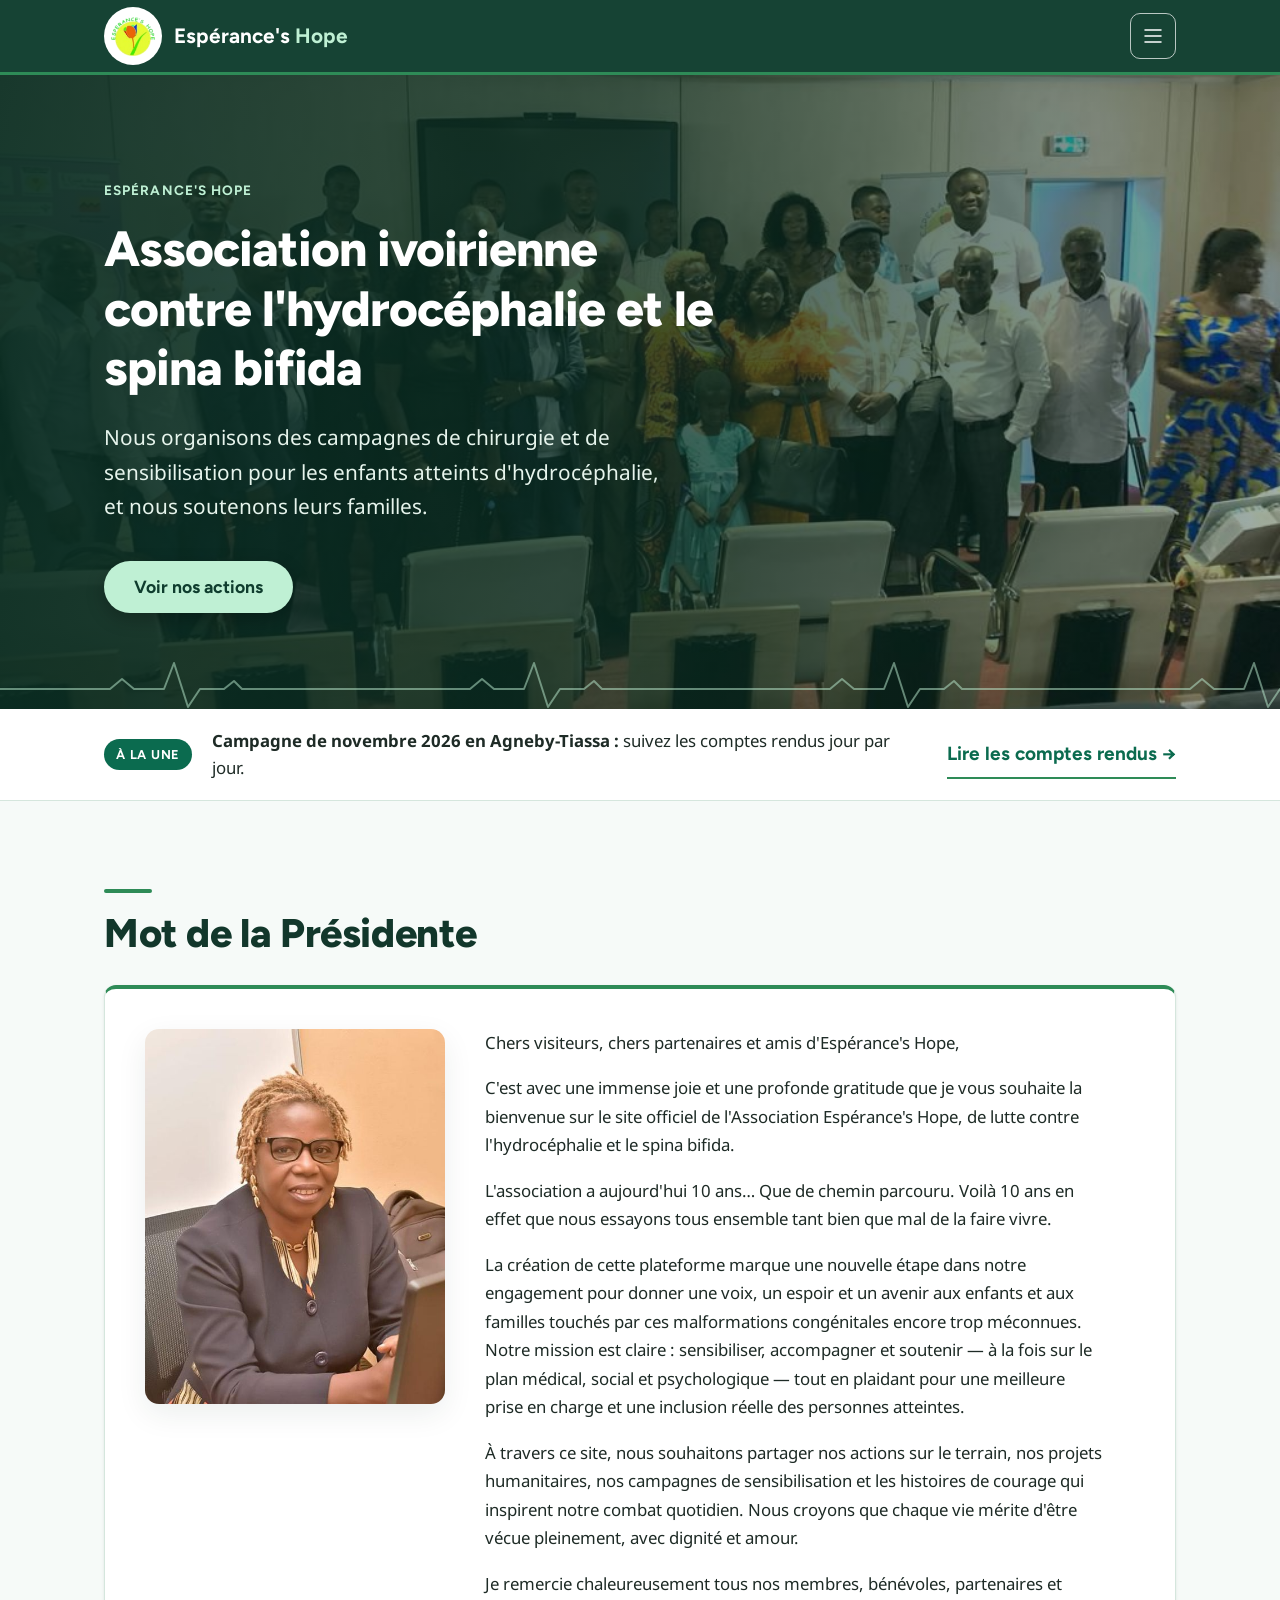
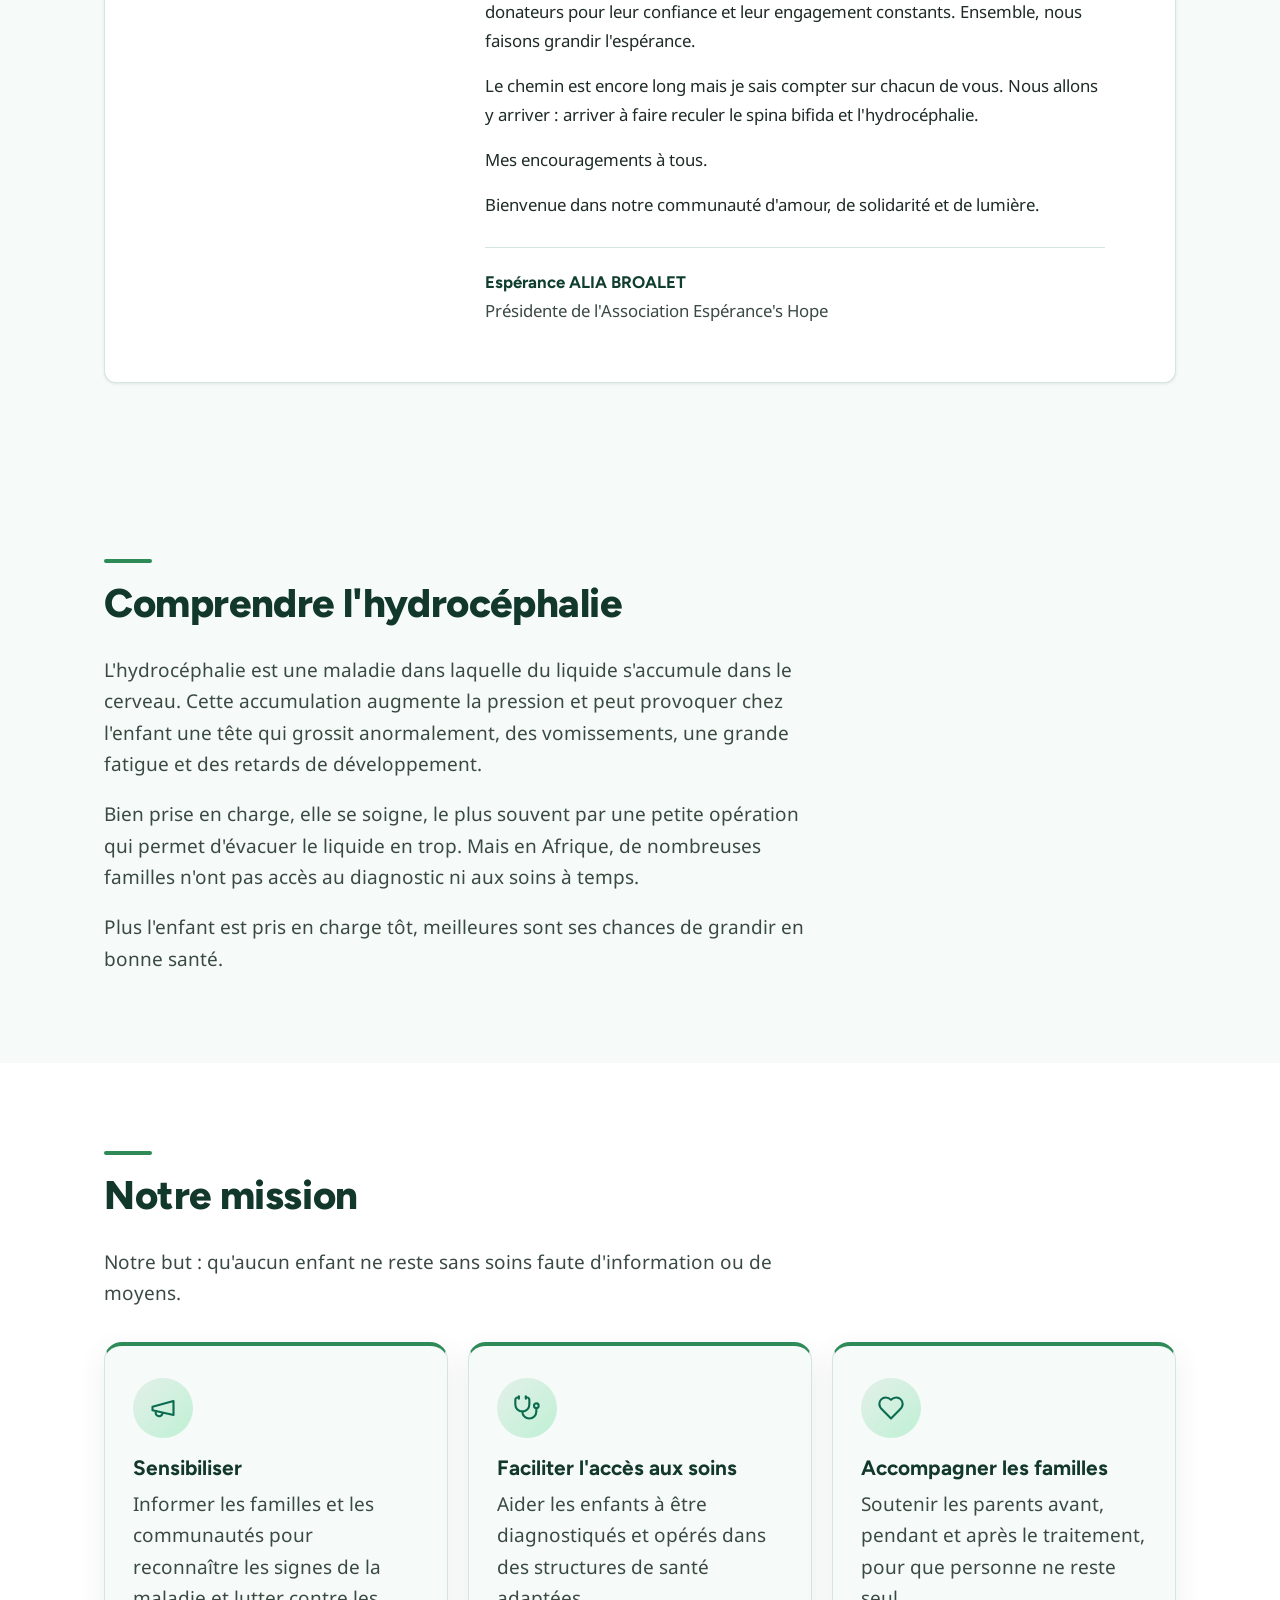
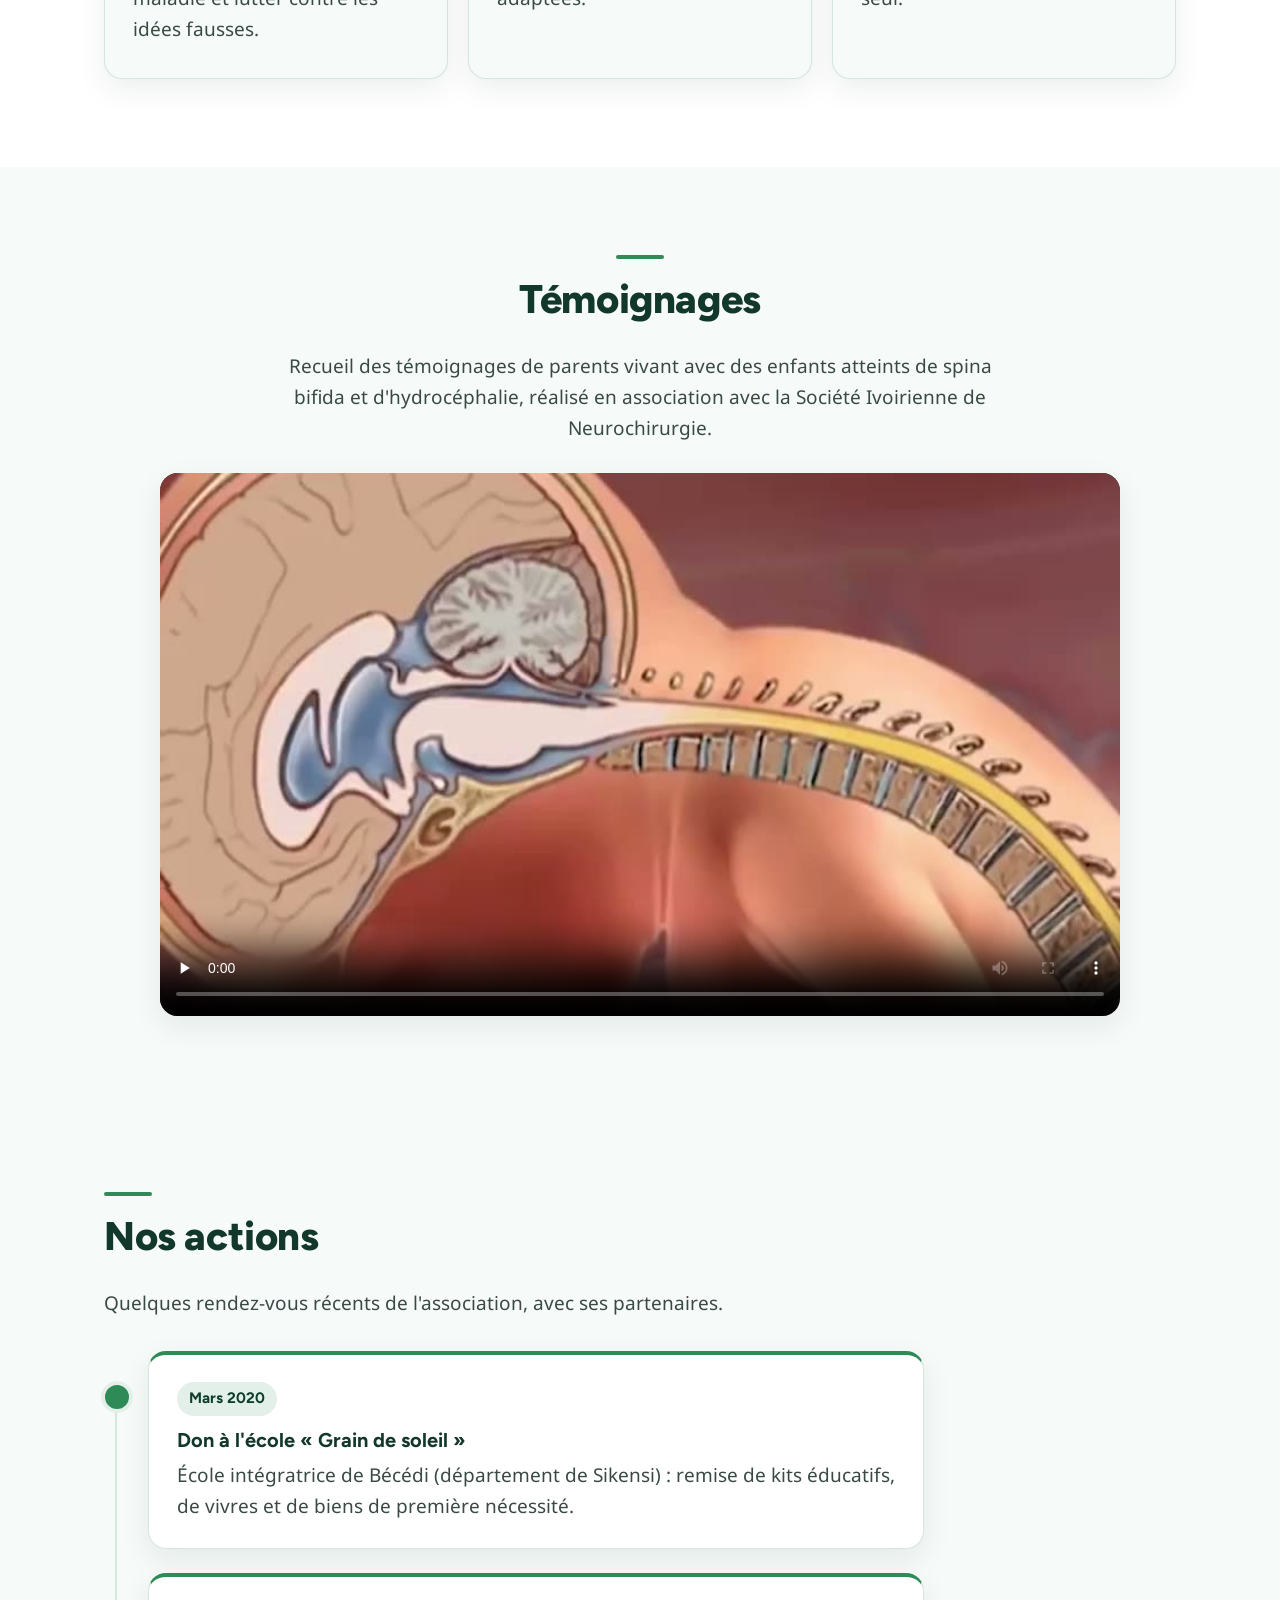
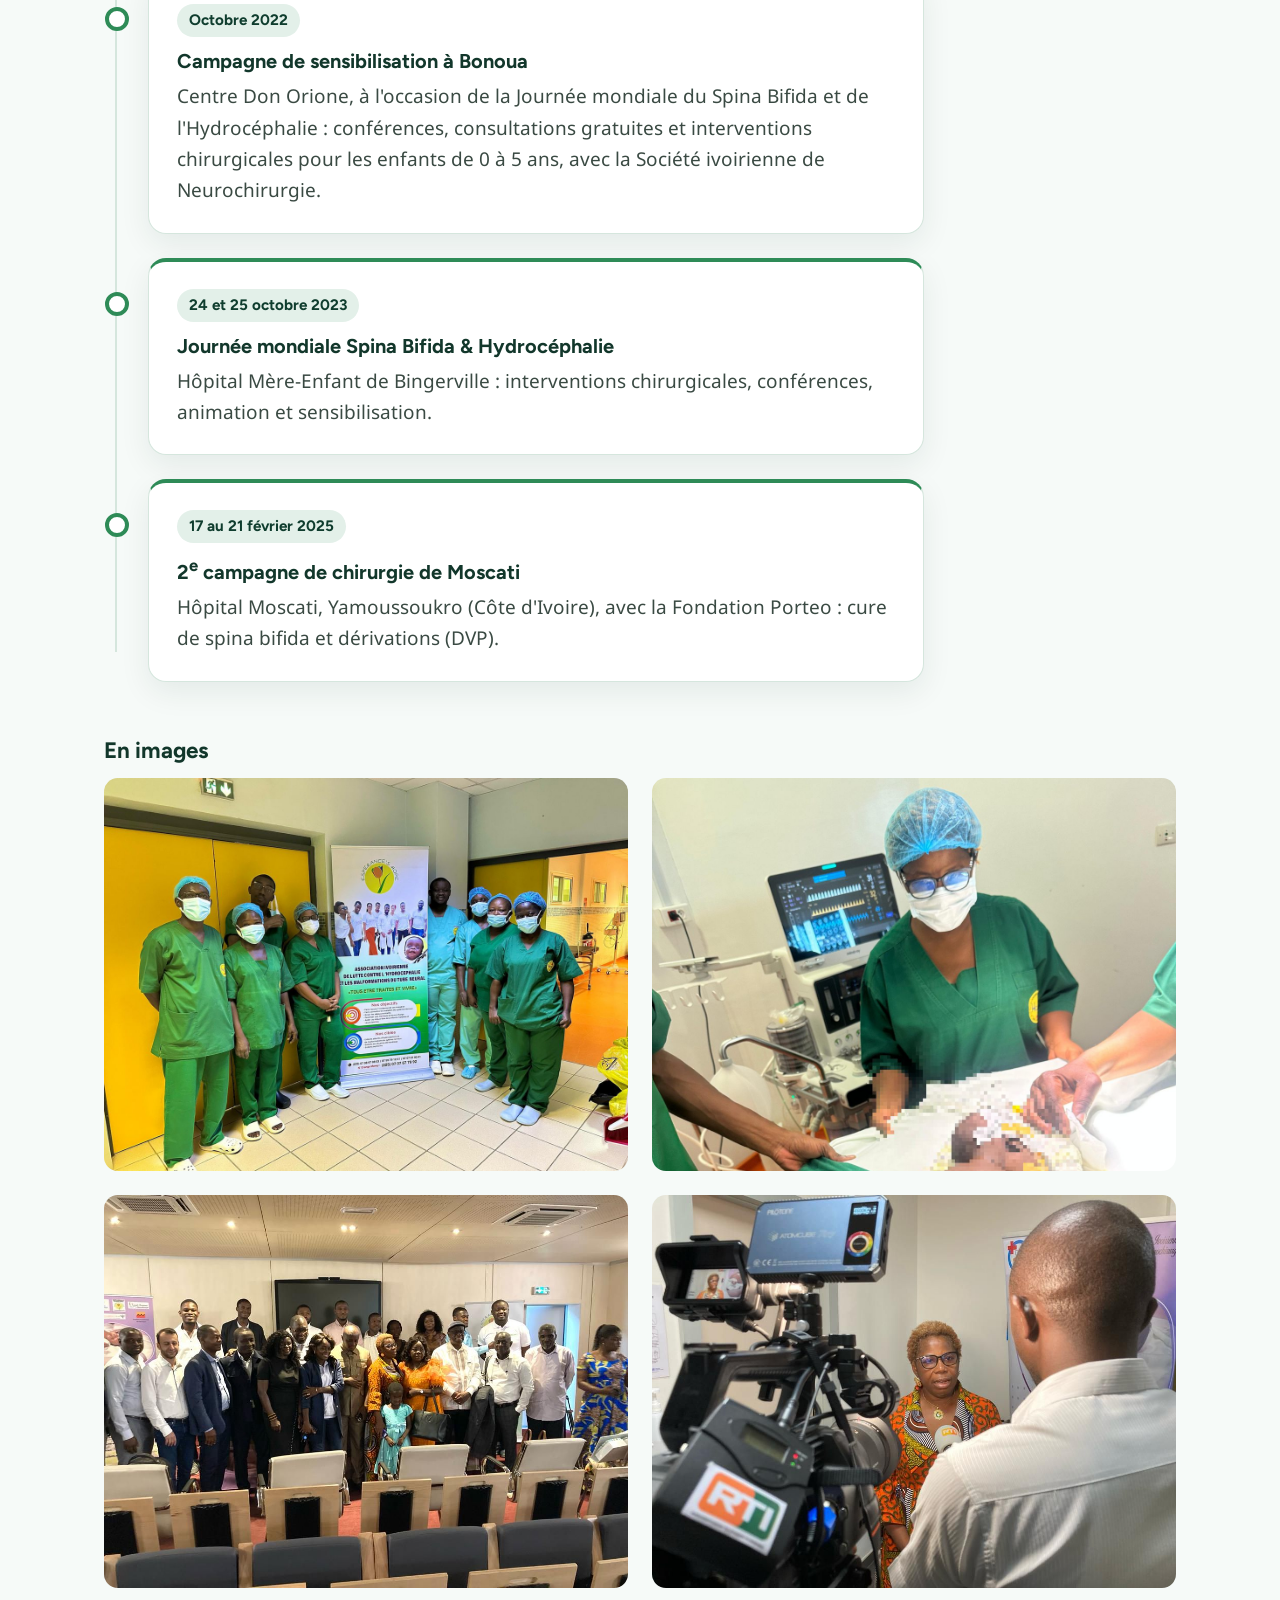
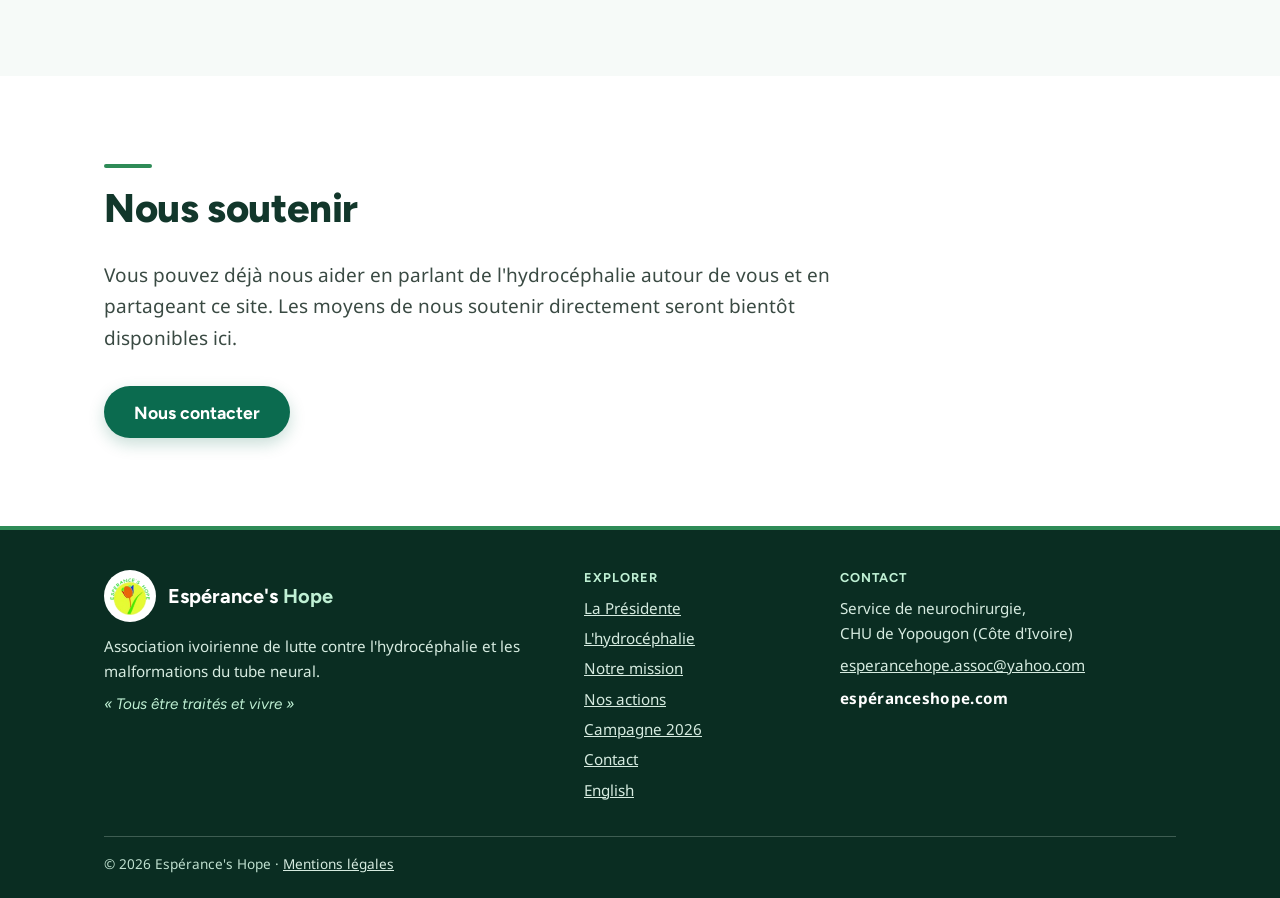
<file: index.html>
<!DOCTYPE html>
<html lang="fr">
<head>
  <meta charset="utf-8">
  <meta name="viewport" content="width=device-width, initial-scale=1">
  <title>Espérance's Hope – Hydrocéphalie et spina bifida, Côte d'Ivoire</title>
  <meta name="description" content="Association ivoirienne contre l'hydrocéphalie et le spina bifida chez l'enfant : sensibilisation, accès aux soins et soutien aux familles en Côte d'Ivoire.">
  <link rel="canonical" href="https://xn--espranceshope-dhb.com/">
  <link rel="alternate" hreflang="fr" href="https://xn--espranceshope-dhb.com/">
  <link rel="alternate" hreflang="en" href="https://xn--espranceshope-dhb.com/en/">
  <link rel="alternate" hreflang="x-default" href="https://xn--espranceshope-dhb.com/">
  <meta property="og:type" content="website">
  <meta property="og:site_name" content="Espérance's Hope">
  <meta property="og:locale" content="fr_FR">
  <meta property="og:locale:alternate" content="en_US">
  <meta property="og:url" content="https://xn--espranceshope-dhb.com/">
  <meta property="og:title" content="Espérance's Hope – Hydrocéphalie et spina bifida, Côte d'Ivoire">
  <meta property="og:description" content="Association ivoirienne contre l'hydrocéphalie et le spina bifida chez l'enfant : sensibilisation, accès aux soins et soutien aux familles en Côte d'Ivoire.">
  <meta property="og:image" content="https://xn--espranceshope-dhb.com/images/apercu-partage.jpg">
  <meta property="og:image:width" content="1200">
  <meta property="og:image:height" content="630">
  <meta property="og:image:alt" content="Espérance's Hope : chaque enfant mérite d'être soigné">
  <meta name="twitter:card" content="summary_large_image">
  <meta name="twitter:title" content="Espérance's Hope – Hydrocéphalie et spina bifida, Côte d'Ivoire">
  <meta name="twitter:description" content="Association ivoirienne contre l'hydrocéphalie et le spina bifida chez l'enfant : sensibilisation, accès aux soins et soutien aux familles en Côte d'Ivoire.">
  <meta name="twitter:image" content="https://xn--espranceshope-dhb.com/images/apercu-partage.jpg">
  <link rel="icon" href="/favicon.ico" sizes="any">
  <link rel="apple-touch-icon" href="/apple-touch-icon.png">
  <link rel="manifest" href="/site.webmanifest">
  <meta name="theme-color" content="#0f3d2e">
  <script type="application/ld+json">{"@context": "https://schema.org", "@type": "NGO", "name": "Espérance's Hope", "url": "https://xn--espranceshope-dhb.com/", "logo": "https://xn--espranceshope-dhb.com/images/logo.png", "email": "esperancehope.assoc@yahoo.com", "description": "Association ivoirienne de lutte contre l'hydrocéphalie et les malformations du tube neural.", "areaServed": {"@type": "Country", "name": "Côte d'Ivoire"}, "address": {"@type": "PostalAddress", "addressLocality": "Abidjan", "addressCountry": "CI"}, "inLanguage": ["fr", "en"]}</script>
  <link rel="preconnect" href="https://fonts.googleapis.com">
  <link rel="preconnect" href="https://fonts.gstatic.com" crossorigin>
  <link rel="stylesheet" href="https://fonts.googleapis.com/css2?family=Figtree:wght@500;600;700;800&family=Noto+Sans:ital,wght@0,400;0,500;0,600;1,400&display=swap">
  <link rel="stylesheet" href="/style.css?v=20261110b">
  <script>document.documentElement.className += ' js'; setTimeout(function(){ if (!window.__revealOk) document.documentElement.className = document.documentElement.className.replace(' js',''); }, 6000);</script>
</head>
<body>
<div id="root" data-page="home-fr"><a class="skip" href="#contenu">Aller au contenu</a><header class="top"><div class="wrap"><a class="brand" href="#accueil" aria-label="Espérance&#x27;s Hope, accueil"><img class="logo" src="/images/logo.png" width="164" height="146" alt="" decoding="async"/><span class="brand-name">Espérance&#x27;s <span>Hope</span></span></a><button class="burger" type="button" aria-label="Ouvrir le menu" aria-expanded="false" aria-controls="menu"><svg viewBox="0 0 24 24" fill="none" stroke="currentColor" stroke-width="1.5" stroke-linecap="round" stroke-linejoin="round" aria-hidden="true"><path d="M4 6h16M4 12h16M4 18h16"></path></svg></button><nav id="menu" aria-label="Navigation principale"><a href="#presidente">La Présidente</a><a href="#mission">Notre mission</a><a href="#agir">Nos actions</a><a href="/campagne-2026/">Campagne 2026</a><a class="nav-cta" href="/contact/">Contact</a><a class="lang" href="/en/" hrefLang="en" lang="en">English</a></nav></div></header><main id="contenu"><section class="hero" id="accueil"><div class="wrap"><div class="hero-text"><p class="eyebrow">Espérance&#x27;s Hope</p><h1>Association ivoirienne contre l&#x27;hydrocéphalie et le spina bifida</h1><p class="lead">Nous organisons des campagnes de chirurgie et de sensibilisation pour les enfants atteints d&#x27;hydrocéphalie, et nous soutenons leurs familles.</p><a class="btn" href="#agir">Voir nos actions</a></div></div></section><section class="news" aria-label="À la une"><div class="wrap news-inner"><span class="news-tag">À la une</span><p><strong>Campagne de novembre 2026 en Agneby-Tiassa :</strong> suivez les comptes rendus jour par jour.</p><a class="news-link" href="/campagne-2026/">Lire les comptes rendus</a></div></section><section class="pres" id="presidente"><div class="wrap reveal"><h2>Mot de la Présidente</h2><div class="president"><figure class="portrait"><img src="/images/presidente.jpg" width="1000" height="666" alt="Portrait de la Présidente, assise à un bureau devant un ordinateur" loading="lazy" decoding="async"/></figure><div class="message"><p>Chers visiteurs, chers partenaires et amis d&#x27;Espérance&#x27;s Hope,</p><p>C&#x27;est avec une immense joie et une profonde gratitude que je vous souhaite la bienvenue sur le site officiel de l&#x27;Association Espérance&#x27;s Hope, de lutte contre l&#x27;hydrocéphalie et le spina bifida.</p><p>L&#x27;association a aujourd&#x27;hui 10 ans… Que de chemin parcouru. Voilà 10 ans en effet que nous essayons tous ensemble tant bien que mal de la faire vivre.</p><p>La création de cette plateforme marque une nouvelle étape dans notre engagement pour donner une voix, un espoir et un avenir aux enfants et aux familles touchés par ces malformations congénitales encore trop méconnues. Notre mission est claire : sensibiliser, accompagner et soutenir — à la fois sur le plan médical, social et psychologique — tout en plaidant pour une meilleure prise en charge et une inclusion réelle des personnes atteintes.</p><p>À travers ce site, nous souhaitons partager nos actions sur le terrain, nos projets humanitaires, nos campagnes de sensibilisation et les histoires de courage qui inspirent notre combat quotidien. Nous croyons que chaque vie mérite d&#x27;être vécue pleinement, avec dignité et amour.</p><p>Je remercie chaleureusement tous nos membres, bénévoles, partenaires et donateurs pour leur confiance et leur engagement constants. Ensemble, nous faisons grandir l&#x27;espérance.</p><p>Le chemin est encore long mais je sais compter sur chacun de vous. Nous allons y arriver : arriver à faire reculer le spina bifida et l&#x27;hydrocéphalie.</p><p>Mes encouragements à tous.</p><p>Bienvenue dans notre communauté d&#x27;amour, de solidarité et de lumière.</p><p class="signature"><strong>Espérance ALIA BROALET</strong><br/>Présidente de l&#x27;Association Espérance&#x27;s Hope</p></div></div></div></section><section id="hydrocephalie"><div class="wrap reveal"><h2>Comprendre l&#x27;hydrocéphalie</h2><div class="prose"><p class="intro">L&#x27;hydrocéphalie est une maladie dans laquelle du liquide s&#x27;accumule dans le cerveau. Cette accumulation augmente la pression et peut provoquer chez l&#x27;enfant une tête qui grossit anormalement, des vomissements, une grande fatigue et des retards de développement.</p><p class="intro">Bien prise en charge, elle se soigne, le plus souvent par une petite opération qui permet d&#x27;évacuer le liquide en trop. Mais en Afrique, de nombreuses familles n&#x27;ont pas accès au diagnostic ni aux soins à temps.</p><p class="intro">Plus l&#x27;enfant est pris en charge tôt, meilleures sont ses chances de grandir en bonne santé.</p></div></div></section><section class="alt" id="mission"><div class="wrap reveal"><h2>Notre mission</h2><p class="intro">Notre but : qu&#x27;aucun enfant ne reste sans soins faute d&#x27;information ou de moyens.</p><ol class="steps"><li class="step"><span class="icon" aria-hidden="true"><svg aria-hidden="true" viewBox="0 0 24 24" width="28" height="28" fill="none" stroke="currentColor" stroke-width="1.8" stroke-linecap="round" stroke-linejoin="round"><path d="m3 11 18-5v12L3 14v-3z"></path><path d="M11.6 16.8a3 3 0 1 1-5.8-1.6"></path></svg></span><h3>Sensibiliser</h3><p>Informer les familles et les communautés pour reconnaître les signes de la maladie et lutter contre les idées fausses.</p></li><li class="step"><span class="icon" aria-hidden="true"><svg aria-hidden="true" viewBox="0 0 24 24" width="28" height="28" fill="none" stroke="currentColor" stroke-width="1.8" stroke-linecap="round" stroke-linejoin="round"><path d="M11 2v2"></path><path d="M5 2v2"></path><path d="M5 3H4a2 2 0 0 0-2 2v4a6 6 0 0 0 12 0V5a2 2 0 0 0-2-2h-1"></path><path d="M8 15a6 6 0 0 0 12 0v-3"></path><circle cx="20" cy="10" r="2"></circle></svg></span><h3>Faciliter l&#x27;accès aux soins</h3><p>Aider les enfants à être diagnostiqués et opérés dans des structures de santé adaptées.</p></li><li class="step"><span class="icon" aria-hidden="true"><svg aria-hidden="true" viewBox="0 0 24 24" width="28" height="28" fill="none" stroke="currentColor" stroke-width="1.8" stroke-linecap="round" stroke-linejoin="round"><path d="M19 14c1.49-1.46 3-3.21 3-5.5A5.5 5.5 0 0 0 16.5 3c-1.76 0-3 .5-4.5 2-1.5-1.5-2.74-2-4.5-2A5.5 5.5 0 0 0 2 8.5c0 2.3 1.5 4.05 3 5.5l7 7Z"></path></svg></span><h3>Accompagner les familles</h3><p>Soutenir les parents avant, pendant et après le traitement, pour que personne ne reste seul.</p></li></ol></div></section><section id="temoignages"><div class="wrap reveal"><h2>Témoignages</h2><p class="intro">Recueil des témoignages de parents vivant avec des enfants atteints de spina bifida et d&#x27;hydrocéphalie, réalisé en association avec la Société Ivoirienne de Neurochirurgie.</p><figure class="video"><video controls="" preload="none" poster="/video/temoignages.jpg" width="848" height="480" aria-label="Vidéo : recueil de témoignages de parents (durée : 3 min 28)"><source src="/video/temoignages.mp4" type="video/mp4"/><p>Votre navigateur ne lit pas les vidéos. Vous pouvez la télécharger : <a href="/video/temoignages.mp4">MP4</a>.</p></video></figure></div></section><section id="agir"><div class="wrap reveal"><h2>Nos actions</h2><p class="intro">Quelques rendez-vous récents de l&#x27;association, avec ses partenaires.</p><ul class="events"><li><time>Mars 2020</time><h3>Don à l&#x27;école « Grain de soleil »</h3><p>École intégratrice de Bécédi (département de Sikensi) : remise de kits éducatifs, de vivres et de biens de première nécessité.</p></li><li><time>Octobre 2022</time><h3>Campagne de sensibilisation à Bonoua</h3><p>Centre Don Orione, à l&#x27;occasion de la Journée mondiale du Spina Bifida et de l&#x27;Hydrocéphalie : conférences, consultations gratuites et interventions chirurgicales pour les enfants de 0 à 5 ans, avec la Société ivoirienne de Neurochirurgie.</p></li><li><time>24 et 25 octobre 2023</time><h3>Journée mondiale Spina Bifida &amp; Hydrocéphalie</h3><p>Hôpital Mère-Enfant de Bingerville : interventions chirurgicales, conférences, animation et sensibilisation.</p></li><li><time>17 au 21 février 2025</time><h3>2<sup>e</sup> campagne de chirurgie de Moscati</h3><p>Hôpital Moscati, Yamoussoukro (Côte d&#x27;Ivoire), avec la Fondation Porteo : cure de spina bifida et dérivations (DVP).</p></li></ul><h3 class="gallery-title">En images</h3><div class="gallery"><figure><button type="button" class="zoom" aria-label="Agrandir la photo : Équipe en tenue de bloc devant la bannière de l&#x27;association"><img src="/images/equipe-banniere.jpg" width="1200" height="900" alt="Équipe en tenue de bloc devant la bannière de l&#x27;association" loading="lazy" decoding="async"/></button></figure><figure><button type="button" class="zoom" aria-label="Agrandir la photo : Équipe en tenue verte dans une salle d&#x27;opération, le patient est flouté"><img src="/images/bloc-operatoire.jpg" width="1200" height="936" alt="Équipe en tenue verte dans une salle d&#x27;opération, le patient est flouté" loading="lazy" decoding="async"/></button></figure><figure><button type="button" class="zoom" aria-label="Agrandir la photo : Photo de groupe dans une salle de conférence"><img src="/images/conference.jpg" width="1024" height="768" alt="Photo de groupe dans une salle de conférence" loading="lazy" decoding="async"/></button></figure><figure><button type="button" class="zoom" aria-label="Agrandir la photo : La Présidente répond à une interview face à une caméra RTI"><img src="/images/interview-rti.jpg" width="1024" height="768" alt="La Présidente répond à une interview face à une caméra RTI" loading="lazy" decoding="async"/></button></figure></div><div class="lightbox" role="dialog" aria-modal="true" aria-label="Visionneuse de photos"><button type="button" class="lb-btn lb-close" aria-label="Fermer"><svg viewBox="0 0 24 24" fill="none" stroke="currentColor" stroke-width="2" stroke-linecap="round" stroke-linejoin="round" aria-hidden="true"><path d="M6 6l12 12M18 6L6 18"></path></svg></button><button type="button" class="lb-btn lb-prev" aria-label="Photo précédente"><svg viewBox="0 0 24 24" fill="none" stroke="currentColor" stroke-width="2" stroke-linecap="round" stroke-linejoin="round" aria-hidden="true"><path d="M15 5l-7 7 7 7"></path></svg></button><button type="button" class="lb-btn lb-next" aria-label="Photo suivante"><svg viewBox="0 0 24 24" fill="none" stroke="currentColor" stroke-width="2" stroke-linecap="round" stroke-linejoin="round" aria-hidden="true"><path d="M9 5l7 7-7 7"></path></svg></button><p class="lb-count" aria-live="polite"></p></div></div></section><section class="alt" id="aider"><div class="wrap reveal"><h2>Nous soutenir</h2><div class="support"><p class="intro">Vous pouvez déjà nous aider en parlant de l&#x27;hydrocéphalie autour de vous et en partageant ce site. Les moyens de nous soutenir directement seront bientôt disponibles ici.</p></div><p class="more"><a class="btn" href="/contact/">Nous contacter</a></p></div></section></main><footer><div class="wrap"><div class="foot-grid"><div class="foot-brand"><a class="foot-logo" href="#accueil" aria-label="Espérance&#x27;s Hope, haut de page"><img src="/images/logo.png" width="164" height="146" alt="" loading="lazy" decoding="async"/><span>Espérance&#x27;s <b>Hope</b></span></a><p>Association ivoirienne de lutte contre l&#x27;hydrocéphalie et les malformations du tube neural.</p><p class="motto">« Tous être traités et vivre »</p></div><nav class="foot-col" aria-label="Pied de page"><h2>Explorer</h2><ul><li><a href="#presidente">La Présidente</a></li><li><a href="#hydrocephalie">L&#x27;hydrocéphalie</a></li><li><a href="#mission">Notre mission</a></li><li><a href="#agir">Nos actions</a></li><li><a href="/campagne-2026/">Campagne 2026</a></li><li><a href="/contact/">Contact</a></li><li><a href="/en/" hrefLang="en" lang="en">English</a></li></ul></nav><div class="foot-col contact"><h2>Contact</h2><p>Service de neurochirurgie,<br/>CHU de Yopougon (Côte d&#x27;Ivoire)</p><p><a href="mailto:esperancehope.assoc@yahoo.com">esperancehope.assoc@yahoo.com</a></p><p class="domain">espéranceshope.com</p></div></div><p class="copyright">© 2026 Espérance&#x27;s Hope · <a href="/mentions-legales/">Mentions légales</a></p></div></footer></div>
<script type="module" src="/assets/main-DC-KI_8V.js"></script>
</body>
</html>
</file>
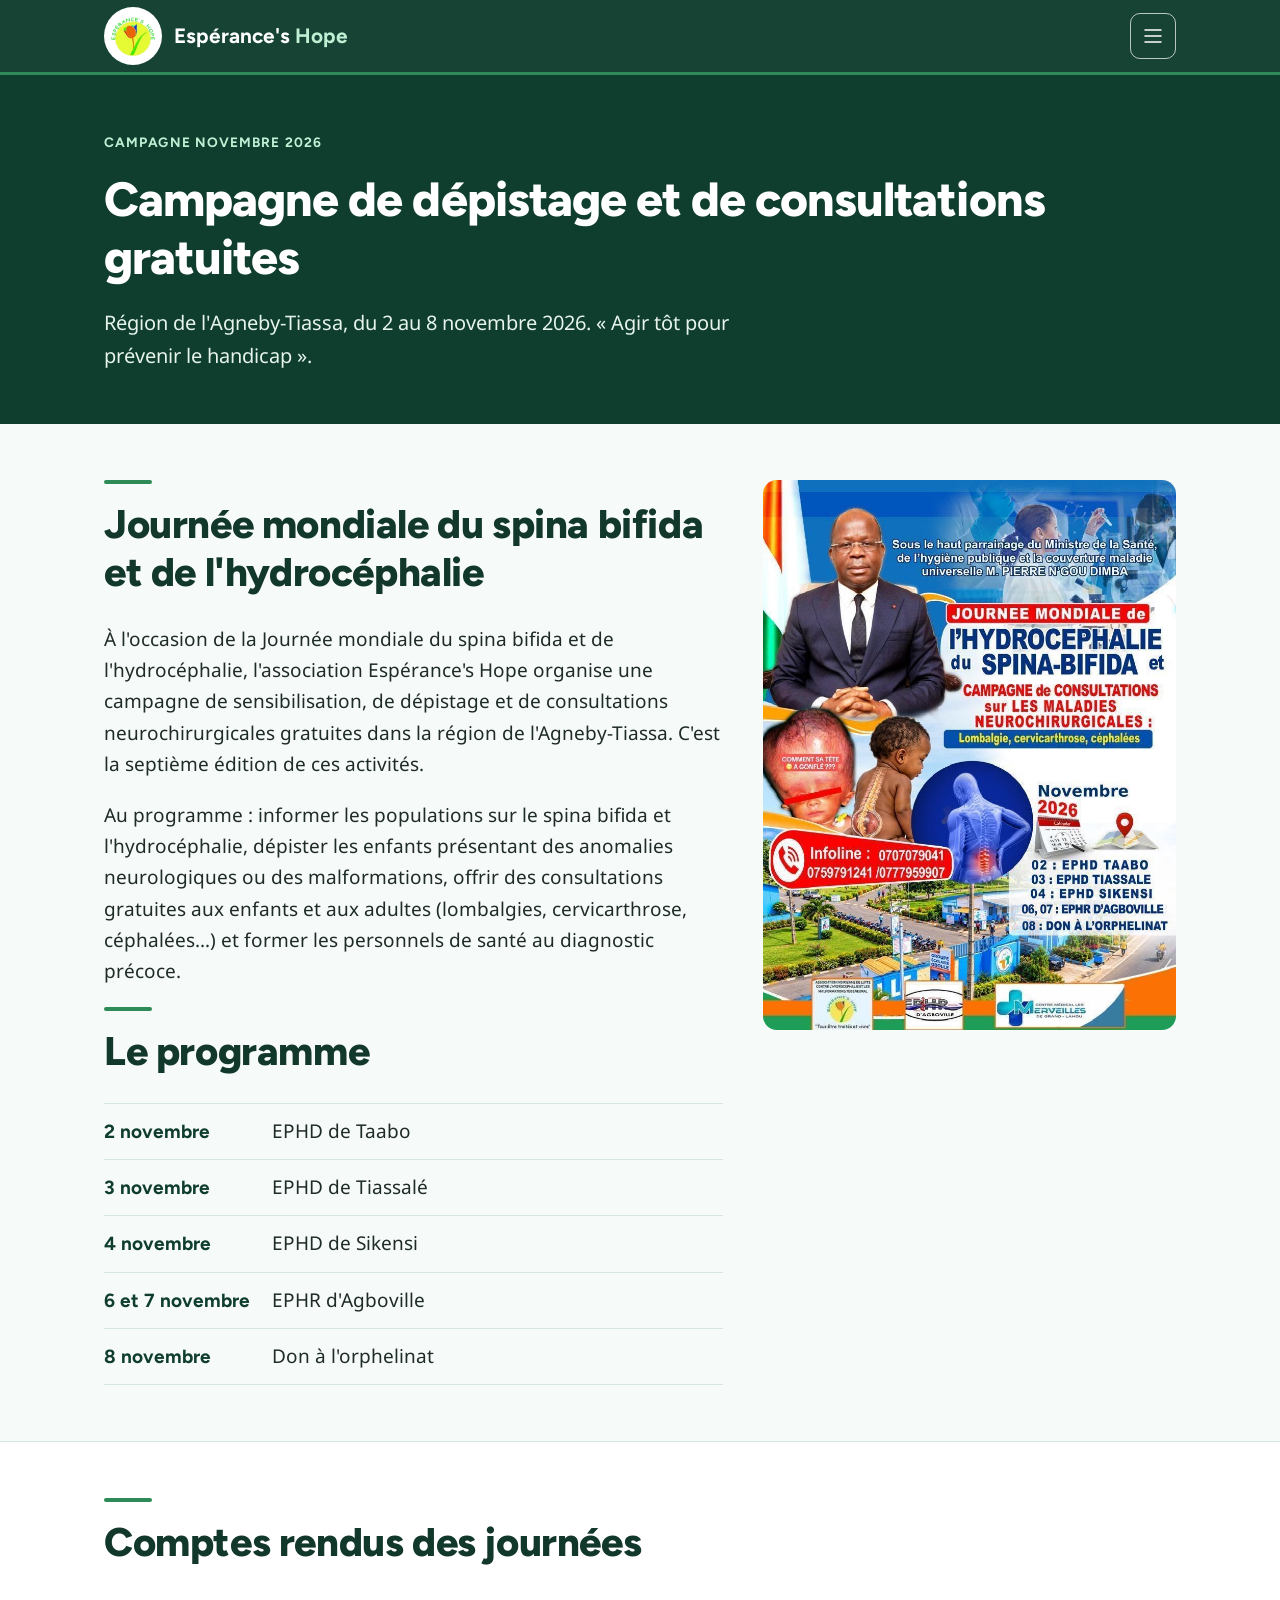
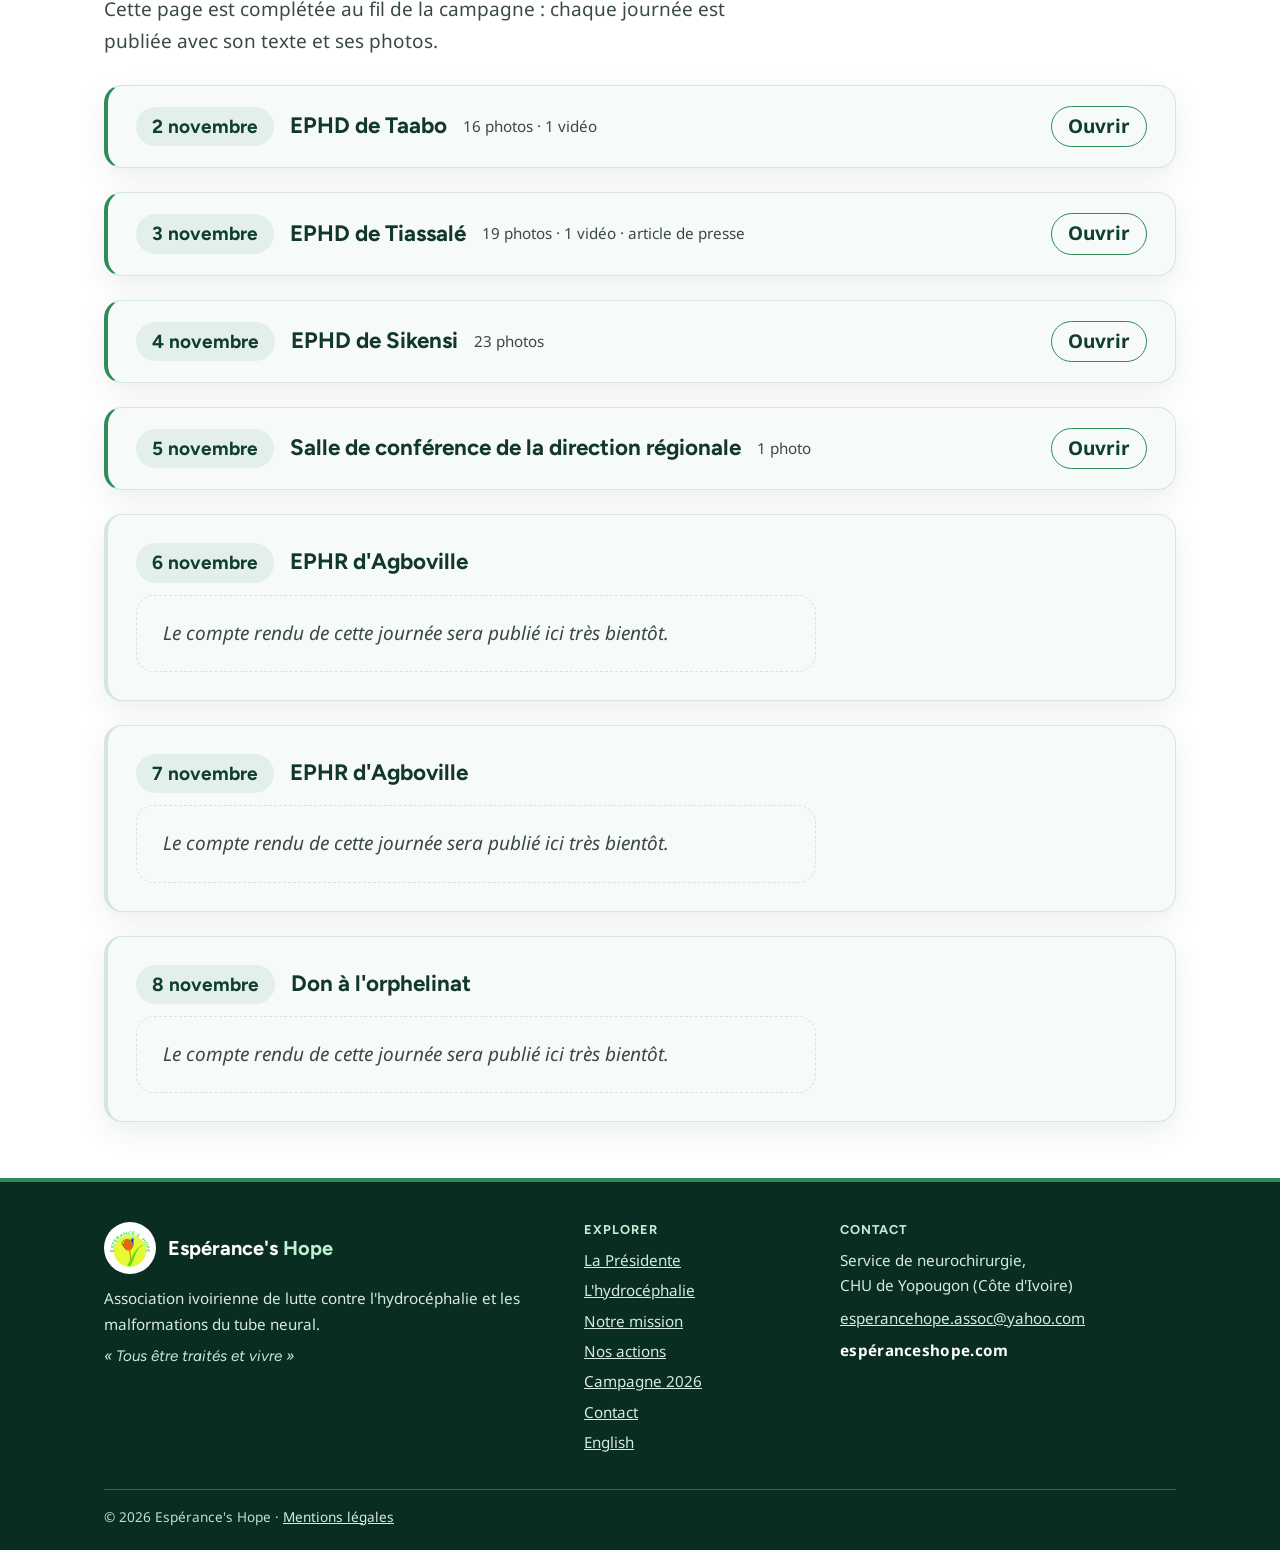
<file: campagne-2026/index.html>
<!DOCTYPE html>
<html lang="fr">
<head>
  <meta charset="utf-8">
  <meta name="viewport" content="width=device-width, initial-scale=1">
  <title>Campagne novembre 2026 – Espérance's Hope</title>
  <meta name="description" content="Campagne de dépistage et de consultations gratuites dans la région de l'Agneby-Tiassa, du 2 au 8 novembre 2026 : programme et comptes rendus.">
  <link rel="canonical" href="https://xn--espranceshope-dhb.com/campagne-2026/">
  <link rel="alternate" hreflang="fr" href="https://xn--espranceshope-dhb.com/campagne-2026/">
  <link rel="alternate" hreflang="en" href="https://xn--espranceshope-dhb.com/en/campaign-2026/">
  <link rel="alternate" hreflang="x-default" href="https://xn--espranceshope-dhb.com/campagne-2026/">
  <meta property="og:type" content="website">
  <meta property="og:site_name" content="Espérance's Hope">
  <meta property="og:locale" content="fr_FR">
  <meta property="og:url" content="https://xn--espranceshope-dhb.com/campagne-2026/">
  <meta property="og:title" content="Campagne novembre 2026 – Espérance's Hope">
  <meta property="og:description" content="Campagne de dépistage et de consultations gratuites dans la région de l'Agneby-Tiassa, du 2 au 8 novembre 2026 : programme et comptes rendus.">
  <meta property="og:image" content="https://xn--espranceshope-dhb.com/images/apercu-partage.jpg">
  <meta property="og:image:width" content="1200">
  <meta property="og:image:height" content="630">
  <meta property="og:image:alt" content="Espérance's Hope">
  <meta name="twitter:card" content="summary_large_image">
  <meta name="twitter:title" content="Campagne novembre 2026 – Espérance's Hope">
  <meta name="twitter:description" content="Campagne de dépistage et de consultations gratuites dans la région de l'Agneby-Tiassa, du 2 au 8 novembre 2026 : programme et comptes rendus.">
  <meta name="twitter:image" content="https://xn--espranceshope-dhb.com/images/apercu-partage.jpg">
  <link rel="icon" href="/favicon.ico" sizes="any">
  <link rel="apple-touch-icon" href="/apple-touch-icon.png">
  <link rel="manifest" href="/site.webmanifest">
  <meta name="theme-color" content="#0f3d2e">
  <link rel="preconnect" href="https://fonts.googleapis.com">
  <link rel="preconnect" href="https://fonts.gstatic.com" crossorigin>
  <link rel="stylesheet" href="https://fonts.googleapis.com/css2?family=Figtree:wght@500;600;700;800&family=Noto+Sans:ital,wght@0,400;0,500;0,600;1,400&display=swap">
  <link rel="stylesheet" href="/style.css?v=20261110b">
  <script>document.documentElement.className += ' js'; setTimeout(function(){ if (!window.__revealOk) document.documentElement.className = document.documentElement.className.replace(' js',''); }, 6000);</script>
</head>
<body>
<div id="root" data-page="campaign-fr"><a class="skip" href="#contenu">Aller au contenu</a><header class="top"><div class="wrap"><a class="brand" href="/#accueil" aria-label="Espérance&#x27;s Hope, accueil"><img class="logo" src="/images/logo.png" width="164" height="146" alt="" decoding="async"/><span class="brand-name">Espérance&#x27;s <span>Hope</span></span></a><button class="burger" type="button" aria-label="Ouvrir le menu" aria-expanded="false" aria-controls="menu"><svg viewBox="0 0 24 24" fill="none" stroke="currentColor" stroke-width="1.5" stroke-linecap="round" stroke-linejoin="round" aria-hidden="true"><path d="M4 6h16M4 12h16M4 18h16"></path></svg></button><nav id="menu" aria-label="Navigation principale"><a href="/#presidente">La Présidente</a><a href="/#mission">Notre mission</a><a href="/#agir">Nos actions</a><a href="/campagne-2026/">Campagne 2026</a><a class="nav-cta" href="/contact/">Contact</a><a class="lang" href="/en/campaign-2026/" hrefLang="en" lang="en">English</a></nav></div></header><main id="contenu"><section class="page-head"><div class="wrap"><p class="eyebrow">Campagne novembre 2026</p><h1>Campagne de dépistage et de consultations gratuites</h1><p class="lead">Région de l&#x27;Agneby-Tiassa, du 2 au 8 novembre 2026. « Agir tôt pour prévenir le handicap ».</p></div></section><section class="campaign"><div class="wrap campaign-intro"><div class="prose"><h2>Journée mondiale du spina bifida et de l&#x27;hydrocéphalie</h2><p>À l&#x27;occasion de la Journée mondiale du spina bifida et de l&#x27;hydrocéphalie, l&#x27;association Espérance&#x27;s Hope organise une campagne de sensibilisation, de dépistage et de consultations neurochirurgicales gratuites dans la région de l&#x27;Agneby-Tiassa. C&#x27;est la septième édition de ces activités.</p><p>Au programme : informer les populations sur le spina bifida et l&#x27;hydrocéphalie, dépister les enfants présentant des anomalies neurologiques ou des malformations, offrir des consultations gratuites aux enfants et aux adultes (lombalgies, cervicarthrose, céphalées…) et former les personnels de santé au diagnostic précoce.</p><h2 id="programme">Le programme</h2><ul class="programme"><li><strong>2 novembre</strong><span>EPHD de Taabo</span></li><li><strong>3 novembre</strong><span>EPHD de Tiassalé</span></li><li><strong>4 novembre</strong><span>EPHD de Sikensi</span></li><li><strong>6 et 7 novembre</strong><span>EPHR d&#x27;Agboville</span></li><li><strong>8 novembre</strong><span>Don à l&#x27;orphelinat</span></li></ul></div><div class="poster-box"><div class="gallery"><figure><button type="button" class="zoom" aria-label="Agrandir la photo : Affiche de la campagne : consultations gratuites en novembre 2026"><img src="/images/campagne-2026/affiche.jpg" width="810" height="1080" alt="Affiche de la campagne : consultations gratuites en novembre 2026" loading="lazy" decoding="async"/></button></figure></div><div class="lightbox" role="dialog" aria-modal="true" aria-label="Visionneuse de photos"><button type="button" class="lb-btn lb-close" aria-label="Fermer"><svg viewBox="0 0 24 24" fill="none" stroke="currentColor" stroke-width="2" stroke-linecap="round" stroke-linejoin="round" aria-hidden="true"><path d="M6 6l12 12M18 6L6 18"></path></svg></button><button type="button" class="lb-btn lb-prev" aria-label="Photo précédente"><svg viewBox="0 0 24 24" fill="none" stroke="currentColor" stroke-width="2" stroke-linecap="round" stroke-linejoin="round" aria-hidden="true"><path d="M15 5l-7 7 7 7"></path></svg></button><button type="button" class="lb-btn lb-next" aria-label="Photo suivante"><svg viewBox="0 0 24 24" fill="none" stroke="currentColor" stroke-width="2" stroke-linecap="round" stroke-linejoin="round" aria-hidden="true"><path d="M9 5l7 7-7 7"></path></svg></button><p class="lb-count" aria-live="polite"></p></div></div></div></section><section class="campaign alt"><div class="wrap"><h2>Comptes rendus des journées</h2><p class="cr-intro">Cette page est complétée au fil de la campagne : chaque journée est publiée avec son texte et ses photos.</p><div class="days"><details class="day done" id="jour-2-novembre"><summary class="day-head"><span class="day-date">2 novembre</span><h3>EPHD de Taabo</h3><span class="day-badges">16 photos · 1 vidéo</span><span class="day-toggle" aria-hidden="true">Ouvrir</span></summary><div class="day-body"><div class="day-text"><p>Les activités ont commencé à 9 h à l&#x27;EPHD de Taabo. À l&#x27;arrivée de la délégation, tout était déjà en place : une bâche pour la sensibilisation sur le spina bifida et l&#x27;hydrocéphalie, trois bureaux de consultation gratuite avec trois médecins, un hall d&#x27;attente, et un quatrième bureau libéré l&#x27;après-midi pour un quatrième médecin.</p><p>La coordinatrice de l&#x27;association a animé la sensibilisation sous la bâche, avec l&#x27;infirmière de la délégation.</p><p>La délégation comptait 4 médecins (2 neurochirurgiens, dont la Présidente de l&#x27;association, et 2 neurochirurgiens en formation), 1 infirmière et la coordinatrice.</p></div><figure class="video"><video controls="" preload="none" poster="/video/formation-taabo.jpg" width="854" height="480" aria-label="Vidéo : formation des agents de santé à Taabo (durée : 3 min 43)"><source src="/video/formation-taabo.mp4" type="video/mp4"/></video></figure></div><div class="day-photos"><h4>Sensibilisation</h4><div class="gallery"><figure><button type="button" class="zoom" aria-label="Agrandir la photo : Public dans la salle d&#x27;attente"><img src="/images/campagne-2026/jour1-01.jpg" width="1000" height="750" alt="Public dans la salle d&#x27;attente" loading="lazy" decoding="async"/></button></figure><figure><button type="button" class="zoom" aria-label="Agrandir la photo : Présentation projetée devant le public"><img src="/images/campagne-2026/jour1-02.jpg" width="1000" height="750" alt="Présentation projetée devant le public" loading="lazy" decoding="async"/></button></figure><figure><button type="button" class="zoom" aria-label="Agrandir la photo : Présentation de l&#x27;affiche de la campagne"><img src="/images/campagne-2026/jour1-03.jpg" width="1000" height="750" alt="Présentation de l&#x27;affiche de la campagne" loading="lazy" decoding="async"/></button></figure><figure><button type="button" class="zoom" aria-label="Agrandir la photo : Public attentif pendant la sensibilisation"><img src="/images/campagne-2026/jour1-04.jpg" width="1000" height="750" alt="Public attentif pendant la sensibilisation" loading="lazy" decoding="async"/></button></figure><figure><button type="button" class="zoom" aria-label="Agrandir la photo : Questions du public"><img src="/images/campagne-2026/jour1-05.jpg" width="1000" height="750" alt="Questions du public" loading="lazy" decoding="async"/></button></figure><figure><button type="button" class="zoom" aria-label="Agrandir la photo : Public dans la salle d&#x27;attente"><img src="/images/campagne-2026/jour1-06.jpg" width="1000" height="750" alt="Public dans la salle d&#x27;attente" loading="lazy" decoding="async"/></button></figure></div><div class="lightbox" role="dialog" aria-modal="true" aria-label="Visionneuse de photos"><button type="button" class="lb-btn lb-close" aria-label="Fermer"><svg viewBox="0 0 24 24" fill="none" stroke="currentColor" stroke-width="2" stroke-linecap="round" stroke-linejoin="round" aria-hidden="true"><path d="M6 6l12 12M18 6L6 18"></path></svg></button><button type="button" class="lb-btn lb-prev" aria-label="Photo précédente"><svg viewBox="0 0 24 24" fill="none" stroke="currentColor" stroke-width="2" stroke-linecap="round" stroke-linejoin="round" aria-hidden="true"><path d="M15 5l-7 7 7 7"></path></svg></button><button type="button" class="lb-btn lb-next" aria-label="Photo suivante"><svg viewBox="0 0 24 24" fill="none" stroke="currentColor" stroke-width="2" stroke-linecap="round" stroke-linejoin="round" aria-hidden="true"><path d="M9 5l7 7-7 7"></path></svg></button><p class="lb-count" aria-live="polite"></p></div></div><div class="day-photos"><h4>Le public et l&#x27;équipe</h4><div class="gallery"><figure><button type="button" class="zoom" aria-label="Agrandir la photo : L&#x27;équipe et le public sous la bâche"><img src="/images/campagne-2026/jour1-07.jpg" width="1000" height="750" alt="L&#x27;équipe et le public sous la bâche" loading="lazy" decoding="async"/></button></figure><figure><button type="button" class="zoom" aria-label="Agrandir la photo : L&#x27;équipe devant le public"><img src="/images/campagne-2026/jour1-08.jpg" width="1000" height="750" alt="L&#x27;équipe devant le public" loading="lazy" decoding="async"/></button></figure><figure><button type="button" class="zoom" aria-label="Agrandir la photo : Le public sous la bâche"><img src="/images/campagne-2026/jour1-09.jpg" width="1000" height="750" alt="Le public sous la bâche" loading="lazy" decoding="async"/></button></figure></div><div class="lightbox" role="dialog" aria-modal="true" aria-label="Visionneuse de photos"><button type="button" class="lb-btn lb-close" aria-label="Fermer"><svg viewBox="0 0 24 24" fill="none" stroke="currentColor" stroke-width="2" stroke-linecap="round" stroke-linejoin="round" aria-hidden="true"><path d="M6 6l12 12M18 6L6 18"></path></svg></button><button type="button" class="lb-btn lb-prev" aria-label="Photo précédente"><svg viewBox="0 0 24 24" fill="none" stroke="currentColor" stroke-width="2" stroke-linecap="round" stroke-linejoin="round" aria-hidden="true"><path d="M15 5l-7 7 7 7"></path></svg></button><button type="button" class="lb-btn lb-next" aria-label="Photo suivante"><svg viewBox="0 0 24 24" fill="none" stroke="currentColor" stroke-width="2" stroke-linecap="round" stroke-linejoin="round" aria-hidden="true"><path d="M9 5l7 7-7 7"></path></svg></button><p class="lb-count" aria-live="polite"></p></div></div><div class="day-photos"><h4>L&#x27;équipe</h4><div class="gallery"><figure><button type="button" class="zoom" aria-label="Agrandir la photo : L&#x27;équipe devant la maternité"><img src="/images/campagne-2026/jour1-10.jpg" width="1000" height="750" alt="L&#x27;équipe devant la maternité" loading="lazy" decoding="async"/></button></figure><figure><button type="button" class="zoom" aria-label="Agrandir la photo : L&#x27;équipe en tee-shirts de l&#x27;association"><img src="/images/campagne-2026/jour1-11.jpg" width="1000" height="750" alt="L&#x27;équipe en tee-shirts de l&#x27;association" loading="lazy" decoding="async"/></button></figure><figure><button type="button" class="zoom" aria-label="Agrandir la photo : L&#x27;équipe devant la maternité"><img src="/images/campagne-2026/jour1-12.jpg" width="1000" height="750" alt="L&#x27;équipe devant la maternité" loading="lazy" decoding="async"/></button></figure><figure><button type="button" class="zoom" aria-label="Agrandir la photo : L&#x27;équipe en tee-shirts de l&#x27;association"><img src="/images/campagne-2026/jour1-13.jpg" width="1000" height="750" alt="L&#x27;équipe en tee-shirts de l&#x27;association" loading="lazy" decoding="async"/></button></figure></div><div class="lightbox" role="dialog" aria-modal="true" aria-label="Visionneuse de photos"><button type="button" class="lb-btn lb-close" aria-label="Fermer"><svg viewBox="0 0 24 24" fill="none" stroke="currentColor" stroke-width="2" stroke-linecap="round" stroke-linejoin="round" aria-hidden="true"><path d="M6 6l12 12M18 6L6 18"></path></svg></button><button type="button" class="lb-btn lb-prev" aria-label="Photo précédente"><svg viewBox="0 0 24 24" fill="none" stroke="currentColor" stroke-width="2" stroke-linecap="round" stroke-linejoin="round" aria-hidden="true"><path d="M15 5l-7 7 7 7"></path></svg></button><button type="button" class="lb-btn lb-next" aria-label="Photo suivante"><svg viewBox="0 0 24 24" fill="none" stroke="currentColor" stroke-width="2" stroke-linecap="round" stroke-linejoin="round" aria-hidden="true"><path d="M9 5l7 7-7 7"></path></svg></button><p class="lb-count" aria-live="polite"></p></div></div><div class="day-photos"><h4>Consultations</h4><div class="gallery"><figure><button type="button" class="zoom" aria-label="Agrandir la photo : Consultation gratuite"><img src="/images/campagne-2026/jour1-14.jpg" width="1000" height="750" alt="Consultation gratuite" loading="lazy" decoding="async"/></button></figure><figure><button type="button" class="zoom" aria-label="Agrandir la photo : Accueil et enregistrement d&#x27;une patiente"><img src="/images/campagne-2026/jour1-15.jpg" width="750" height="1000" alt="Accueil et enregistrement d&#x27;une patiente" loading="lazy" decoding="async"/></button></figure><figure><button type="button" class="zoom" aria-label="Agrandir la photo : Entretien avec un patient"><img src="/images/campagne-2026/jour1-16.jpg" width="750" height="1000" alt="Entretien avec un patient" loading="lazy" decoding="async"/></button></figure></div><div class="lightbox" role="dialog" aria-modal="true" aria-label="Visionneuse de photos"><button type="button" class="lb-btn lb-close" aria-label="Fermer"><svg viewBox="0 0 24 24" fill="none" stroke="currentColor" stroke-width="2" stroke-linecap="round" stroke-linejoin="round" aria-hidden="true"><path d="M6 6l12 12M18 6L6 18"></path></svg></button><button type="button" class="lb-btn lb-prev" aria-label="Photo précédente"><svg viewBox="0 0 24 24" fill="none" stroke="currentColor" stroke-width="2" stroke-linecap="round" stroke-linejoin="round" aria-hidden="true"><path d="M15 5l-7 7 7 7"></path></svg></button><button type="button" class="lb-btn lb-next" aria-label="Photo suivante"><svg viewBox="0 0 24 24" fill="none" stroke="currentColor" stroke-width="2" stroke-linecap="round" stroke-linejoin="round" aria-hidden="true"><path d="M9 5l7 7-7 7"></path></svg></button><p class="lb-count" aria-live="polite"></p></div></div></details><details class="day done" id="jour-3-novembre"><summary class="day-head"><span class="day-date">3 novembre</span><h3>EPHD de Tiassalé</h3><span class="day-badges">19 photos · 1 vidéo · article de presse</span><span class="day-toggle" aria-hidden="true">Ouvrir</span></summary><div class="day-body"><div class="day-text"><p>La campagne de sensibilisation, de consultations médicales gratuites et de formation des professionnels de santé de l&#x27;ONG Espérance&#x27;s Hope s&#x27;est déroulée mardi 3 novembre 2026, à l&#x27;EPHD de Tiassalé. Au total, une centaine de personnes ont été sensibilisées et consultées. Deux cas d&#x27;hydrocéphalie ont été diagnostiqués chez des enfants sur un total de 7 enfants reçus en consultation par les équipes médicales.</p><p>Ces journées parrainées par le Ministre de la santé, de l&#x27;hygiène publique et de la couverture maladie universelle, Pierre N&#x27;Gou Dimba, se sont déroulées sous la conduite de Broalet Maman You Espérance épouse Alia, présidente de l&#x27;ONG Espérance&#x27;s Hope, professeure de neurochirurgie et d&#x27;anatomie et cheffe du service de neurochirurgie de l&#x27;hôpital catholique Saint-Joseph Moscati de Yamoussoukro, et du Dr Williams Panan Bamba, neurochirurgien à l&#x27;EPHR de San Pedro, et chargé de l&#x27;organisation des activités.</p><p>Cette initiative vise à renforcer la sensibilisation sur le spina-bifida et l&#x27;hydrocéphalie.</p><p>À son arrivée, la délégation a été accueillie par le médecin-chef de l&#x27;établissement, le docteur Yobouet Séraphin, en l&#x27;absence de la directrice, la docteure Eulalie Thes Dassoko.</p><details class="press-article"><summary>Dans la presse : Business &amp; Actuality TV</summary><p class="press-credit">Article de Clément EWOUEDJE, publié le 4 novembre 2026 par Business &amp; Actuality TV. Reproduit avec autorisation.</p><p>Après une première étape à Taabo, la campagne de sensibilisation, de consultations médicales gratuites et de formation de l’ONG Espérance’s Hope s’est poursuivie, mardi 3 novembre 2026, à Tiassalé. Cette deuxième étape a notamment permis de sensibiliser les populations, de consulter sept enfants, parmi lesquels deux cas d’hydrocéphalie ont été reçus par les équipes médicales, et de renforcer les capacités d’une quarantaine de professionnels de santé.</p><p>La deuxième étape de cette mission s’est déroulée à l’Établissement public hospitalier départemental de Tiassalé (EPHD), sous la conduite de Broalet Maman You Espérance épouse Alia, présidente de l’ONG Espérance’s Hope, professeure de neurochirurgie et d’anatomie et cheffe du service de neurochirurgie de l’hôpital catholique Saint-Joseph Moscati de Yamoussoukro.</p><p>Portée par le ministre de la Santé, de l’Hygiène publique et de la Couverture maladie universelle, Pierre N’Gou Dimba, financée par le Conseil régional de l’Agnéby-Tiassa et mise en œuvre en partenariat avec l’ONG Espérance’s Hope, cette initiative vise à renforcer la sensibilisation sur le spina-bifida et l’hydrocéphalie, à faciliter l’accès aux consultations spécialisées et à améliorer les connaissances des professionnels de santé sur ces pathologies.</p><p>À son arrivée, la délégation a été accueillie par le médecin-chef de l’établissement, le docteur Yobouet Séraphin, en l’absence de la directrice, la docteure Eulalie Thes Dassoko. Plusieurs praticiens de l’hôpital, notamment des spécialistes en radiologie, en chirurgie et en cardiologie, ont également été associés au déroulement des activités.</p><p>Sur le plan organisationnel, le Dr Williams Panan Bamba, chargé de l’organisation, a également contribué à la préparation et au bon déroulement de cette étape de la campagne. La mission comptait par ailleurs Attissou Marie Marguerite, psychomotricienne à l’hôpital Don Orion de Bonoua.</p><p>Le bilan médical de cette journée fait état de sept enfants consultés par les équipes spécialisées. Parmi eux, deux cas d’hydrocéphalie ont été reçus. Il convient de préciser que ces enfants ont bénéficié de consultations médicales et n’étaient pas concernés par les séances de sensibilisation destinées aux populations.</p><p>Les lombalgies, communément appelées maux de dos, ont constitué le principal motif de consultation au cours de cette journée. Au total, les activités de sensibilisation et de consultations ont concerné une centaine de personnes, avec une prise en charge médicale spécifique des enfants reçus par les équipes.</p><p>En complément des consultations et des séances de sensibilisation, une formation consacrée au spina-bifida et à l’hydrocéphalie s’est tenue de 12 h à 14 h. Elle a réuni une quarantaine de professionnels de santé, notamment des médecins, des infirmiers et des sages-femmes. Le médecin-chef de l’EPHD a lui-même pris part à l’ensemble de cette session, qui a été suivie d’échanges et de questions-réponses.</p><p>La journée a également enregistré la visite du directeur départemental de la Santé, le docteur Gbalé Yavo Joël. Présent dès la matinée, il s’est impliqué dans les préparatifs logistiques et a suivi le démarrage des consultations et des activités de sensibilisation. Son intervention a notamment contribué au rapprochement des installations de sensibilisation de l’entrée de l’hôpital, facilitant ainsi l’accueil et l’orientation des populations.</p><p>En clôture de cette étape, la délégation a effectué une visite du bloc opératoire de l’établissement hospitalier. Cette séquence a permis de compléter la découverte des infrastructures sanitaires de l’EPHD avant la fin de la mission à Tiassalé.</p><p>Les activités ont pris fin aux environs de 17 heures. Après un bilan de cette deuxième étape, la délégation a repris la route en direction de Sikensi, où la campagne devait se poursuivre le mercredi 4 novembre 2026.</p><p>À travers cette initiative, Espérance’s Hope entend contribuer à une meilleure connaissance du spina-bifida et de l’hydrocéphalie, deux pathologies qui nécessitent une attention particulière en matière de prévention, de dépistage précoce et de prise en charge médicale. Après Taabo et Tiassalé, la campagne poursuit ainsi son déploiement dans plusieurs localités de Côte d’Ivoire, avec pour priorités la sensibilisation des populations, l’accès aux consultations spécialisées et le renforcement des capacités des professionnels de santé.</p><p class="press-link">Article d&#x27;origine : <a href="https://businessactuality.com/tiassale-apres-taabo-esperances-hope-poursuit-sa-campagne-contre-le-spina-bifida-et-lhydrocephalie/" target="_blank" rel="noopener noreferrer">TIASSALÉ : APRÈS TAABO, ESPÉRANCE’S HOPE POURSUIT SA CAMPAGNE CONTRE LE SPINA-BIFIDA ET L’HYDROCÉPHALIE (businessactuality.com)</a></p></details></div><figure class="video video-vertical"><video controls="" preload="none" poster="/video/consultation-3-novembre.jpg" width="576" height="1024" aria-label="Vidéo : mesure du tour de tête d&#x27;un enfant lors d&#x27;une consultation (durée : 32 secondes)"><source src="/video/consultation-3-novembre.mp4" type="video/mp4"/></video></figure></div><div class="day-photos"><h4>Sensibilisation</h4><div class="gallery"><figure><button type="button" class="zoom" aria-label="Agrandir la photo : Public réuni sous la bâche à Tiassalé"><img src="/images/campagne-2026/jour2-01.jpg" width="1000" height="750" alt="Public réuni sous la bâche à Tiassalé" loading="lazy" decoding="async"/></button></figure><figure><button type="button" class="zoom" aria-label="Agrandir la photo : Public attentif pendant la sensibilisation"><img src="/images/campagne-2026/jour2-02.jpg" width="1000" height="750" alt="Public attentif pendant la sensibilisation" loading="lazy" decoding="async"/></button></figure><figure><button type="button" class="zoom" aria-label="Agrandir la photo : Public attentif pendant la sensibilisation"><img src="/images/campagne-2026/jour2-03.jpg" width="1000" height="750" alt="Public attentif pendant la sensibilisation" loading="lazy" decoding="async"/></button></figure><figure><button type="button" class="zoom" aria-label="Agrandir la photo : Public attentif pendant la sensibilisation"><img src="/images/campagne-2026/jour2-10.jpg" width="1000" height="750" alt="Public attentif pendant la sensibilisation" loading="lazy" decoding="async"/></button></figure><figure><button type="button" class="zoom" aria-label="Agrandir la photo : Public attentif pendant la sensibilisation"><img src="/images/campagne-2026/jour2-11.jpg" width="1000" height="750" alt="Public attentif pendant la sensibilisation" loading="lazy" decoding="async"/></button></figure><figure><button type="button" class="zoom" aria-label="Agrandir la photo : Deux personnes assises dans le public"><img src="/images/campagne-2026/jour2-13.jpg" width="1000" height="750" alt="Deux personnes assises dans le public" loading="lazy" decoding="async"/></button></figure></div><div class="lightbox" role="dialog" aria-modal="true" aria-label="Visionneuse de photos"><button type="button" class="lb-btn lb-close" aria-label="Fermer"><svg viewBox="0 0 24 24" fill="none" stroke="currentColor" stroke-width="2" stroke-linecap="round" stroke-linejoin="round" aria-hidden="true"><path d="M6 6l12 12M18 6L6 18"></path></svg></button><button type="button" class="lb-btn lb-prev" aria-label="Photo précédente"><svg viewBox="0 0 24 24" fill="none" stroke="currentColor" stroke-width="2" stroke-linecap="round" stroke-linejoin="round" aria-hidden="true"><path d="M15 5l-7 7 7 7"></path></svg></button><button type="button" class="lb-btn lb-next" aria-label="Photo suivante"><svg viewBox="0 0 24 24" fill="none" stroke="currentColor" stroke-width="2" stroke-linecap="round" stroke-linejoin="round" aria-hidden="true"><path d="M9 5l7 7-7 7"></path></svg></button><p class="lb-count" aria-live="polite"></p></div></div><div class="day-photos"><h4>Photos de groupe</h4><div class="gallery"><figure><button type="button" class="zoom" aria-label="Agrandir la photo : Trois membres de la délégation devant l&#x27;affiche de la campagne"><img src="/images/campagne-2026/jour2-04.jpg" width="1000" height="750" alt="Trois membres de la délégation devant l&#x27;affiche de la campagne" loading="lazy" decoding="async"/></button></figure><figure><button type="button" class="zoom" aria-label="Agrandir la photo : Photo de groupe devant l&#x27;affiche de la campagne"><img src="/images/campagne-2026/jour2-05.jpg" width="1000" height="750" alt="Photo de groupe devant l&#x27;affiche de la campagne" loading="lazy" decoding="async"/></button></figure><figure><button type="button" class="zoom" aria-label="Agrandir la photo : Photo de groupe de la délégation et des invités"><img src="/images/campagne-2026/jour2-06.jpg" width="1000" height="750" alt="Photo de groupe de la délégation et des invités" loading="lazy" decoding="async"/></button></figure><figure><button type="button" class="zoom" aria-label="Agrandir la photo : Photo de groupe de la délégation et des invités"><img src="/images/campagne-2026/jour2-16.jpg" width="1000" height="750" alt="Photo de groupe de la délégation et des invités" loading="lazy" decoding="async"/></button></figure><figure><button type="button" class="zoom" aria-label="Agrandir la photo : Photo de groupe de la délégation et des invités"><img src="/images/campagne-2026/jour2-17.jpg" width="1000" height="750" alt="Photo de groupe de la délégation et des invités" loading="lazy" decoding="async"/></button></figure></div><div class="lightbox" role="dialog" aria-modal="true" aria-label="Visionneuse de photos"><button type="button" class="lb-btn lb-close" aria-label="Fermer"><svg viewBox="0 0 24 24" fill="none" stroke="currentColor" stroke-width="2" stroke-linecap="round" stroke-linejoin="round" aria-hidden="true"><path d="M6 6l12 12M18 6L6 18"></path></svg></button><button type="button" class="lb-btn lb-prev" aria-label="Photo précédente"><svg viewBox="0 0 24 24" fill="none" stroke="currentColor" stroke-width="2" stroke-linecap="round" stroke-linejoin="round" aria-hidden="true"><path d="M15 5l-7 7 7 7"></path></svg></button><button type="button" class="lb-btn lb-next" aria-label="Photo suivante"><svg viewBox="0 0 24 24" fill="none" stroke="currentColor" stroke-width="2" stroke-linecap="round" stroke-linejoin="round" aria-hidden="true"><path d="M9 5l7 7-7 7"></path></svg></button><p class="lb-count" aria-live="polite"></p></div></div><div class="day-photos"><h4>Consultations</h4><div class="gallery"><figure><button type="button" class="zoom" aria-label="Agrandir la photo : Entretien lors d&#x27;une consultation gratuite"><img src="/images/campagne-2026/jour2-08.jpg" width="1000" height="750" alt="Entretien lors d&#x27;une consultation gratuite" loading="lazy" decoding="async"/></button></figure><figure><button type="button" class="zoom" aria-label="Agrandir la photo : Consultation d&#x27;un enfant dans la salle de l&#x27;hôpital"><img src="/images/campagne-2026/jour2-09.jpg" width="1000" height="750" alt="Consultation d&#x27;un enfant dans la salle de l&#x27;hôpital" loading="lazy" decoding="async"/></button></figure><figure><button type="button" class="zoom" aria-label="Agrandir la photo : Deux personnes à l&#x27;extérieur de l&#x27;hôpital"><img src="/images/campagne-2026/jour2-20.jpg" width="1000" height="750" alt="Deux personnes à l&#x27;extérieur de l&#x27;hôpital" loading="lazy" decoding="async"/></button></figure><figure><button type="button" class="zoom" aria-label="Agrandir la photo : Une participante photographie une consultation"><img src="/images/campagne-2026/jour2-21.jpg" width="1000" height="750" alt="Une participante photographie une consultation" loading="lazy" decoding="async"/></button></figure></div><div class="lightbox" role="dialog" aria-modal="true" aria-label="Visionneuse de photos"><button type="button" class="lb-btn lb-close" aria-label="Fermer"><svg viewBox="0 0 24 24" fill="none" stroke="currentColor" stroke-width="2" stroke-linecap="round" stroke-linejoin="round" aria-hidden="true"><path d="M6 6l12 12M18 6L6 18"></path></svg></button><button type="button" class="lb-btn lb-prev" aria-label="Photo précédente"><svg viewBox="0 0 24 24" fill="none" stroke="currentColor" stroke-width="2" stroke-linecap="round" stroke-linejoin="round" aria-hidden="true"><path d="M15 5l-7 7 7 7"></path></svg></button><button type="button" class="lb-btn lb-next" aria-label="Photo suivante"><svg viewBox="0 0 24 24" fill="none" stroke="currentColor" stroke-width="2" stroke-linecap="round" stroke-linejoin="round" aria-hidden="true"><path d="M9 5l7 7-7 7"></path></svg></button><p class="lb-count" aria-live="polite"></p></div></div><div class="day-photos"><h4>Photos de l&#x27;article de Business &amp; Actuality TV</h4><div class="gallery"><figure><button type="button" class="zoom" aria-label="Agrandir la photo : Écran d&#x27;accueil de la conférence sur l&#x27;hydrocéphalie Agnéby-Tiassa 2026, le 3 novembre 2026"><img src="/images/campagne-2026/article-01.jpg" width="1000" height="750" alt="Écran d&#x27;accueil de la conférence sur l&#x27;hydrocéphalie Agnéby-Tiassa 2026, le 3 novembre 2026" loading="lazy" decoding="async"/></button></figure><figure><button type="button" class="zoom" aria-label="Agrandir la photo : Professionnels de santé réunis pendant la formation à Tiassalé"><img src="/images/campagne-2026/article-02.jpg" width="720" height="405" alt="Professionnels de santé réunis pendant la formation à Tiassalé" loading="lazy" decoding="async"/></button></figure><figure><button type="button" class="zoom" aria-label="Agrandir la photo : Quatre personnes devant la banderole de la campagne, à l&#x27;entrée de l&#x27;hôpital"><img src="/images/campagne-2026/article-03.jpg" width="1000" height="750" alt="Quatre personnes devant la banderole de la campagne, à l&#x27;entrée de l&#x27;hôpital" loading="lazy" decoding="async"/></button></figure></div><div class="lightbox" role="dialog" aria-modal="true" aria-label="Visionneuse de photos"><button type="button" class="lb-btn lb-close" aria-label="Fermer"><svg viewBox="0 0 24 24" fill="none" stroke="currentColor" stroke-width="2" stroke-linecap="round" stroke-linejoin="round" aria-hidden="true"><path d="M6 6l12 12M18 6L6 18"></path></svg></button><button type="button" class="lb-btn lb-prev" aria-label="Photo précédente"><svg viewBox="0 0 24 24" fill="none" stroke="currentColor" stroke-width="2" stroke-linecap="round" stroke-linejoin="round" aria-hidden="true"><path d="M15 5l-7 7 7 7"></path></svg></button><button type="button" class="lb-btn lb-next" aria-label="Photo suivante"><svg viewBox="0 0 24 24" fill="none" stroke="currentColor" stroke-width="2" stroke-linecap="round" stroke-linejoin="round" aria-hidden="true"><path d="M9 5l7 7-7 7"></path></svg></button><p class="lb-count" aria-live="polite"></p></div></div><div class="day-photos"><h4>Dans la presse : Le Baromètre n° 266</h4><div class="gallery"><figure><button type="button" class="zoom" aria-label="Agrandir la photo : Article du journal Le Baromètre n° 266 : « Espérance&#x27;s Hope » intensifie la sensibilisation (lutte contre le spina-bifida et l&#x27;hydrocéphalie, étape de Tiassalé)"><img src="/images/campagne-2026/jour2-presse.jpg" width="602" height="347" alt="Article du journal Le Baromètre n° 266 : « Espérance&#x27;s Hope » intensifie la sensibilisation (lutte contre le spina-bifida et l&#x27;hydrocéphalie, étape de Tiassalé)" loading="lazy" decoding="async"/></button></figure></div><div class="lightbox" role="dialog" aria-modal="true" aria-label="Visionneuse de photos"><button type="button" class="lb-btn lb-close" aria-label="Fermer"><svg viewBox="0 0 24 24" fill="none" stroke="currentColor" stroke-width="2" stroke-linecap="round" stroke-linejoin="round" aria-hidden="true"><path d="M6 6l12 12M18 6L6 18"></path></svg></button><button type="button" class="lb-btn lb-prev" aria-label="Photo précédente"><svg viewBox="0 0 24 24" fill="none" stroke="currentColor" stroke-width="2" stroke-linecap="round" stroke-linejoin="round" aria-hidden="true"><path d="M15 5l-7 7 7 7"></path></svg></button><button type="button" class="lb-btn lb-next" aria-label="Photo suivante"><svg viewBox="0 0 24 24" fill="none" stroke="currentColor" stroke-width="2" stroke-linecap="round" stroke-linejoin="round" aria-hidden="true"><path d="M9 5l7 7-7 7"></path></svg></button><p class="lb-count" aria-live="polite"></p></div></div></details><details class="day done" id="jour-4-novembre"><summary class="day-head"><span class="day-date">4 novembre</span><h3>EPHD de Sikensi</h3><span class="day-badges">23 photos</span><span class="day-toggle" aria-hidden="true">Ouvrir</span></summary><div class="day-body"><div class="day-text"><p>3ème jour de la campagne, étape de Sikensi : nous avons débuté vers 11 h avec la visite du corps préfectoral, à sa tête Mme la Secrétaire Générale de Préfecture, Mme RABBE, représentant le Préfet du département de Sikensi, et les sous-préfets, en présence du Directeur Départemental de la Santé et du Directeur de l&#x27;Hôpital Général de Sikensi.</p><p>Les consultations ont débuté et se poursuivent.</p><h4 class="day-sub">Compte rendu d&#x27;activité : journée du 4 novembre 2026, Sikensi</h4><p>Destinataire : M. Clément</p><h4 class="day-sub">1. Déplacement et accueil</h4><p>L&#x27;équipe a quitté Tiassalé la veille (3 novembre) et est arrivée le soir à Sikensi.</p><p>Le matin du 4 novembre, elle s&#x27;est rendue sur le lieu de l&#x27;activité, l&#x27;Hôpital Général de Sikensi.</p><p>Elle a été reçue par le Directeur Départemental de la Santé et par le Médecin-Chef de la structure. Après les civilités, ils lui ont fait visiter les installations.</p><h4 class="day-sub">2. Dispositif mis à disposition</h4><ul class="programme"><li>Deux salles pour les consultations.</li><li>Deux bâches pour l&#x27;accueil des malades et la sensibilisation.</li><li>Une salle de conférence pour la formation des agents de santé.</li></ul><p>Les patients attendaient déjà avant le début de l&#x27;activité.</p><h4 class="day-sub">3. Visite des autorités et lancement</h4><p>Mme Rabé Noël a rendu visite à l&#x27;équipe et a parcouru les installations avec elle. Sa fonction reste à confirmer : sous-préfète ou secrétaire générale de préfecture.</p><p>D&#x27;autres autorités de la ville étaient présentes, ainsi que des chefs coutumiers, venus soutenir l&#x27;activité.</p><p>Une cérémonie a lancé officiellement l&#x27;activité.</p><p>Ce soutien des autorités a été le temps fort de la journée.</p><h4 class="day-sub">4. Consultations et sensibilisation</h4><p>L&#x27;activité s&#x27;est déroulée dans de très bonnes conditions. Les consultations et la sensibilisation ont commencé dès le matin.</p><p>Environ 100 patients ont été consultés et sensibilisés, dont une bonne partie du personnel de l&#x27;hôpital.</p><p>Beaucoup d&#x27;enfants sont venus, avec de nombreuses pathologies.</p><p>4 cas d&#x27;hydrocéphalie ont été dépistés, ainsi que d&#x27;autres pathologies neurologiques de l&#x27;enfant.</p><p>Les patients qui ont besoin d&#x27;examens complémentaires, notamment d&#x27;un scanner, ont reçu un bulletin d&#x27;examen. On leur a demandé de se rendre au CHR d&#x27;Agboville le vendredi ou le samedi pour faire le scanner gratuitement.</p><p>Difficulté : certains patients ont dit avoir des problèmes financiers pour s&#x27;y rendre.</p><h4 class="day-sub">5. Formation du personnel de santé</h4><p>La formation a eu lieu entre midi et 14 h, pendant la pause déjeuner, pour ne pas perturber le service habituel.</p><p>Environ 30 agents de santé y ont assisté (médecins, infirmiers, sages-femmes), en présence du Médecin-Chef.</p><p>Les participants étaient très intéressés et ont posé beaucoup de questions, ce qui montre que le sujet compte pour les professionnels de Sikensi.</p><p>Une partie était pratique : apprendre à mesurer le périmètre crânien. Ce geste permet de repérer tôt une augmentation du volume de la tête, l&#x27;un des signes clés de l&#x27;hydrocéphalie.</p><h4 class="day-sub">6. Points à compléter</h4><p>Les noms et fonctions exacts des autorités présentes (Directeur Départemental, Médecin-Chef, Mme Rabé Noël et les autres). La coordinatrice les a relevés et les transmettra demain. Les photos pourront aussi aider à identifier les personnes.</p></div></div><div class="day-photos"><h4>Accueil de l&#x27;équipe et des autorités</h4><div class="gallery"><figure><button type="button" class="zoom" aria-label="Agrandir la photo : Quatre membres de la délégation devant une porte bleue"><img src="/images/campagne-2026/jour3-01.jpg" width="1000" height="667" alt="Quatre membres de la délégation devant une porte bleue" loading="lazy" decoding="async"/></button></figure><figure><button type="button" class="zoom" aria-label="Agrandir la photo : Cinq personnes debout devant un bâtiment de l&#x27;hôpital"><img src="/images/campagne-2026/jour3-02.jpg" width="1000" height="667" alt="Cinq personnes debout devant un bâtiment de l&#x27;hôpital" loading="lazy" decoding="async"/></button></figure><figure><button type="button" class="zoom" aria-label="Agrandir la photo : Accueil de la délégation à son arrivée à l&#x27;hôpital"><img src="/images/campagne-2026/jour3-03.jpg" width="1000" height="667" alt="Accueil de la délégation à son arrivée à l&#x27;hôpital" loading="lazy" decoding="async"/></button></figure><figure><button type="button" class="zoom" aria-label="Agrandir la photo : Salutations à l&#x27;arrivée de la délégation"><img src="/images/campagne-2026/jour3-04.jpg" width="1000" height="667" alt="Salutations à l&#x27;arrivée de la délégation" loading="lazy" decoding="async"/></button></figure><figure><button type="button" class="zoom" aria-label="Agrandir la photo : Poignées de main avec les autorités de la ville"><img src="/images/campagne-2026/jour3-05.jpg" width="1000" height="667" alt="Poignées de main avec les autorités de la ville" loading="lazy" decoding="async"/></button></figure><figure><button type="button" class="zoom" aria-label="Agrandir la photo : Accueil d&#x27;un responsable par la délégation"><img src="/images/campagne-2026/jour3-06.jpg" width="1000" height="667" alt="Accueil d&#x27;un responsable par la délégation" loading="lazy" decoding="async"/></button></figure><figure><button type="button" class="zoom" aria-label="Agrandir la photo : Poignée de main entre la délégation et un responsable"><img src="/images/campagne-2026/jour3-07.jpg" width="1000" height="667" alt="Poignée de main entre la délégation et un responsable" loading="lazy" decoding="async"/></button></figure><figure><button type="button" class="zoom" aria-label="Agrandir la photo : Arrivée d&#x27;une autorité à l&#x27;hôpital, saluée par la foule"><img src="/images/campagne-2026/jour3-08.jpg" width="1000" height="667" alt="Arrivée d&#x27;une autorité à l&#x27;hôpital, saluée par la foule" loading="lazy" decoding="async"/></button></figure></div><div class="lightbox" role="dialog" aria-modal="true" aria-label="Visionneuse de photos"><button type="button" class="lb-btn lb-close" aria-label="Fermer"><svg viewBox="0 0 24 24" fill="none" stroke="currentColor" stroke-width="2" stroke-linecap="round" stroke-linejoin="round" aria-hidden="true"><path d="M6 6l12 12M18 6L6 18"></path></svg></button><button type="button" class="lb-btn lb-prev" aria-label="Photo précédente"><svg viewBox="0 0 24 24" fill="none" stroke="currentColor" stroke-width="2" stroke-linecap="round" stroke-linejoin="round" aria-hidden="true"><path d="M15 5l-7 7 7 7"></path></svg></button><button type="button" class="lb-btn lb-next" aria-label="Photo suivante"><svg viewBox="0 0 24 24" fill="none" stroke="currentColor" stroke-width="2" stroke-linecap="round" stroke-linejoin="round" aria-hidden="true"><path d="M9 5l7 7-7 7"></path></svg></button><p class="lb-count" aria-live="polite"></p></div></div><div class="day-photos"><h4>L&#x27;équipe et les volontaires</h4><div class="gallery"><figure><button type="button" class="zoom" aria-label="Agrandir la photo : Volontaires en tee-shirt blanc de la campagne réunis devant l&#x27;hôpital"><img src="/images/campagne-2026/jour3-09.jpg" width="1000" height="667" alt="Volontaires en tee-shirt blanc de la campagne réunis devant l&#x27;hôpital" loading="lazy" decoding="async"/></button></figure><figure><button type="button" class="zoom" aria-label="Agrandir la photo : Volontaires en tee-shirt blanc de la campagne remplissant des documents"><img src="/images/campagne-2026/jour3-10.jpg" width="975" height="750" alt="Volontaires en tee-shirt blanc de la campagne remplissant des documents" loading="lazy" decoding="async"/></button></figure><figure><button type="button" class="zoom" aria-label="Agrandir la photo : Volontaires de la campagne près de l&#x27;affiche de l&#x27;association"><img src="/images/campagne-2026/jour3-11.jpg" width="1000" height="667" alt="Volontaires de la campagne près de l&#x27;affiche de l&#x27;association" loading="lazy" decoding="async"/></button></figure></div><div class="lightbox" role="dialog" aria-modal="true" aria-label="Visionneuse de photos"><button type="button" class="lb-btn lb-close" aria-label="Fermer"><svg viewBox="0 0 24 24" fill="none" stroke="currentColor" stroke-width="2" stroke-linecap="round" stroke-linejoin="round" aria-hidden="true"><path d="M6 6l12 12M18 6L6 18"></path></svg></button><button type="button" class="lb-btn lb-prev" aria-label="Photo précédente"><svg viewBox="0 0 24 24" fill="none" stroke="currentColor" stroke-width="2" stroke-linecap="round" stroke-linejoin="round" aria-hidden="true"><path d="M15 5l-7 7 7 7"></path></svg></button><button type="button" class="lb-btn lb-next" aria-label="Photo suivante"><svg viewBox="0 0 24 24" fill="none" stroke="currentColor" stroke-width="2" stroke-linecap="round" stroke-linejoin="round" aria-hidden="true"><path d="M9 5l7 7-7 7"></path></svg></button><p class="lb-count" aria-live="polite"></p></div></div><div class="day-photos"><h4>Salle d&#x27;attente et accueil</h4><div class="gallery"><figure><button type="button" class="zoom" aria-label="Agrandir la photo : Deux participantes dans la salle de l&#x27;hôpital"><img src="/images/campagne-2026/jour3-12.jpg" width="1000" height="667" alt="Deux participantes dans la salle de l&#x27;hôpital" loading="lazy" decoding="async"/></button></figure><figure><button type="button" class="zoom" aria-label="Agrandir la photo : Une participante à une table d&#x27;accueil, en train d&#x27;écrire"><img src="/images/campagne-2026/jour3-13.jpg" width="1000" height="667" alt="Une participante à une table d&#x27;accueil, en train d&#x27;écrire" loading="lazy" decoding="async"/></button></figure><figure><button type="button" class="zoom" aria-label="Agrandir la photo : Deux personnes assises dans la salle d&#x27;attente"><img src="/images/campagne-2026/jour3-14.jpg" width="1000" height="667" alt="Deux personnes assises dans la salle d&#x27;attente" loading="lazy" decoding="async"/></button></figure><figure><button type="button" class="zoom" aria-label="Agrandir la photo : Une participante assise dans la salle"><img src="/images/campagne-2026/jour3-15.jpg" width="1000" height="667" alt="Une participante assise dans la salle" loading="lazy" decoding="async"/></button></figure></div><div class="lightbox" role="dialog" aria-modal="true" aria-label="Visionneuse de photos"><button type="button" class="lb-btn lb-close" aria-label="Fermer"><svg viewBox="0 0 24 24" fill="none" stroke="currentColor" stroke-width="2" stroke-linecap="round" stroke-linejoin="round" aria-hidden="true"><path d="M6 6l12 12M18 6L6 18"></path></svg></button><button type="button" class="lb-btn lb-prev" aria-label="Photo précédente"><svg viewBox="0 0 24 24" fill="none" stroke="currentColor" stroke-width="2" stroke-linecap="round" stroke-linejoin="round" aria-hidden="true"><path d="M15 5l-7 7 7 7"></path></svg></button><button type="button" class="lb-btn lb-next" aria-label="Photo suivante"><svg viewBox="0 0 24 24" fill="none" stroke="currentColor" stroke-width="2" stroke-linecap="round" stroke-linejoin="round" aria-hidden="true"><path d="M9 5l7 7-7 7"></path></svg></button><p class="lb-count" aria-live="polite"></p></div></div><div class="day-photos"><h4>Présentation et formation</h4><div class="gallery"><figure><button type="button" class="zoom" aria-label="Agrandir la photo : Écran de projection avec le titre de la présentation sur les malformations du système nerveux en Côte d&#x27;Ivoire"><img src="/images/campagne-2026/jour3-16.jpg" width="1000" height="667" alt="Écran de projection avec le titre de la présentation sur les malformations du système nerveux en Côte d&#x27;Ivoire" loading="lazy" decoding="async"/></button></figure><figure><button type="button" class="zoom" aria-label="Agrandir la photo : Deux invités assis au premier rang pendant la présentation"><img src="/images/campagne-2026/jour3-17.jpg" width="980" height="750" alt="Deux invités assis au premier rang pendant la présentation" loading="lazy" decoding="async"/></button></figure><figure><button type="button" class="zoom" aria-label="Agrandir la photo : Échange entre un intervenant et un participant pendant la séance"><img src="/images/campagne-2026/jour3-18.jpg" width="1000" height="667" alt="Échange entre un intervenant et un participant pendant la séance" loading="lazy" decoding="async"/></button></figure><figure><button type="button" class="zoom" aria-label="Agrandir la photo : Une participante prend la parole devant les affiches de la campagne"><img src="/images/campagne-2026/jour3-19.jpg" width="1000" height="667" alt="Une participante prend la parole devant les affiches de la campagne" loading="lazy" decoding="async"/></button></figure><figure><button type="button" class="zoom" aria-label="Agrandir la photo : Un médecin présente devant l&#x27;écran de projection"><img src="/images/campagne-2026/jour3-20.jpg" width="1000" height="667" alt="Un médecin présente devant l&#x27;écran de projection" loading="lazy" decoding="async"/></button></figure><figure><button type="button" class="zoom" aria-label="Agrandir la photo : Un médecin s&#x27;adresse aux participants de la salle de conférence"><img src="/images/campagne-2026/jour3-21.jpg" width="1000" height="667" alt="Un médecin s&#x27;adresse aux participants de la salle de conférence" loading="lazy" decoding="async"/></button></figure><figure><button type="button" class="zoom" aria-label="Agrandir la photo : Un médecin parmi les participants, devant les affiches de la campagne"><img src="/images/campagne-2026/jour3-22.jpg" width="1000" height="667" alt="Un médecin parmi les participants, devant les affiches de la campagne" loading="lazy" decoding="async"/></button></figure><figure><button type="button" class="zoom" aria-label="Agrandir la photo : Public réuni dans la salle de conférence"><img src="/images/campagne-2026/jour3-23.jpg" width="1000" height="667" alt="Public réuni dans la salle de conférence" loading="lazy" decoding="async"/></button></figure></div><div class="lightbox" role="dialog" aria-modal="true" aria-label="Visionneuse de photos"><button type="button" class="lb-btn lb-close" aria-label="Fermer"><svg viewBox="0 0 24 24" fill="none" stroke="currentColor" stroke-width="2" stroke-linecap="round" stroke-linejoin="round" aria-hidden="true"><path d="M6 6l12 12M18 6L6 18"></path></svg></button><button type="button" class="lb-btn lb-prev" aria-label="Photo précédente"><svg viewBox="0 0 24 24" fill="none" stroke="currentColor" stroke-width="2" stroke-linecap="round" stroke-linejoin="round" aria-hidden="true"><path d="M15 5l-7 7 7 7"></path></svg></button><button type="button" class="lb-btn lb-next" aria-label="Photo suivante"><svg viewBox="0 0 24 24" fill="none" stroke="currentColor" stroke-width="2" stroke-linecap="round" stroke-linejoin="round" aria-hidden="true"><path d="M9 5l7 7-7 7"></path></svg></button><p class="lb-count" aria-live="polite"></p></div></div></details><details class="day done" id="jour-5-novembre"><summary class="day-head"><span class="day-date">5 novembre</span><h3>Salle de conférence de la direction régionale</h3><span class="day-badges">1 photo</span><span class="day-toggle" aria-hidden="true">Ouvrir</span></summary><div class="day-body"><div class="day-text"><p>Formation des agents de santé sur les pathologies neurochirurgicales, le jeudi 5 novembre 2026 à 14 h, dans la salle de conférence de la direction régionale.</p><p>Participants (médecins, SFDE et IDE) :</p><ul class="programme"><li>EPHR : 20</li><li>SUO Sokoura : 6</li><li>SUO PMI : 5</li><li>SSSUSAJ : 3</li><li>SUO Moutcho : 5</li><li>SUO Ery 1 : 4</li><li>SUO Yapo : 4</li><li>SUO Grand Morie 1 et 2 : 10</li><li>SUO Rubino : 5</li><li>Les 8 autres SUO : 1 personne chacune (le médecin ou une SFDE)</li></ul><p><strong>Total : 70 participants.</strong></p></div></div><div class="day-photos"><h4>La formation</h4><div class="gallery"><figure><button type="button" class="zoom" aria-label="Agrandir la photo : Salle de formation des agents de santé : participants assis autour de tables"><img src="/images/campagne-2026/jour5-01.jpg" width="1000" height="750" alt="Salle de formation des agents de santé : participants assis autour de tables" loading="lazy" decoding="async"/></button></figure></div><div class="lightbox" role="dialog" aria-modal="true" aria-label="Visionneuse de photos"><button type="button" class="lb-btn lb-close" aria-label="Fermer"><svg viewBox="0 0 24 24" fill="none" stroke="currentColor" stroke-width="2" stroke-linecap="round" stroke-linejoin="round" aria-hidden="true"><path d="M6 6l12 12M18 6L6 18"></path></svg></button><button type="button" class="lb-btn lb-prev" aria-label="Photo précédente"><svg viewBox="0 0 24 24" fill="none" stroke="currentColor" stroke-width="2" stroke-linecap="round" stroke-linejoin="round" aria-hidden="true"><path d="M15 5l-7 7 7 7"></path></svg></button><button type="button" class="lb-btn lb-next" aria-label="Photo suivante"><svg viewBox="0 0 24 24" fill="none" stroke="currentColor" stroke-width="2" stroke-linecap="round" stroke-linejoin="round" aria-hidden="true"><path d="M9 5l7 7-7 7"></path></svg></button><p class="lb-count" aria-live="polite"></p></div></div></details><article class="day" id="jour-6-novembre"><header class="day-head"><span class="day-date">6 novembre</span><h3>EPHR d&#x27;Agboville</h3></header><p class="soon">Le compte rendu de cette journée sera publié ici très bientôt.</p></article><article class="day" id="jour-7-novembre"><header class="day-head"><span class="day-date">7 novembre</span><h3>EPHR d&#x27;Agboville</h3></header><p class="soon">Le compte rendu de cette journée sera publié ici très bientôt.</p></article><article class="day" id="jour-8-novembre"><header class="day-head"><span class="day-date">8 novembre</span><h3>Don à l&#x27;orphelinat</h3></header><p class="soon">Le compte rendu de cette journée sera publié ici très bientôt.</p></article></div></div></section></main><footer><div class="wrap"><div class="foot-grid"><div class="foot-brand"><a class="foot-logo" href="/#accueil" aria-label="Espérance&#x27;s Hope, haut de page"><img src="/images/logo.png" width="164" height="146" alt="" loading="lazy" decoding="async"/><span>Espérance&#x27;s <b>Hope</b></span></a><p>Association ivoirienne de lutte contre l&#x27;hydrocéphalie et les malformations du tube neural.</p><p class="motto">« Tous être traités et vivre »</p></div><nav class="foot-col" aria-label="Pied de page"><h2>Explorer</h2><ul><li><a href="/#presidente">La Présidente</a></li><li><a href="/#hydrocephalie">L&#x27;hydrocéphalie</a></li><li><a href="/#mission">Notre mission</a></li><li><a href="/#agir">Nos actions</a></li><li><a href="/campagne-2026/">Campagne 2026</a></li><li><a href="/contact/">Contact</a></li><li><a href="/en/campaign-2026/" hrefLang="en" lang="en">English</a></li></ul></nav><div class="foot-col contact"><h2>Contact</h2><p>Service de neurochirurgie,<br/>CHU de Yopougon (Côte d&#x27;Ivoire)</p><p><a href="mailto:esperancehope.assoc@yahoo.com">esperancehope.assoc@yahoo.com</a></p><p class="domain">espéranceshope.com</p></div></div><p class="copyright">© 2026 Espérance&#x27;s Hope · <a href="/mentions-legales/">Mentions légales</a></p></div></footer></div>
<script type="module" src="/assets/main-DC-KI_8V.js"></script>
</body>
</html>
</file>
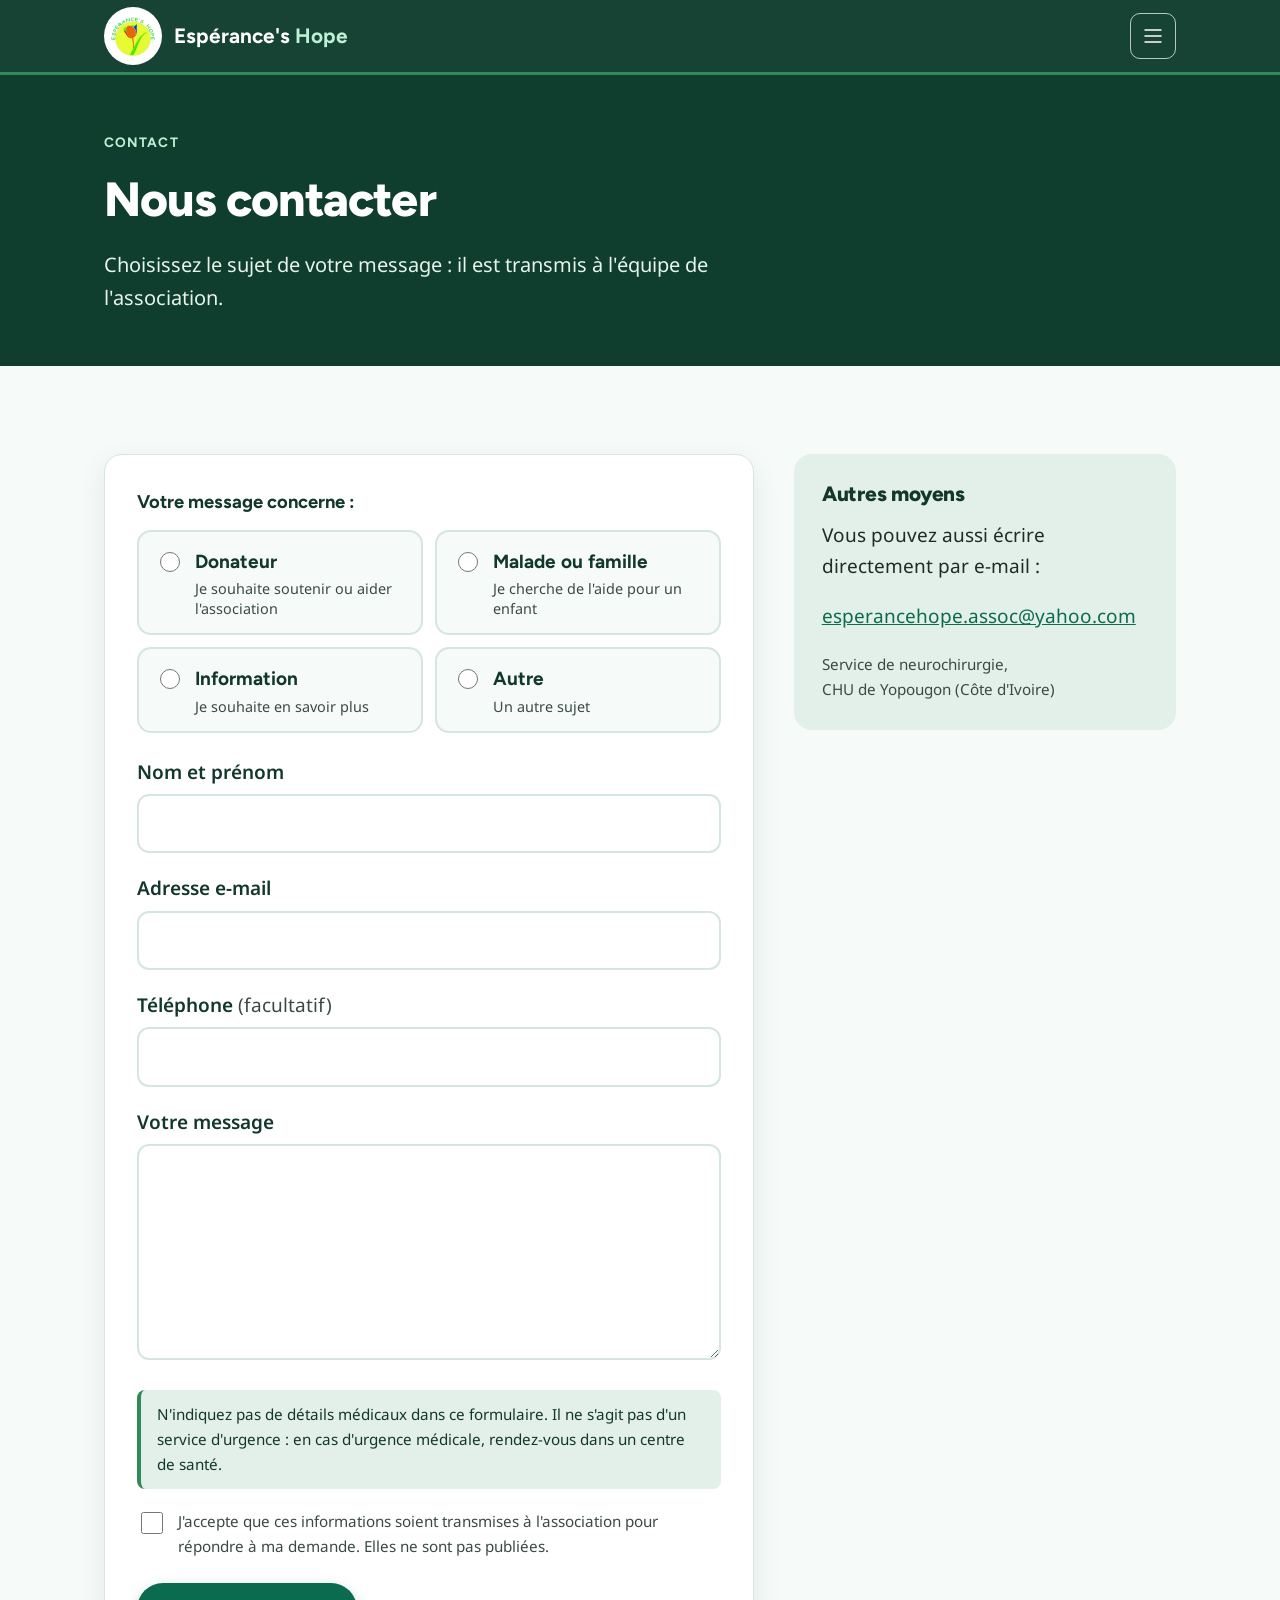
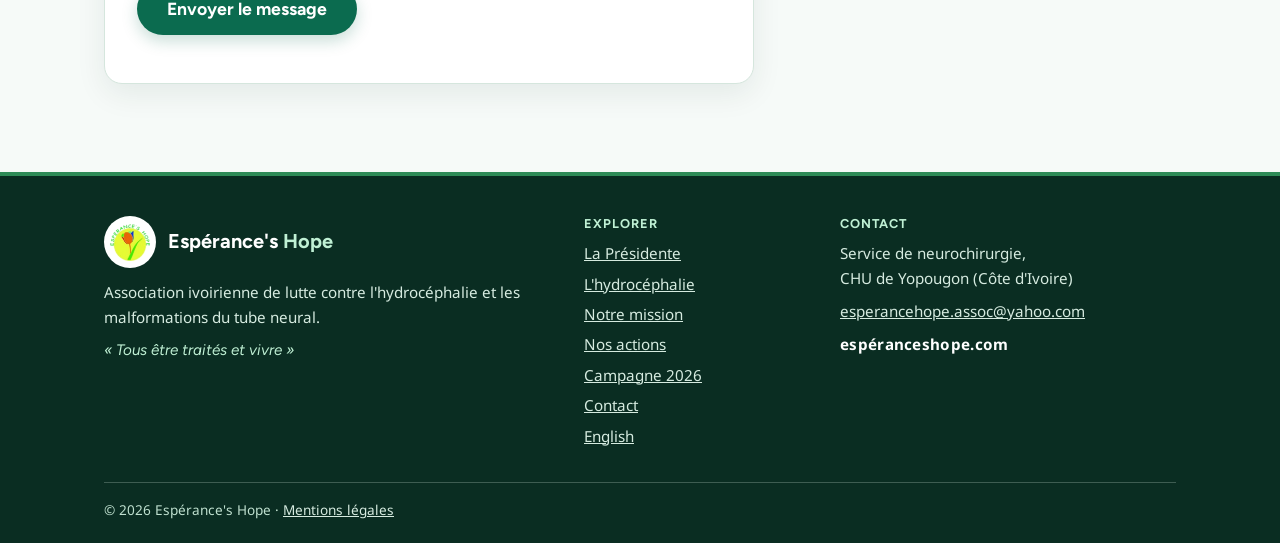
<file: contact/index.html>
<!DOCTYPE html>
<html lang="fr">
<head>
  <meta charset="utf-8">
  <meta name="viewport" content="width=device-width, initial-scale=1">
  <title>Contact – Espérance's Hope</title>
  <meta name="description" content="Écrivez à l'association Espérance's Hope : donateur, malade ou famille, demande d'information ou autre sujet.">
  <link rel="canonical" href="https://xn--espranceshope-dhb.com/contact/">
  <link rel="alternate" hreflang="fr" href="https://xn--espranceshope-dhb.com/contact/">
  <link rel="alternate" hreflang="en" href="https://xn--espranceshope-dhb.com/en/contact/">
  <link rel="alternate" hreflang="x-default" href="https://xn--espranceshope-dhb.com/contact/">
  <meta property="og:type" content="website">
  <meta property="og:site_name" content="Espérance's Hope">
  <meta property="og:locale" content="fr_FR">
  <meta property="og:url" content="https://xn--espranceshope-dhb.com/contact/">
  <meta property="og:title" content="Contact – Espérance's Hope">
  <meta property="og:description" content="Écrivez à l'association Espérance's Hope : donateur, malade ou famille, demande d'information ou autre sujet.">
  <meta property="og:image" content="https://xn--espranceshope-dhb.com/images/apercu-partage.jpg">
  <meta property="og:image:width" content="1200">
  <meta property="og:image:height" content="630">
  <meta property="og:image:alt" content="Espérance's Hope">
  <meta name="twitter:card" content="summary_large_image">
  <meta name="twitter:title" content="Contact – Espérance's Hope">
  <meta name="twitter:description" content="Écrivez à l'association Espérance's Hope : donateur, malade ou famille, demande d'information ou autre sujet.">
  <meta name="twitter:image" content="https://xn--espranceshope-dhb.com/images/apercu-partage.jpg">
  <link rel="icon" href="/favicon.ico" sizes="any">
  <link rel="apple-touch-icon" href="/apple-touch-icon.png">
  <link rel="manifest" href="/site.webmanifest">
  <meta name="theme-color" content="#0f3d2e">
  <link rel="preconnect" href="https://fonts.googleapis.com">
  <link rel="preconnect" href="https://fonts.gstatic.com" crossorigin>
  <link rel="stylesheet" href="https://fonts.googleapis.com/css2?family=Figtree:wght@500;600;700;800&family=Noto+Sans:ital,wght@0,400;0,500;0,600;1,400&display=swap">
  <link rel="stylesheet" href="/style.css?v=20261110b">
  <script>document.documentElement.className += ' js'; setTimeout(function(){ if (!window.__revealOk) document.documentElement.className = document.documentElement.className.replace(' js',''); }, 6000);</script>
</head>
<body>
<div id="root" data-page="contact-fr"><a class="skip" href="#contenu">Aller au contenu</a><header class="top"><div class="wrap"><a class="brand" href="/#accueil" aria-label="Espérance&#x27;s Hope, accueil"><img class="logo" src="/images/logo.png" width="164" height="146" alt="" decoding="async"/><span class="brand-name">Espérance&#x27;s <span>Hope</span></span></a><button class="burger" type="button" aria-label="Ouvrir le menu" aria-expanded="false" aria-controls="menu"><svg viewBox="0 0 24 24" fill="none" stroke="currentColor" stroke-width="1.5" stroke-linecap="round" stroke-linejoin="round" aria-hidden="true"><path d="M4 6h16M4 12h16M4 18h16"></path></svg></button><nav id="menu" aria-label="Navigation principale"><a href="/#presidente">La Présidente</a><a href="/#mission">Notre mission</a><a href="/#agir">Nos actions</a><a href="/campagne-2026/">Campagne 2026</a><a class="nav-cta" href="/contact/">Contact</a><a class="lang" href="/en/contact/" hrefLang="en" lang="en">English</a></nav></div></header><main id="contenu"><section class="page-head"><div class="wrap"><p class="eyebrow">Contact</p><h1>Nous contacter</h1><p class="lead">Choisissez le sujet de votre message : il est transmis à l&#x27;équipe de l&#x27;association.</p></div></section><section class="form-section"><div class="wrap contact-grid"><form id="formulaire-contact" class="form" action="https://formspree.io/f/xeaakadd" method="POST"><fieldset><legend>Votre message concerne :</legend><div class="choices"><label class="choice"><input type="radio" name="categorie" required="" value="Donateur"/><span><strong>Donateur</strong><small>Je souhaite soutenir ou aider l&#x27;association</small></span></label><label class="choice"><input type="radio" name="categorie" required="" value="Malade ou famille"/><span><strong>Malade ou famille</strong><small>Je cherche de l&#x27;aide pour un enfant</small></span></label><label class="choice"><input type="radio" name="categorie" required="" value="Information"/><span><strong>Information</strong><small>Je souhaite en savoir plus</small></span></label><label class="choice"><input type="radio" name="categorie" required="" value="Autre"/><span><strong>Autre</strong><small>Un autre sujet</small></span></label></div></fieldset><input type="hidden" name="_subject" value="[Site] Nouveau message"/><p class="hp" aria-hidden="true"><label>Ne pas remplir <input type="text" name="_gotcha" tabindex="-1" autoComplete="off"/></label></p><div class="field"><label for="nom">Nom et prénom</label><input id="nom" name="nom" type="text" autoComplete="name" required=""/></div><div class="field"><label for="email">Adresse e-mail</label><input id="email" name="email" type="email" autoComplete="email" required=""/></div><div class="field"><label for="tel">Téléphone <span class="opt">(facultatif)</span></label><input id="tel" name="telephone" type="tel" autoComplete="tel"/></div><div class="field"><label for="message">Votre message</label><textarea id="message" name="message" rows="6" required=""></textarea></div><p class="form-notice">N&#x27;indiquez pas de détails médicaux dans ce formulaire. Il ne s&#x27;agit pas d&#x27;un service d&#x27;urgence : en cas d&#x27;urgence médicale, rendez-vous dans un centre de santé.</p><label class="consent"><input type="checkbox" name="consentement" required="" value="oui"/><span>J&#x27;accepte que ces informations soient transmises à l&#x27;association pour répondre à ma demande. Elles ne sont pas publiées.</span></label><button class="btn" type="submit">Envoyer le message</button><p id="form-statut" class="statut" role="status" aria-live="polite"></p></form><aside class="contact-side" aria-label="Autres moyens de contact"><h2>Autres moyens</h2><p>Vous pouvez aussi écrire directement par e-mail :</p><p><a href="mailto:esperancehope.assoc@yahoo.com">esperancehope.assoc@yahoo.com</a></p><p class="small">Service de neurochirurgie,<br/>CHU de Yopougon (Côte d&#x27;Ivoire)</p></aside></div></section></main><footer><div class="wrap"><div class="foot-grid"><div class="foot-brand"><a class="foot-logo" href="/#accueil" aria-label="Espérance&#x27;s Hope, haut de page"><img src="/images/logo.png" width="164" height="146" alt="" loading="lazy" decoding="async"/><span>Espérance&#x27;s <b>Hope</b></span></a><p>Association ivoirienne de lutte contre l&#x27;hydrocéphalie et les malformations du tube neural.</p><p class="motto">« Tous être traités et vivre »</p></div><nav class="foot-col" aria-label="Pied de page"><h2>Explorer</h2><ul><li><a href="/#presidente">La Présidente</a></li><li><a href="/#hydrocephalie">L&#x27;hydrocéphalie</a></li><li><a href="/#mission">Notre mission</a></li><li><a href="/#agir">Nos actions</a></li><li><a href="/campagne-2026/">Campagne 2026</a></li><li><a href="/contact/">Contact</a></li><li><a href="/en/contact/" hrefLang="en" lang="en">English</a></li></ul></nav><div class="foot-col contact"><h2>Contact</h2><p>Service de neurochirurgie,<br/>CHU de Yopougon (Côte d&#x27;Ivoire)</p><p><a href="mailto:esperancehope.assoc@yahoo.com">esperancehope.assoc@yahoo.com</a></p><p class="domain">espéranceshope.com</p></div></div><p class="copyright">© 2026 Espérance&#x27;s Hope · <a href="/mentions-legales/">Mentions légales</a></p></div></footer></div>
<script type="module" src="/assets/main-DC-KI_8V.js"></script>
</body>
</html>
</file>
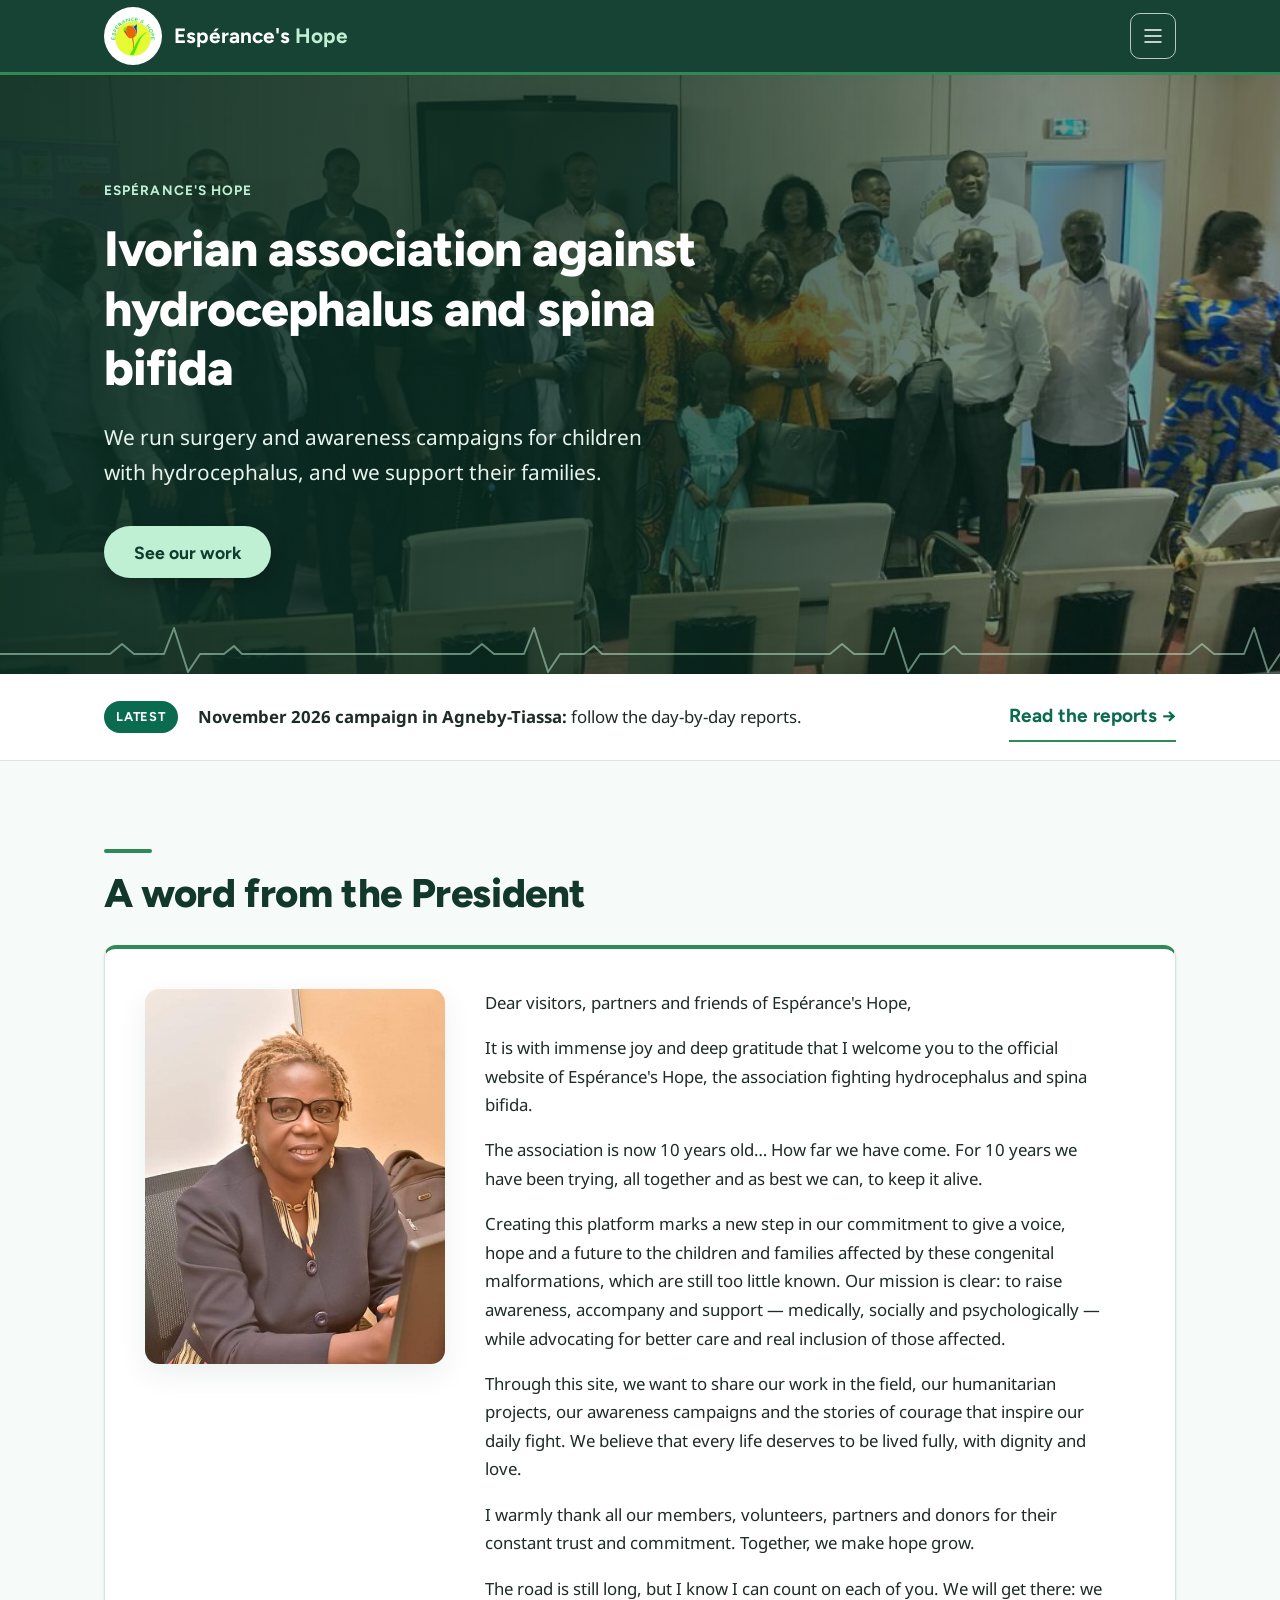
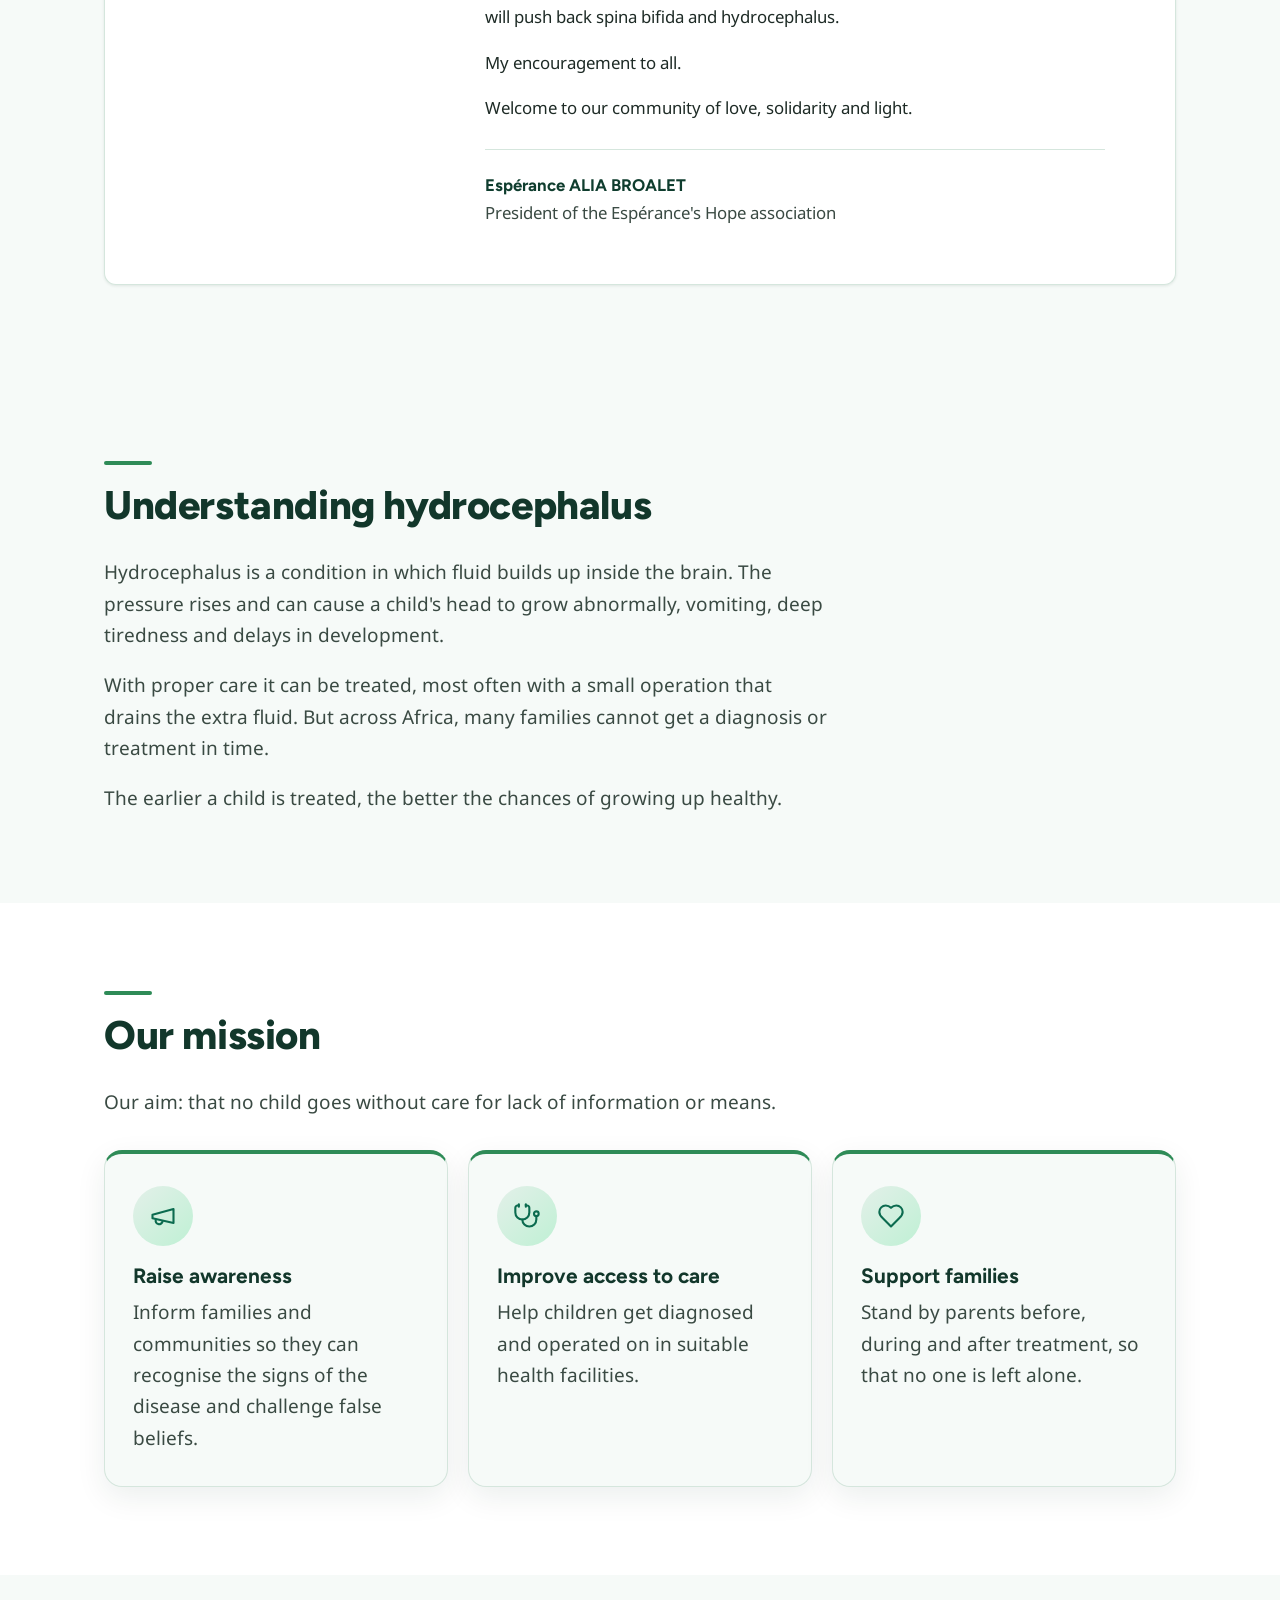
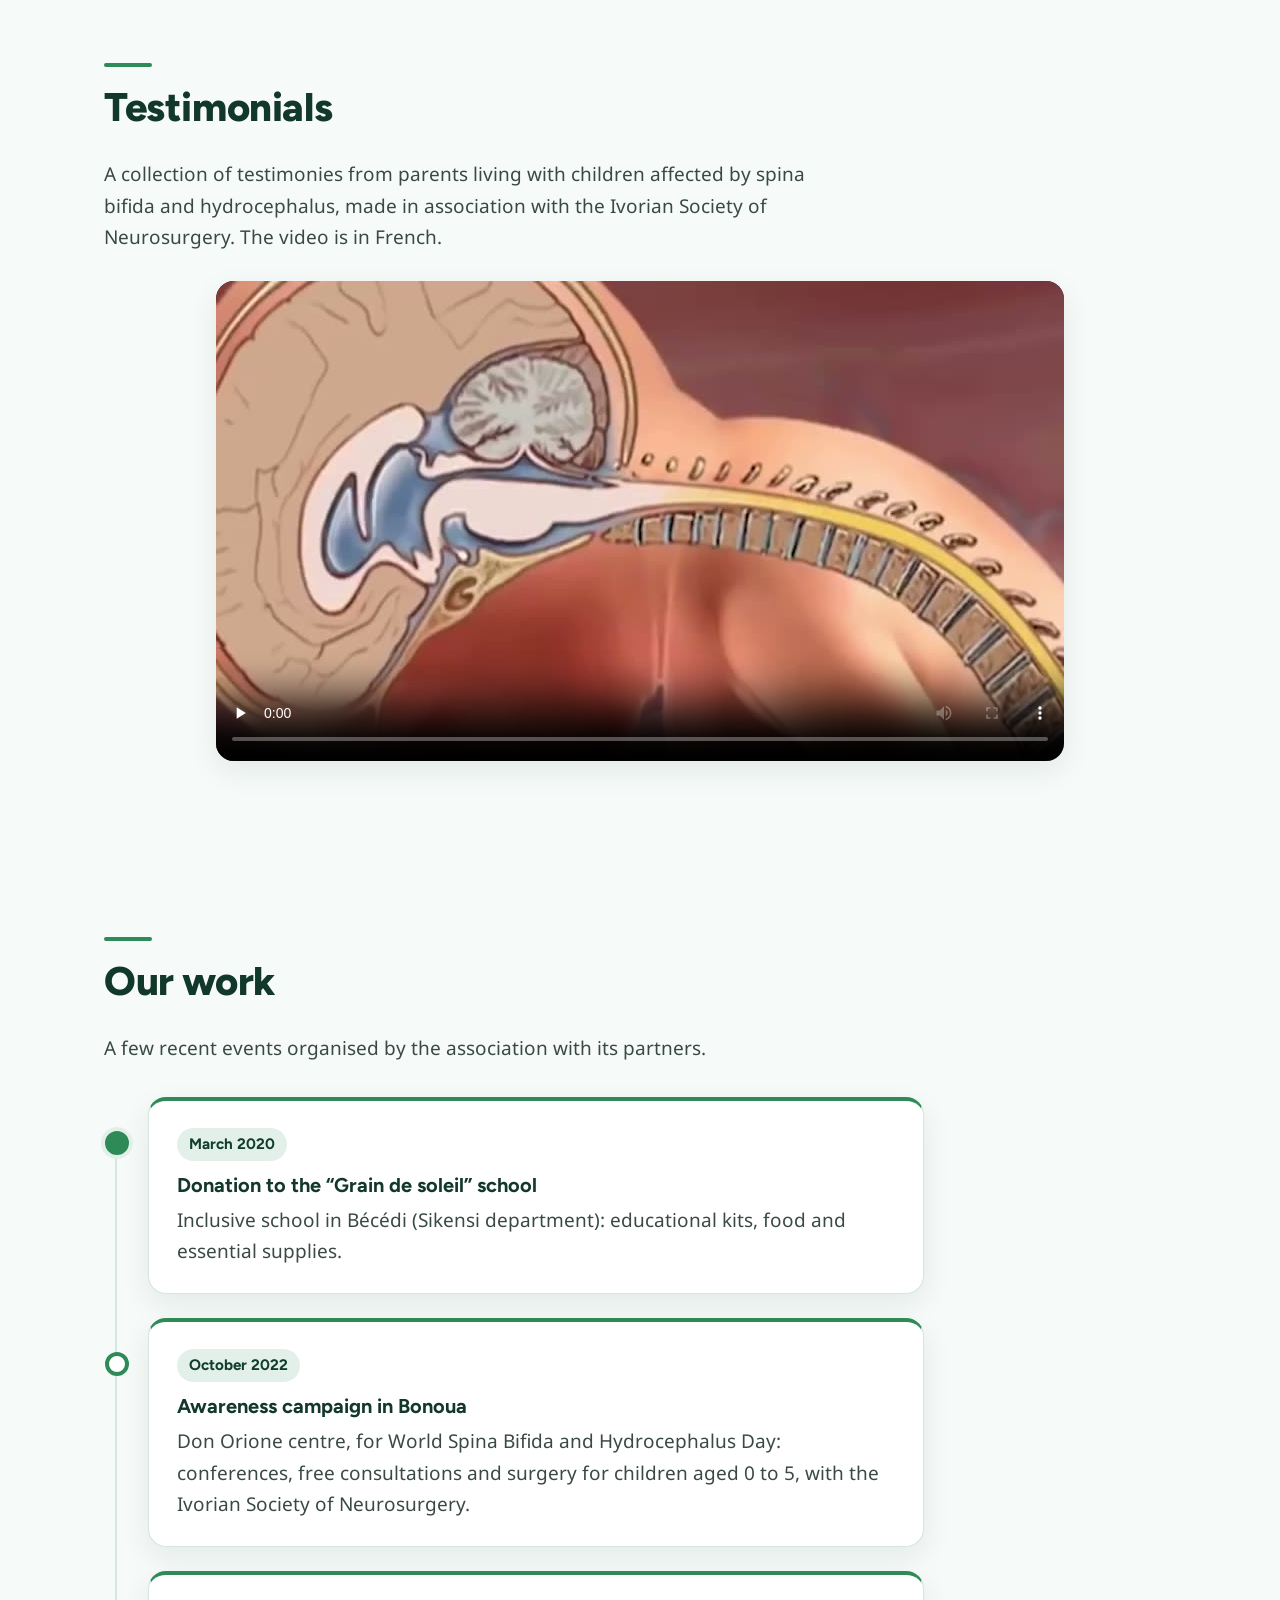
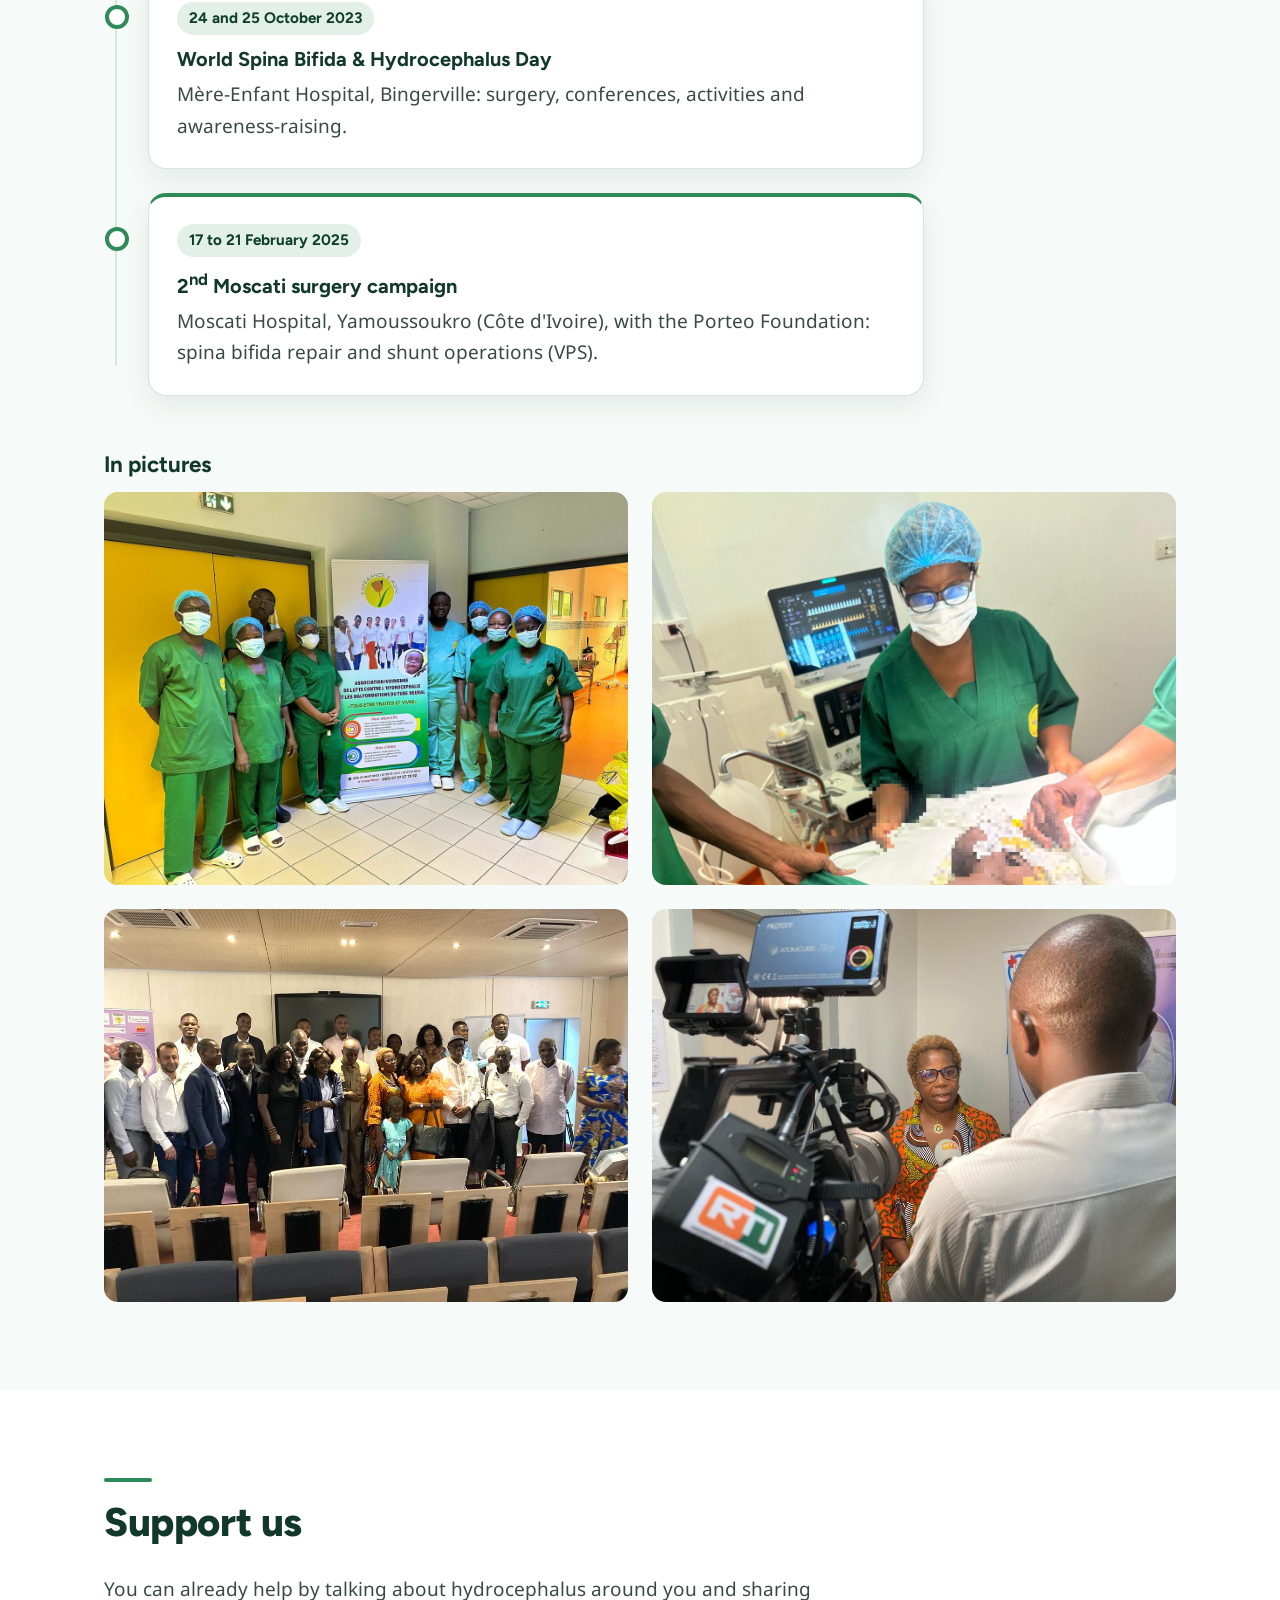
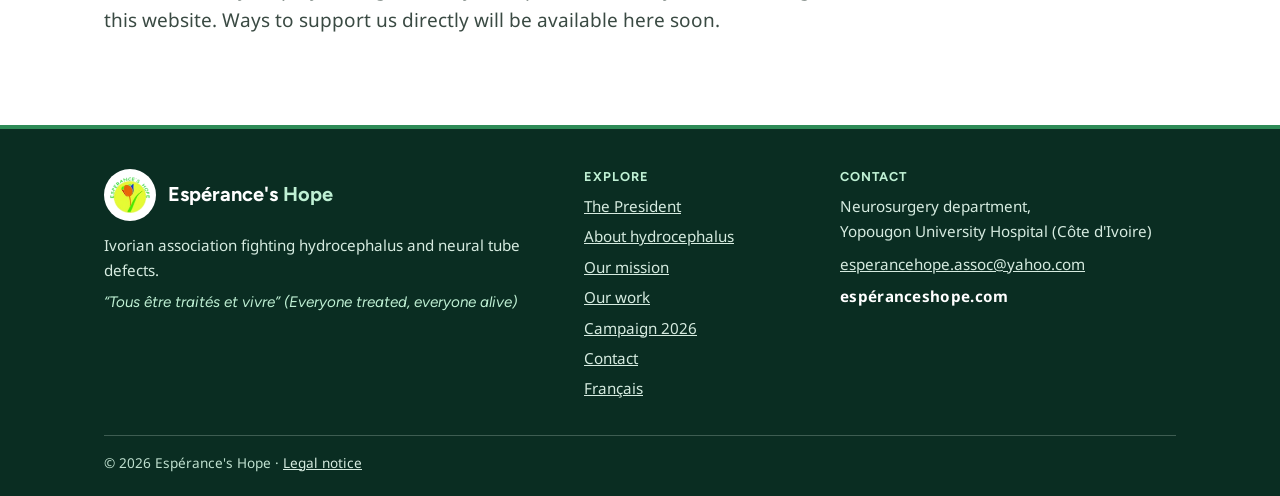
<file: en/index.html>
<!DOCTYPE html>
<html lang="en">
<head>
  <meta charset="utf-8">
  <meta name="viewport" content="width=device-width, initial-scale=1">
  <title>Espérance's Hope – Hydrocephalus and spina bifida, Côte d'Ivoire</title>
  <meta name="description" content="Ivorian non-profit fighting childhood hydrocephalus and spina bifida: awareness, access to care and support for families in Côte d'Ivoire.">
  <link rel="canonical" href="https://xn--espranceshope-dhb.com/en/">
  <link rel="alternate" hreflang="fr" href="https://xn--espranceshope-dhb.com/">
  <link rel="alternate" hreflang="en" href="https://xn--espranceshope-dhb.com/en/">
  <link rel="alternate" hreflang="x-default" href="https://xn--espranceshope-dhb.com/">
  <meta property="og:type" content="website">
  <meta property="og:site_name" content="Espérance's Hope">
  <meta property="og:locale" content="en_US">
  <meta property="og:locale:alternate" content="fr_FR">
  <meta property="og:url" content="https://xn--espranceshope-dhb.com/en/">
  <meta property="og:title" content="Espérance's Hope – Hydrocephalus and spina bifida, Côte d'Ivoire">
  <meta property="og:description" content="Ivorian non-profit fighting childhood hydrocephalus and spina bifida: awareness, access to care and support for families in Côte d'Ivoire.">
  <meta property="og:image" content="https://xn--espranceshope-dhb.com/images/apercu-partage-en.jpg">
  <meta property="og:image:width" content="1200">
  <meta property="og:image:height" content="630">
  <meta property="og:image:alt" content="Espérance's Hope: every child deserves to be cared for">
  <meta name="twitter:card" content="summary_large_image">
  <meta name="twitter:title" content="Espérance's Hope – Hydrocephalus and spina bifida, Côte d'Ivoire">
  <meta name="twitter:description" content="Ivorian non-profit fighting childhood hydrocephalus and spina bifida: awareness, access to care and support for families in Côte d'Ivoire.">
  <meta name="twitter:image" content="https://xn--espranceshope-dhb.com/images/apercu-partage-en.jpg">
  <link rel="icon" href="/favicon.ico" sizes="any">
  <link rel="apple-touch-icon" href="/apple-touch-icon.png">
  <link rel="manifest" href="/site.webmanifest">
  <meta name="theme-color" content="#0f3d2e">
  <script type="application/ld+json">{"@context": "https://schema.org", "@type": "NGO", "name": "Espérance's Hope", "url": "https://xn--espranceshope-dhb.com/en/", "logo": "https://xn--espranceshope-dhb.com/images/logo.png", "email": "esperancehope.assoc@yahoo.com", "description": "Ivorian non-profit fighting hydrocephalus and neural tube defects.", "areaServed": {"@type": "Country", "name": "Côte d'Ivoire"}, "address": {"@type": "PostalAddress", "addressLocality": "Abidjan", "addressCountry": "CI"}, "inLanguage": ["fr", "en"]}</script>
  <link rel="preconnect" href="https://fonts.googleapis.com">
  <link rel="preconnect" href="https://fonts.gstatic.com" crossorigin>
  <link rel="stylesheet" href="https://fonts.googleapis.com/css2?family=Figtree:wght@500;600;700;800&family=Noto+Sans:ital,wght@0,400;0,500;0,600;1,400&display=swap">
  <link rel="stylesheet" href="/style.css?v=20261110b">
  <script>document.documentElement.className += ' js'; setTimeout(function(){ if (!window.__revealOk) document.documentElement.className = document.documentElement.className.replace(' js',''); }, 6000);</script>
</head>
<body>
<div id="root" data-page="home-en"><a class="skip" href="#content">Skip to content</a><header class="top"><div class="wrap"><a class="brand" href="#home" aria-label="Espérance&#x27;s Hope, home"><img class="logo" src="/images/logo.png" width="164" height="146" alt="" decoding="async"/><span class="brand-name">Espérance&#x27;s <span>Hope</span></span></a><button class="burger" type="button" aria-label="Open the menu" aria-expanded="false" aria-controls="menu"><svg viewBox="0 0 24 24" fill="none" stroke="currentColor" stroke-width="1.5" stroke-linecap="round" stroke-linejoin="round" aria-hidden="true"><path d="M4 6h16M4 12h16M4 18h16"></path></svg></button><nav id="menu" aria-label="Main navigation"><a href="#president">The President</a><a href="#mission">Our mission</a><a href="#actions">Our work</a><a href="/en/campaign-2026/">Campaign 2026</a><a class="nav-cta" href="/en/contact/">Contact</a><a class="lang" href="/" hrefLang="fr" lang="fr">Français</a></nav></div></header><main id="content"><section class="hero" id="home"><div class="wrap"><div class="hero-text"><p class="eyebrow">Espérance&#x27;s Hope</p><h1>Ivorian association against hydrocephalus and spina bifida</h1><p class="lead">We run surgery and awareness campaigns for children with hydrocephalus, and we support their families.</p><a class="btn" href="#actions">See our work</a></div></div></section><section class="news" aria-label="Latest"><div class="wrap news-inner"><span class="news-tag">Latest</span><p><strong>November 2026 campaign in Agneby-Tiassa:</strong> follow the day-by-day reports.</p><a class="news-link" href="/en/campaign-2026/">Read the reports</a></div></section><section class="pres" id="president"><div class="wrap reveal"><h2>A word from the President</h2><div class="president"><figure class="portrait"><img src="/images/presidente.jpg" width="1000" height="666" alt="Portrait of the President, seated at a desk in front of a computer" loading="lazy" decoding="async"/></figure><div class="message"><p>Dear visitors, partners and friends of Espérance&#x27;s Hope,</p><p>It is with immense joy and deep gratitude that I welcome you to the official website of Espérance&#x27;s Hope, the association fighting hydrocephalus and spina bifida.</p><p>The association is now 10 years old… How far we have come. For 10 years we have been trying, all together and as best we can, to keep it alive.</p><p>Creating this platform marks a new step in our commitment to give a voice, hope and a future to the children and families affected by these congenital malformations, which are still too little known. Our mission is clear: to raise awareness, accompany and support — medically, socially and psychologically — while advocating for better care and real inclusion of those affected.</p><p>Through this site, we want to share our work in the field, our humanitarian projects, our awareness campaigns and the stories of courage that inspire our daily fight. We believe that every life deserves to be lived fully, with dignity and love.</p><p>I warmly thank all our members, volunteers, partners and donors for their constant trust and commitment. Together, we make hope grow.</p><p>The road is still long, but I know I can count on each of you. We will get there: we will push back spina bifida and hydrocephalus.</p><p>My encouragement to all.</p><p>Welcome to our community of love, solidarity and light.</p><p class="signature"><strong>Espérance ALIA BROALET</strong><br/>President of the Espérance&#x27;s Hope association</p></div></div></div></section><section id="hydrocephalus"><div class="wrap reveal"><h2>Understanding hydrocephalus</h2><div class="prose"><p class="intro">Hydrocephalus is a condition in which fluid builds up inside the brain. The pressure rises and can cause a child&#x27;s head to grow abnormally, vomiting, deep tiredness and delays in development.</p><p class="intro">With proper care it can be treated, most often with a small operation that drains the extra fluid. But across Africa, many families cannot get a diagnosis or treatment in time.</p><p class="intro">The earlier a child is treated, the better the chances of growing up healthy.</p></div></div></section><section class="alt" id="mission"><div class="wrap reveal"><h2>Our mission</h2><p class="intro">Our aim: that no child goes without care for lack of information or means.</p><ol class="steps"><li class="step"><span class="icon" aria-hidden="true"><svg aria-hidden="true" viewBox="0 0 24 24" width="28" height="28" fill="none" stroke="currentColor" stroke-width="1.8" stroke-linecap="round" stroke-linejoin="round"><path d="m3 11 18-5v12L3 14v-3z"></path><path d="M11.6 16.8a3 3 0 1 1-5.8-1.6"></path></svg></span><h3>Raise awareness</h3><p>Inform families and communities so they can recognise the signs of the disease and challenge false beliefs.</p></li><li class="step"><span class="icon" aria-hidden="true"><svg aria-hidden="true" viewBox="0 0 24 24" width="28" height="28" fill="none" stroke="currentColor" stroke-width="1.8" stroke-linecap="round" stroke-linejoin="round"><path d="M11 2v2"></path><path d="M5 2v2"></path><path d="M5 3H4a2 2 0 0 0-2 2v4a6 6 0 0 0 12 0V5a2 2 0 0 0-2-2h-1"></path><path d="M8 15a6 6 0 0 0 12 0v-3"></path><circle cx="20" cy="10" r="2"></circle></svg></span><h3>Improve access to care</h3><p>Help children get diagnosed and operated on in suitable health facilities.</p></li><li class="step"><span class="icon" aria-hidden="true"><svg aria-hidden="true" viewBox="0 0 24 24" width="28" height="28" fill="none" stroke="currentColor" stroke-width="1.8" stroke-linecap="round" stroke-linejoin="round"><path d="M19 14c1.49-1.46 3-3.21 3-5.5A5.5 5.5 0 0 0 16.5 3c-1.76 0-3 .5-4.5 2-1.5-1.5-2.74-2-4.5-2A5.5 5.5 0 0 0 2 8.5c0 2.3 1.5 4.05 3 5.5l7 7Z"></path></svg></span><h3>Support families</h3><p>Stand by parents before, during and after treatment, so that no one is left alone.</p></li></ol></div></section><section id="testimonials"><div class="wrap reveal"><h2>Testimonials</h2><p class="intro">A collection of testimonies from parents living with children affected by spina bifida and hydrocephalus, made in association with the Ivorian Society of Neurosurgery. The video is in French.</p><figure class="video"><video controls="" preload="none" poster="/video/temoignages.jpg" width="848" height="480" aria-label="Video: testimonies from parents (duration: 3 min 28)"><source src="/video/temoignages.mp4" type="video/mp4"/><p>Your browser cannot play videos. You can download it : <a href="/video/temoignages.mp4">MP4</a>.</p></video></figure></div></section><section id="actions"><div class="wrap reveal"><h2>Our work</h2><p class="intro">A few recent events organised by the association with its partners.</p><ul class="events"><li><time>March 2020</time><h3>Donation to the “Grain de soleil” school</h3><p>Inclusive school in Bécédi (Sikensi department): educational kits, food and essential supplies.</p></li><li><time>October 2022</time><h3>Awareness campaign in Bonoua</h3><p>Don Orione centre, for World Spina Bifida and Hydrocephalus Day: conferences, free consultations and surgery for children aged 0 to 5, with the Ivorian Society of Neurosurgery.</p></li><li><time>24 and 25 October 2023</time><h3>World Spina Bifida &amp; Hydrocephalus Day</h3><p>Mère-Enfant Hospital, Bingerville: surgery, conferences, activities and awareness-raising.</p></li><li><time>17 to 21 February 2025</time><h3>2<sup>nd</sup> Moscati surgery campaign</h3><p>Moscati Hospital, Yamoussoukro (Côte d&#x27;Ivoire), with the Porteo Foundation: spina bifida repair and shunt operations (VPS).</p></li></ul><h3 class="gallery-title">In pictures</h3><div class="gallery"><figure><button type="button" class="zoom" aria-label="Enlarge photo : Team in scrubs in front of the association&#x27;s banner"><img src="/images/equipe-banniere.jpg" width="1200" height="900" alt="Team in scrubs in front of the association&#x27;s banner" loading="lazy" decoding="async"/></button></figure><figure><button type="button" class="zoom" aria-label="Enlarge photo : Team in green scrubs in an operating room, the patient&#x27;s face is blurred"><img src="/images/bloc-operatoire.jpg" width="1200" height="936" alt="Team in green scrubs in an operating room, the patient&#x27;s face is blurred" loading="lazy" decoding="async"/></button></figure><figure><button type="button" class="zoom" aria-label="Enlarge photo : Group photo in a conference room"><img src="/images/conference.jpg" width="1024" height="768" alt="Group photo in a conference room" loading="lazy" decoding="async"/></button></figure><figure><button type="button" class="zoom" aria-label="Enlarge photo : The President being interviewed in front of an RTI camera"><img src="/images/interview-rti.jpg" width="1024" height="768" alt="The President being interviewed in front of an RTI camera" loading="lazy" decoding="async"/></button></figure></div><div class="lightbox" role="dialog" aria-modal="true" aria-label="Photo viewer"><button type="button" class="lb-btn lb-close" aria-label="Close"><svg viewBox="0 0 24 24" fill="none" stroke="currentColor" stroke-width="2" stroke-linecap="round" stroke-linejoin="round" aria-hidden="true"><path d="M6 6l12 12M18 6L6 18"></path></svg></button><button type="button" class="lb-btn lb-prev" aria-label="Previous photo"><svg viewBox="0 0 24 24" fill="none" stroke="currentColor" stroke-width="2" stroke-linecap="round" stroke-linejoin="round" aria-hidden="true"><path d="M15 5l-7 7 7 7"></path></svg></button><button type="button" class="lb-btn lb-next" aria-label="Next photo"><svg viewBox="0 0 24 24" fill="none" stroke="currentColor" stroke-width="2" stroke-linecap="round" stroke-linejoin="round" aria-hidden="true"><path d="M9 5l7 7-7 7"></path></svg></button><p class="lb-count" aria-live="polite"></p></div></div></section><section class="alt" id="support"><div class="wrap reveal"><h2>Support us</h2><div class="support"><p class="intro">You can already help by talking about hydrocephalus around you and sharing this website. Ways to support us directly will be available here soon.</p></div></div></section></main><footer><div class="wrap"><div class="foot-grid"><div class="foot-brand"><a class="foot-logo" href="#home" aria-label="Espérance&#x27;s Hope, back to top"><img src="/images/logo.png" width="164" height="146" alt="" loading="lazy" decoding="async"/><span>Espérance&#x27;s <b>Hope</b></span></a><p>Ivorian association fighting hydrocephalus and neural tube defects.</p><p class="motto">“Tous être traités et vivre” (Everyone treated, everyone alive)</p></div><nav class="foot-col" aria-label="Footer"><h2>Explore</h2><ul><li><a href="#president">The President</a></li><li><a href="#hydrocephalus">About hydrocephalus</a></li><li><a href="#mission">Our mission</a></li><li><a href="#actions">Our work</a></li><li><a href="/en/campaign-2026/">Campaign 2026</a></li><li><a href="/en/contact/">Contact</a></li><li><a href="/" hrefLang="fr" lang="fr">Français</a></li></ul></nav><div class="foot-col contact"><h2>Contact</h2><p>Neurosurgery department,<br/>Yopougon University Hospital (Côte d&#x27;Ivoire)</p><p><a href="mailto:esperancehope.assoc@yahoo.com">esperancehope.assoc@yahoo.com</a></p><p class="domain">espéranceshope.com</p></div></div><p class="copyright">© 2026 Espérance&#x27;s Hope · <a href="/en/legal/">Legal notice</a></p></div></footer></div>
<script type="module" src="/assets/main-DC-KI_8V.js"></script>
</body>
</html>
</file>
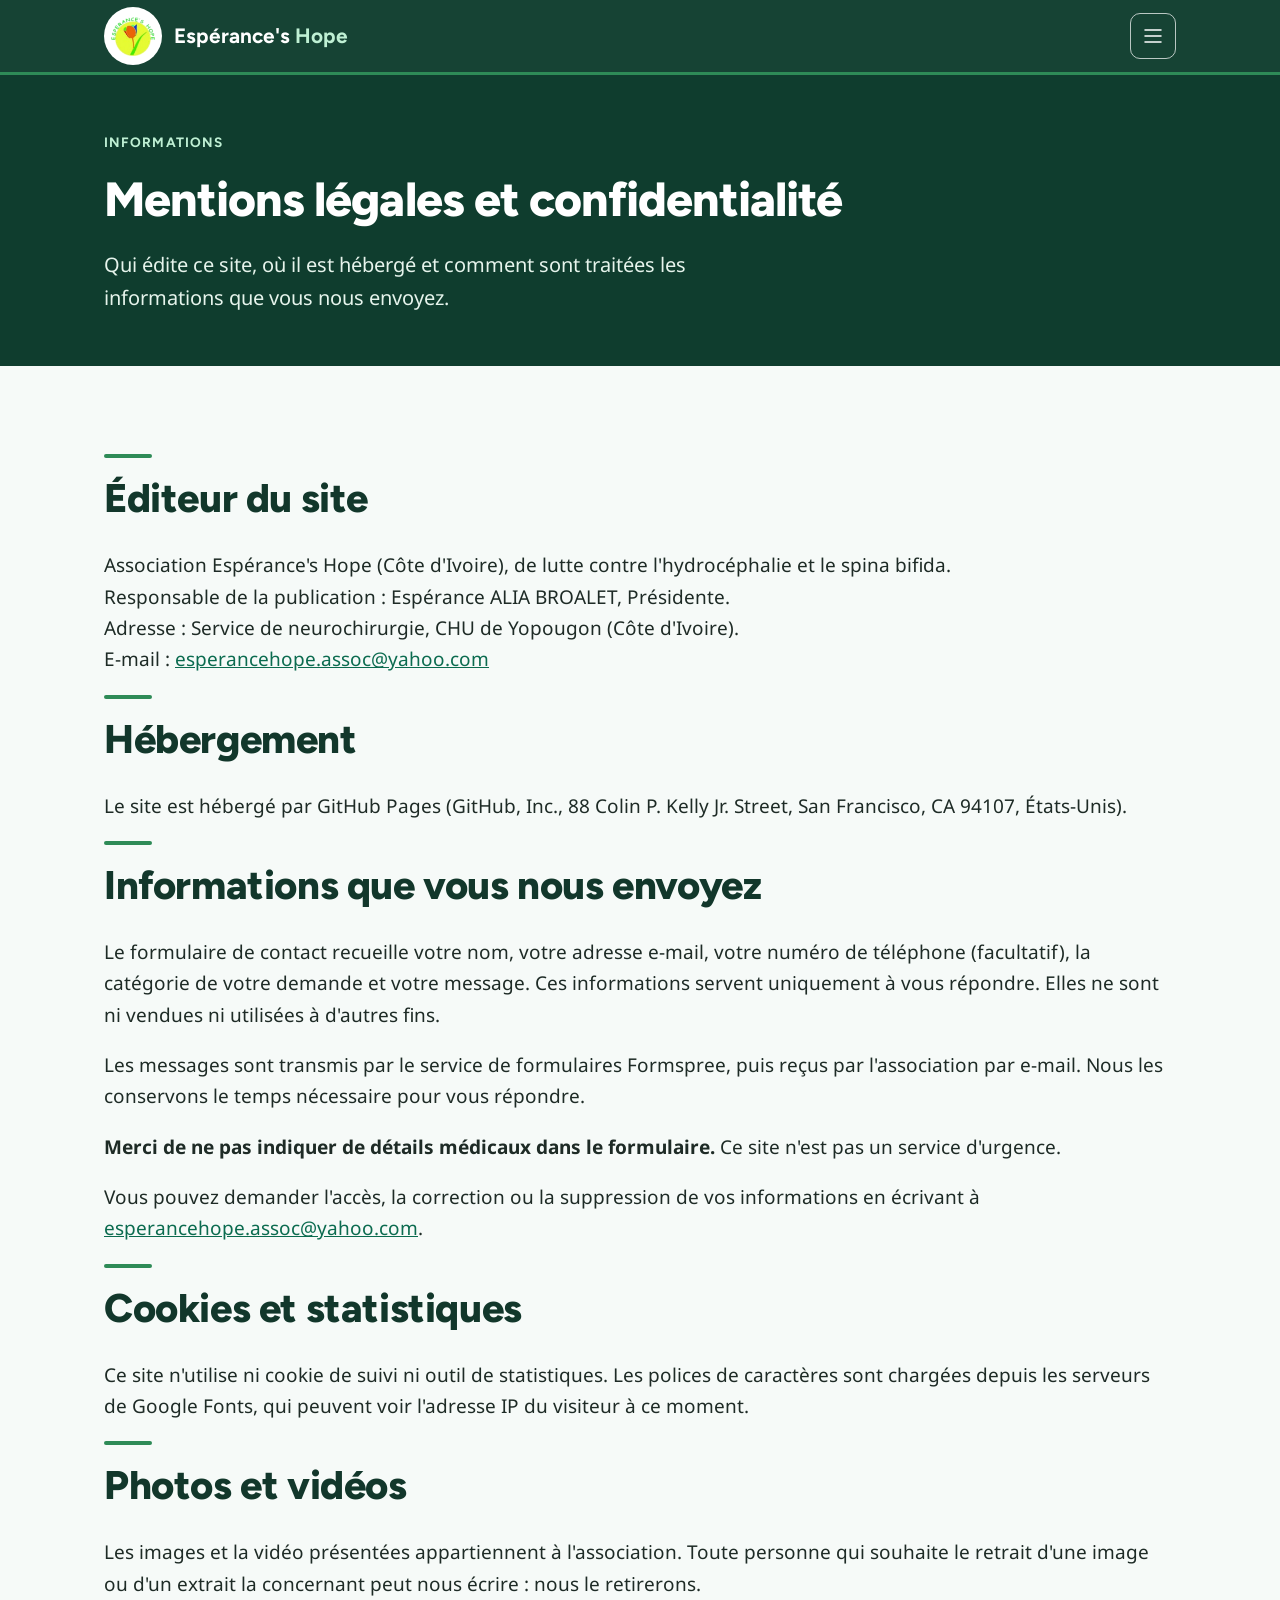
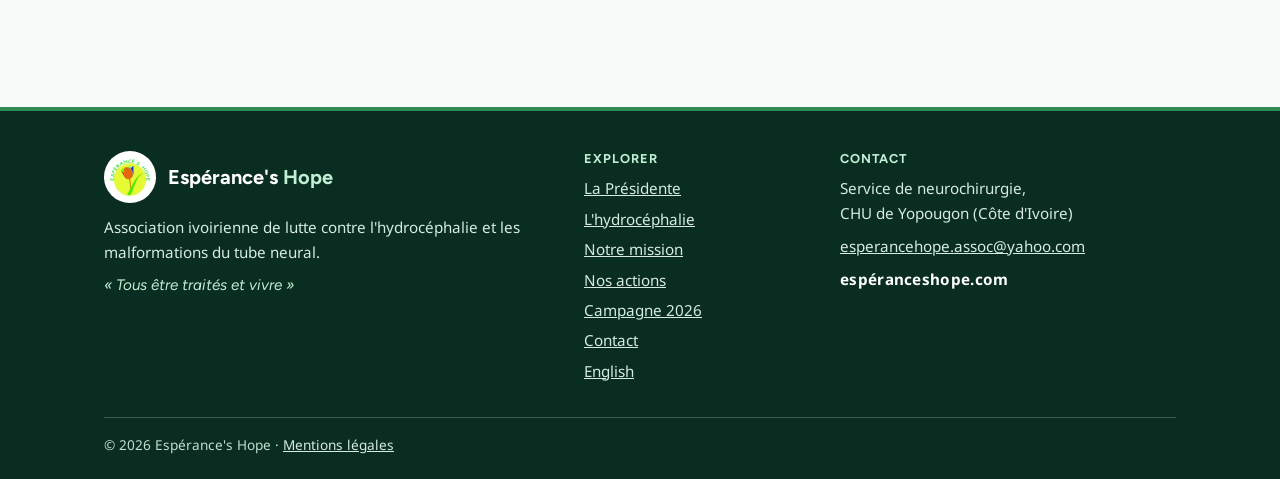
<file: mentions-legales/index.html>
<!DOCTYPE html>
<html lang="fr">
<head>
  <meta charset="utf-8">
  <meta name="viewport" content="width=device-width, initial-scale=1">
  <title>Mentions légales et confidentialité – Espérance's Hope</title>
  <meta name="description" content="Éditeur du site, hébergement et protection des données personnelles de l'association Espérance's Hope.">
  <link rel="canonical" href="https://xn--espranceshope-dhb.com/mentions-legales/">
  <link rel="alternate" hreflang="fr" href="https://xn--espranceshope-dhb.com/mentions-legales/">
  <link rel="alternate" hreflang="en" href="https://xn--espranceshope-dhb.com/en/legal/">
  <link rel="alternate" hreflang="x-default" href="https://xn--espranceshope-dhb.com/mentions-legales/">
  <meta property="og:type" content="website">
  <meta property="og:site_name" content="Espérance's Hope">
  <meta property="og:locale" content="fr_FR">
  <meta property="og:url" content="https://xn--espranceshope-dhb.com/mentions-legales/">
  <meta property="og:title" content="Mentions légales et confidentialité – Espérance's Hope">
  <meta property="og:description" content="Éditeur du site, hébergement et protection des données personnelles de l'association Espérance's Hope.">
  <meta property="og:image" content="https://xn--espranceshope-dhb.com/images/apercu-partage.jpg">
  <meta property="og:image:width" content="1200">
  <meta property="og:image:height" content="630">
  <meta property="og:image:alt" content="Espérance's Hope">
  <meta name="twitter:card" content="summary_large_image">
  <meta name="twitter:title" content="Mentions légales et confidentialité – Espérance's Hope">
  <meta name="twitter:description" content="Éditeur du site, hébergement et protection des données personnelles de l'association Espérance's Hope.">
  <meta name="twitter:image" content="https://xn--espranceshope-dhb.com/images/apercu-partage.jpg">
  <link rel="icon" href="/favicon.ico" sizes="any">
  <link rel="apple-touch-icon" href="/apple-touch-icon.png">
  <link rel="manifest" href="/site.webmanifest">
  <meta name="theme-color" content="#0f3d2e">
  <link rel="preconnect" href="https://fonts.googleapis.com">
  <link rel="preconnect" href="https://fonts.gstatic.com" crossorigin>
  <link rel="stylesheet" href="https://fonts.googleapis.com/css2?family=Figtree:wght@500;600;700;800&family=Noto+Sans:ital,wght@0,400;0,500;0,600;1,400&display=swap">
  <link rel="stylesheet" href="/style.css?v=20261110b">
  <script>document.documentElement.className += ' js'; setTimeout(function(){ if (!window.__revealOk) document.documentElement.className = document.documentElement.className.replace(' js',''); }, 6000);</script>
</head>
<body>
<div id="root" data-page="legal-fr"><a class="skip" href="#contenu">Aller au contenu</a><header class="top"><div class="wrap"><a class="brand" href="/#accueil" aria-label="Espérance&#x27;s Hope, accueil"><img class="logo" src="/images/logo.png" width="164" height="146" alt="" decoding="async"/><span class="brand-name">Espérance&#x27;s <span>Hope</span></span></a><button class="burger" type="button" aria-label="Ouvrir le menu" aria-expanded="false" aria-controls="menu"><svg viewBox="0 0 24 24" fill="none" stroke="currentColor" stroke-width="1.5" stroke-linecap="round" stroke-linejoin="round" aria-hidden="true"><path d="M4 6h16M4 12h16M4 18h16"></path></svg></button><nav id="menu" aria-label="Navigation principale"><a href="/#presidente">La Présidente</a><a href="/#mission">Notre mission</a><a href="/#agir">Nos actions</a><a href="/campagne-2026/">Campagne 2026</a><a class="nav-cta" href="/contact/">Contact</a><a class="lang" href="/en/legal/" hrefLang="en" lang="en">English</a></nav></div></header><main id="contenu"><section class="page-head"><div class="wrap"><p class="eyebrow">Informations</p><h1>Mentions légales et confidentialité</h1><p class="lead">Qui édite ce site, où il est hébergé et comment sont traitées les informations que vous nous envoyez.</p></div></section><section><div class="wrap prose"><h2>Éditeur du site</h2><p>Association Espérance&#x27;s Hope (Côte d&#x27;Ivoire), de lutte contre l&#x27;hydrocéphalie et le spina bifida.<br/>Responsable de la publication : Espérance ALIA BROALET, Présidente.<br/>Adresse : Service de neurochirurgie, CHU de Yopougon (Côte d&#x27;Ivoire).<br/>E-mail : <a href="mailto:esperancehope.assoc@yahoo.com">esperancehope.assoc@yahoo.com</a></p><h2>Hébergement</h2><p>Le site est hébergé par GitHub Pages (GitHub, Inc., 88 Colin P. Kelly Jr. Street, San Francisco, CA 94107, États-Unis).</p><h2>Informations que vous nous envoyez</h2><p>Le formulaire de contact recueille votre nom, votre adresse e-mail, votre numéro de téléphone (facultatif), la catégorie de votre demande et votre message. Ces informations servent uniquement à vous répondre. Elles ne sont ni vendues ni utilisées à d&#x27;autres fins.</p><p>Les messages sont transmis par le service de formulaires Formspree, puis reçus par l&#x27;association par e-mail. Nous les conservons le temps nécessaire pour vous répondre.</p><p><strong>Merci de ne pas indiquer de détails médicaux dans le formulaire.</strong> Ce site n&#x27;est pas un service d&#x27;urgence.</p><p>Vous pouvez demander l&#x27;accès, la correction ou la suppression de vos informations en écrivant à <a href="mailto:esperancehope.assoc@yahoo.com">esperancehope.assoc@yahoo.com</a>.</p><h2>Cookies et statistiques</h2><p>Ce site n&#x27;utilise ni cookie de suivi ni outil de statistiques. Les polices de caractères sont chargées depuis les serveurs de Google Fonts, qui peuvent voir l&#x27;adresse IP du visiteur à ce moment.</p><h2>Photos et vidéos</h2><p>Les images et la vidéo présentées appartiennent à l&#x27;association. Toute personne qui souhaite le retrait d&#x27;une image ou d&#x27;un extrait la concernant peut nous écrire : nous le retirerons.</p></div></section></main><footer><div class="wrap"><div class="foot-grid"><div class="foot-brand"><a class="foot-logo" href="/#accueil" aria-label="Espérance&#x27;s Hope, haut de page"><img src="/images/logo.png" width="164" height="146" alt="" loading="lazy" decoding="async"/><span>Espérance&#x27;s <b>Hope</b></span></a><p>Association ivoirienne de lutte contre l&#x27;hydrocéphalie et les malformations du tube neural.</p><p class="motto">« Tous être traités et vivre »</p></div><nav class="foot-col" aria-label="Pied de page"><h2>Explorer</h2><ul><li><a href="/#presidente">La Présidente</a></li><li><a href="/#hydrocephalie">L&#x27;hydrocéphalie</a></li><li><a href="/#mission">Notre mission</a></li><li><a href="/#agir">Nos actions</a></li><li><a href="/campagne-2026/">Campagne 2026</a></li><li><a href="/contact/">Contact</a></li><li><a href="/en/legal/" hrefLang="en" lang="en">English</a></li></ul></nav><div class="foot-col contact"><h2>Contact</h2><p>Service de neurochirurgie,<br/>CHU de Yopougon (Côte d&#x27;Ivoire)</p><p><a href="mailto:esperancehope.assoc@yahoo.com">esperancehope.assoc@yahoo.com</a></p><p class="domain">espéranceshope.com</p></div></div><p class="copyright">© 2026 Espérance&#x27;s Hope · <a href="/mentions-legales/">Mentions légales</a></p></div></footer></div>
<script type="module" src="/assets/main-DC-KI_8V.js"></script>
</body>
</html>
</file>
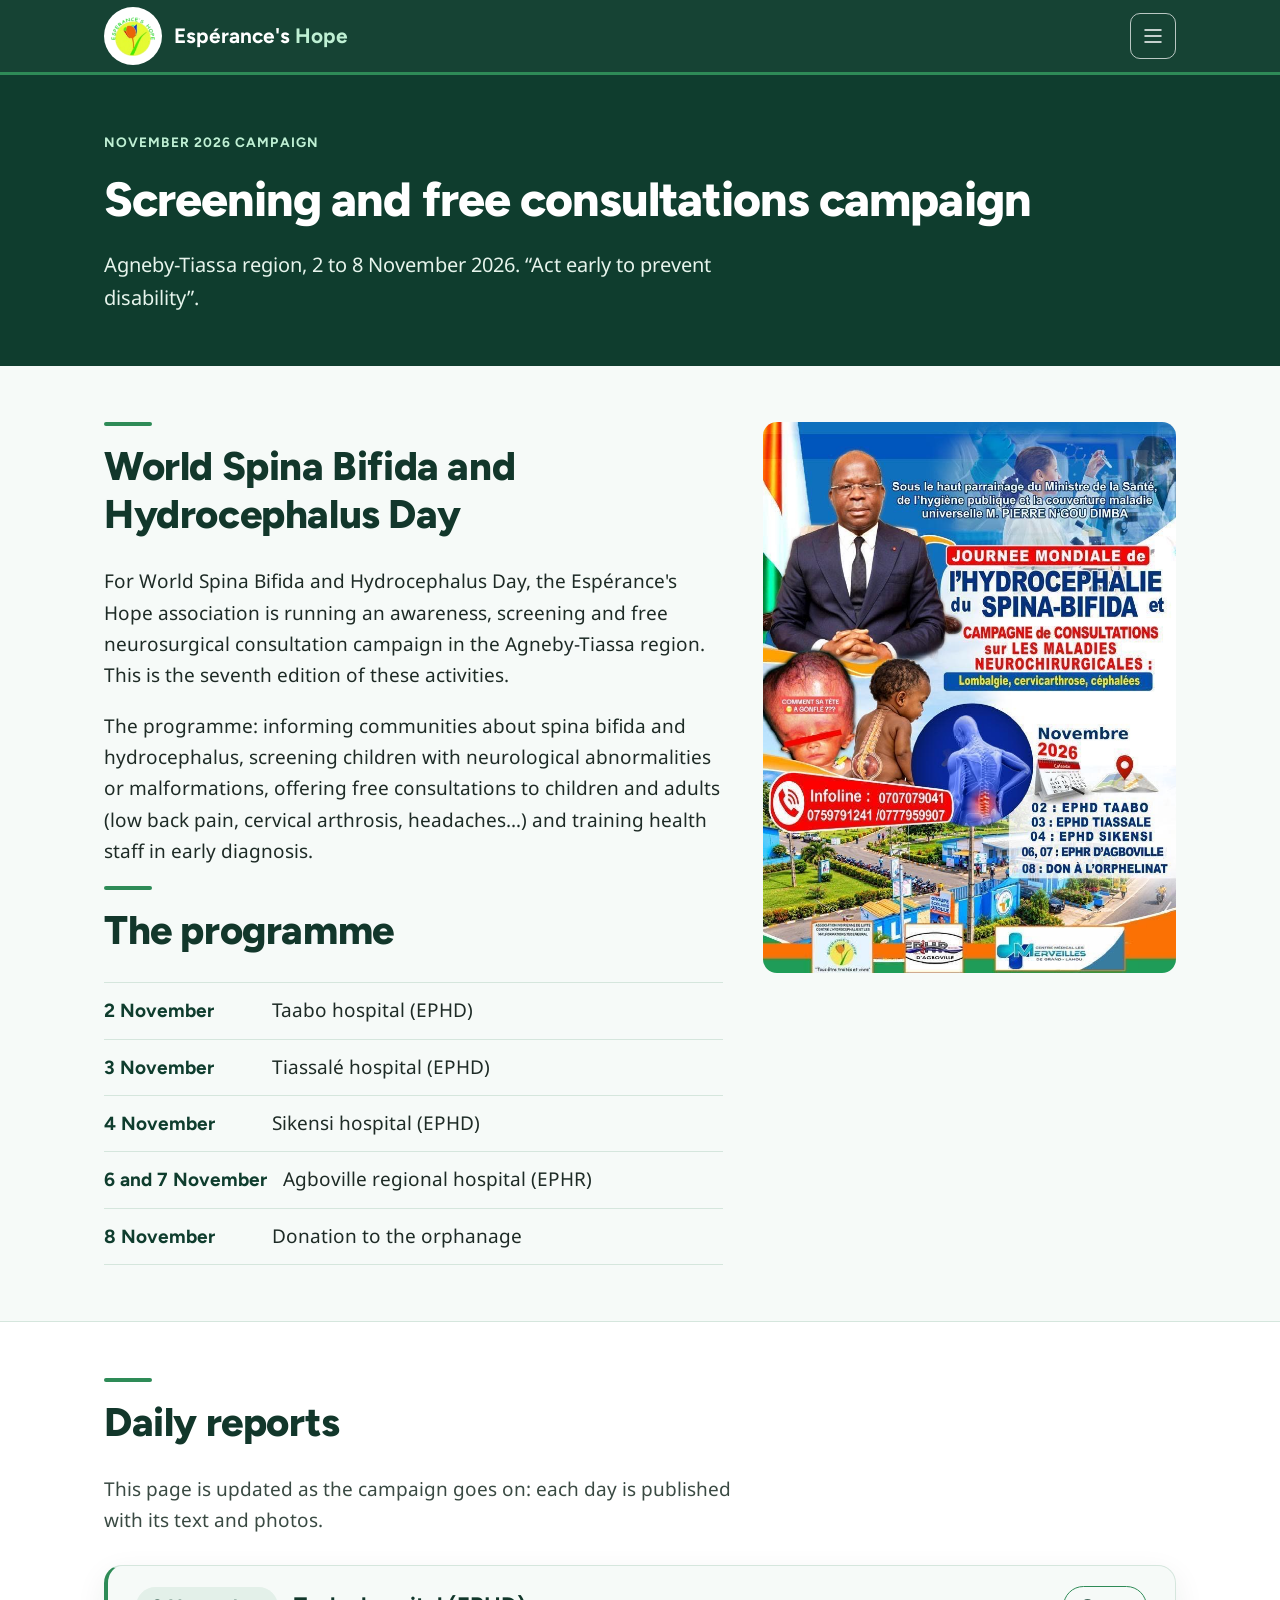
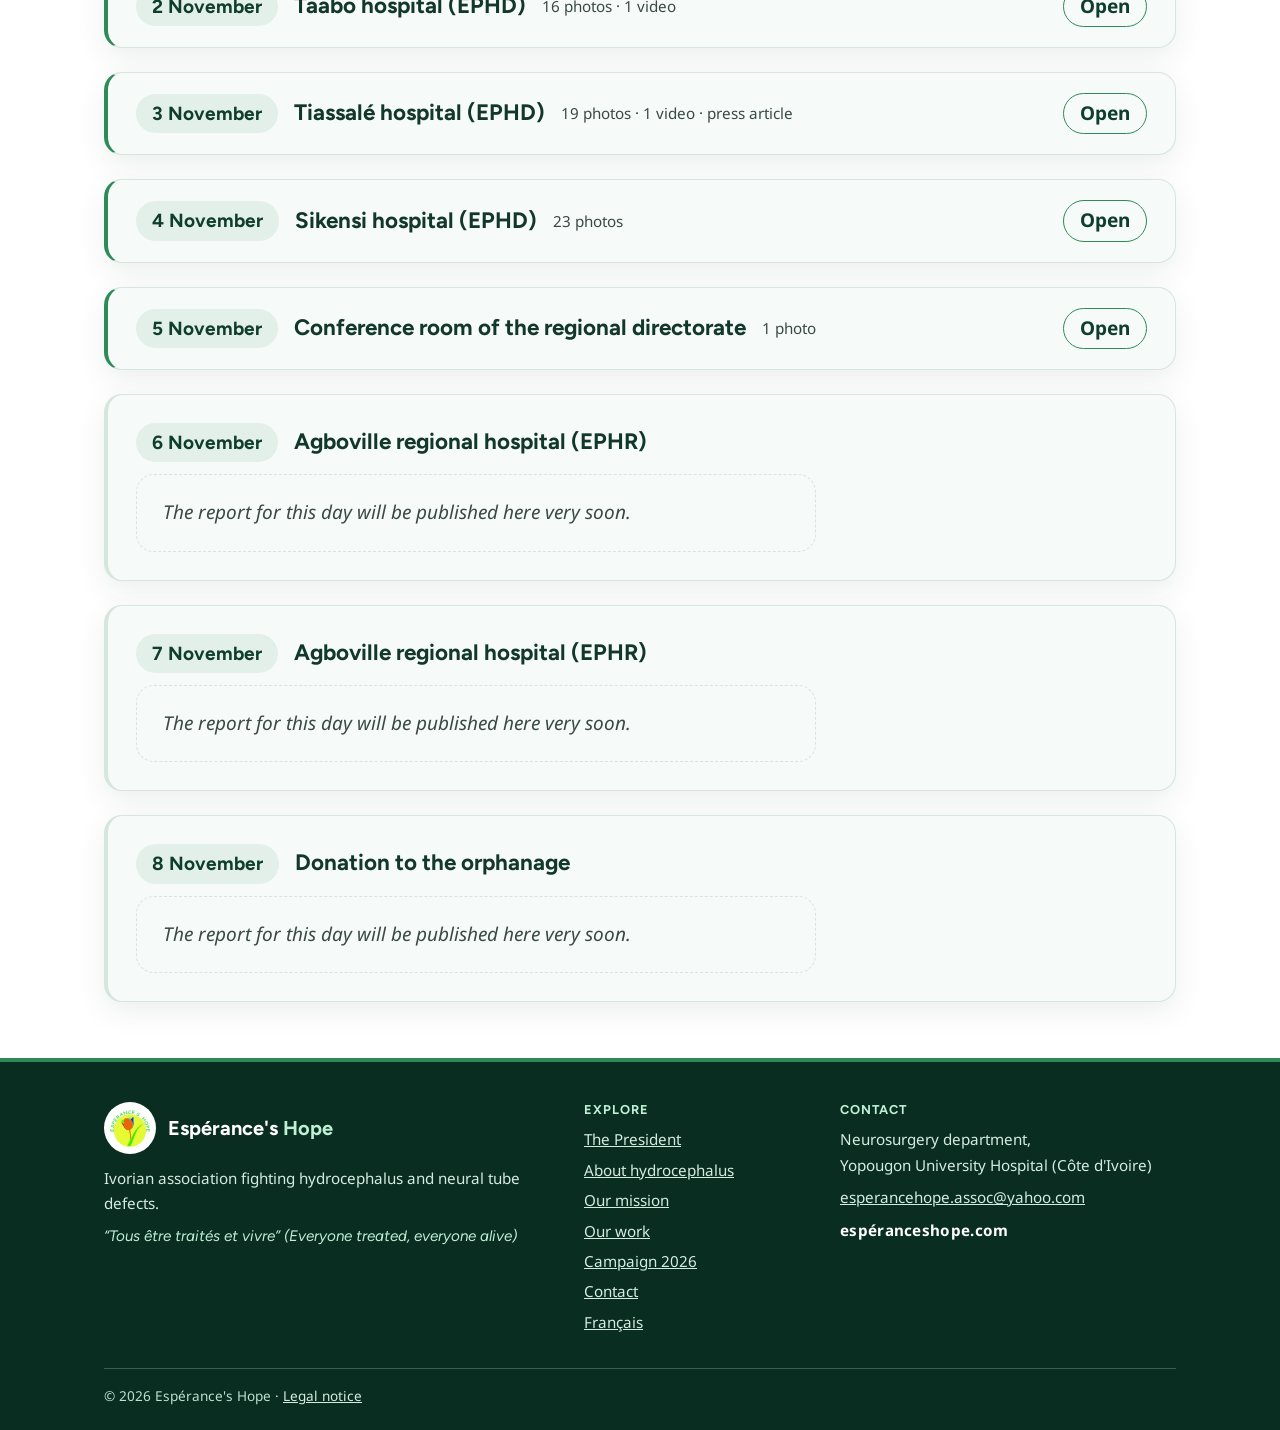
<file: en/campaign-2026/index.html>
<!DOCTYPE html>
<html lang="en">
<head>
  <meta charset="utf-8">
  <meta name="viewport" content="width=device-width, initial-scale=1">
  <title>November 2026 campaign – Espérance's Hope</title>
  <meta name="description" content="Free screening and consultation campaign in the Agneby-Tiassa region, 2 to 8 November 2026: programme and daily reports.">
  <link rel="canonical" href="https://xn--espranceshope-dhb.com/en/campaign-2026/">
  <link rel="alternate" hreflang="fr" href="https://xn--espranceshope-dhb.com/campagne-2026/">
  <link rel="alternate" hreflang="en" href="https://xn--espranceshope-dhb.com/en/campaign-2026/">
  <link rel="alternate" hreflang="x-default" href="https://xn--espranceshope-dhb.com/campagne-2026/">
  <meta property="og:type" content="website">
  <meta property="og:site_name" content="Espérance's Hope">
  <meta property="og:locale" content="en_US">
  <meta property="og:url" content="https://xn--espranceshope-dhb.com/en/campaign-2026/">
  <meta property="og:title" content="November 2026 campaign – Espérance's Hope">
  <meta property="og:description" content="Free screening and consultation campaign in the Agneby-Tiassa region, 2 to 8 November 2026: programme and daily reports.">
  <meta property="og:image" content="https://xn--espranceshope-dhb.com/images/apercu-partage-en.jpg">
  <meta property="og:image:width" content="1200">
  <meta property="og:image:height" content="630">
  <meta property="og:image:alt" content="Espérance's Hope">
  <meta name="twitter:card" content="summary_large_image">
  <meta name="twitter:title" content="November 2026 campaign – Espérance's Hope">
  <meta name="twitter:description" content="Free screening and consultation campaign in the Agneby-Tiassa region, 2 to 8 November 2026: programme and daily reports.">
  <meta name="twitter:image" content="https://xn--espranceshope-dhb.com/images/apercu-partage-en.jpg">
  <link rel="icon" href="/favicon.ico" sizes="any">
  <link rel="apple-touch-icon" href="/apple-touch-icon.png">
  <link rel="manifest" href="/site.webmanifest">
  <meta name="theme-color" content="#0f3d2e">
  <link rel="preconnect" href="https://fonts.googleapis.com">
  <link rel="preconnect" href="https://fonts.gstatic.com" crossorigin>
  <link rel="stylesheet" href="https://fonts.googleapis.com/css2?family=Figtree:wght@500;600;700;800&family=Noto+Sans:ital,wght@0,400;0,500;0,600;1,400&display=swap">
  <link rel="stylesheet" href="/style.css?v=20261110b">
  <script>document.documentElement.className += ' js'; setTimeout(function(){ if (!window.__revealOk) document.documentElement.className = document.documentElement.className.replace(' js',''); }, 6000);</script>
</head>
<body>
<div id="root" data-page="campaign-en"><a class="skip" href="#content">Skip to content</a><header class="top"><div class="wrap"><a class="brand" href="/en/#home" aria-label="Espérance&#x27;s Hope, home"><img class="logo" src="/images/logo.png" width="164" height="146" alt="" decoding="async"/><span class="brand-name">Espérance&#x27;s <span>Hope</span></span></a><button class="burger" type="button" aria-label="Open the menu" aria-expanded="false" aria-controls="menu"><svg viewBox="0 0 24 24" fill="none" stroke="currentColor" stroke-width="1.5" stroke-linecap="round" stroke-linejoin="round" aria-hidden="true"><path d="M4 6h16M4 12h16M4 18h16"></path></svg></button><nav id="menu" aria-label="Main navigation"><a href="/en/#president">The President</a><a href="/en/#mission">Our mission</a><a href="/en/#actions">Our work</a><a href="/en/campaign-2026/">Campaign 2026</a><a class="nav-cta" href="/en/contact/">Contact</a><a class="lang" href="/campagne-2026/" hrefLang="fr" lang="fr">Français</a></nav></div></header><main id="content"><section class="page-head"><div class="wrap"><p class="eyebrow">November 2026 campaign</p><h1>Screening and free consultations campaign</h1><p class="lead">Agneby-Tiassa region, 2 to 8 November 2026. “Act early to prevent disability”.</p></div></section><section class="campaign"><div class="wrap campaign-intro"><div class="prose"><h2>World Spina Bifida and Hydrocephalus Day</h2><p>For World Spina Bifida and Hydrocephalus Day, the Espérance&#x27;s Hope association is running an awareness, screening and free neurosurgical consultation campaign in the Agneby-Tiassa region. This is the seventh edition of these activities.</p><p>The programme: informing communities about spina bifida and hydrocephalus, screening children with neurological abnormalities or malformations, offering free consultations to children and adults (low back pain, cervical arthrosis, headaches…) and training health staff in early diagnosis.</p><h2 id="programme">The programme</h2><ul class="programme"><li><strong>2 November</strong><span>Taabo hospital (EPHD)</span></li><li><strong>3 November</strong><span>Tiassalé hospital (EPHD)</span></li><li><strong>4 November</strong><span>Sikensi hospital (EPHD)</span></li><li><strong>6 and 7 November</strong><span>Agboville regional hospital (EPHR)</span></li><li><strong>8 November</strong><span>Donation to the orphanage</span></li></ul></div><div class="poster-box"><div class="gallery"><figure><button type="button" class="zoom" aria-label="Enlarge photo : Campaign poster: free consultations in November 2026"><img src="/images/campagne-2026/affiche.jpg" width="810" height="1080" alt="Campaign poster: free consultations in November 2026" loading="lazy" decoding="async"/></button></figure></div><div class="lightbox" role="dialog" aria-modal="true" aria-label="Photo viewer"><button type="button" class="lb-btn lb-close" aria-label="Close"><svg viewBox="0 0 24 24" fill="none" stroke="currentColor" stroke-width="2" stroke-linecap="round" stroke-linejoin="round" aria-hidden="true"><path d="M6 6l12 12M18 6L6 18"></path></svg></button><button type="button" class="lb-btn lb-prev" aria-label="Previous photo"><svg viewBox="0 0 24 24" fill="none" stroke="currentColor" stroke-width="2" stroke-linecap="round" stroke-linejoin="round" aria-hidden="true"><path d="M15 5l-7 7 7 7"></path></svg></button><button type="button" class="lb-btn lb-next" aria-label="Next photo"><svg viewBox="0 0 24 24" fill="none" stroke="currentColor" stroke-width="2" stroke-linecap="round" stroke-linejoin="round" aria-hidden="true"><path d="M9 5l7 7-7 7"></path></svg></button><p class="lb-count" aria-live="polite"></p></div></div></div></section><section class="campaign alt"><div class="wrap"><h2>Daily reports</h2><p class="cr-intro">This page is updated as the campaign goes on: each day is published with its text and photos.</p><div class="days"><details class="day done" id="day-2-november"><summary class="day-head"><span class="day-date">2 November</span><h3>Taabo hospital (EPHD)</h3><span class="day-badges">16 photos · 1 video</span><span class="day-toggle" aria-hidden="true">Open</span></summary><div class="day-body"><div class="day-text"><p>Activities started at 9 a.m. at the Taabo hospital (EPHD). When the delegation arrived, everything was already in place: a tent for the awareness session on spina bifida and hydrocephalus, three offices for free consultations with three doctors, a waiting hall, and a fourth office freed up in the afternoon for a fourth doctor.</p><p>The association&#x27;s coordinator led the awareness session under the tent, together with the delegation&#x27;s nurse.</p><p>The delegation included 4 doctors (2 neurosurgeons, including the association&#x27;s President, and 2 neurosurgeons in training), 1 nurse and the coordinator.</p></div><figure class="video"><video controls="" preload="none" poster="/video/formation-taabo.jpg" width="854" height="480" aria-label="Video: training of health workers in Taabo (duration: 3 min 43)"><source src="/video/formation-taabo.mp4" type="video/mp4"/></video></figure></div><div class="day-photos"><h4>Awareness session</h4><div class="gallery"><figure><button type="button" class="zoom" aria-label="Enlarge photo : Audience in the waiting hall"><img src="/images/campagne-2026/jour1-01.jpg" width="1000" height="750" alt="Audience in the waiting hall" loading="lazy" decoding="async"/></button></figure><figure><button type="button" class="zoom" aria-label="Enlarge photo : Presentation shown to the audience"><img src="/images/campagne-2026/jour1-02.jpg" width="1000" height="750" alt="Presentation shown to the audience" loading="lazy" decoding="async"/></button></figure><figure><button type="button" class="zoom" aria-label="Enlarge photo : Presentation of the campaign poster"><img src="/images/campagne-2026/jour1-03.jpg" width="1000" height="750" alt="Presentation of the campaign poster" loading="lazy" decoding="async"/></button></figure><figure><button type="button" class="zoom" aria-label="Enlarge photo : Attentive audience during the awareness session"><img src="/images/campagne-2026/jour1-04.jpg" width="1000" height="750" alt="Attentive audience during the awareness session" loading="lazy" decoding="async"/></button></figure><figure><button type="button" class="zoom" aria-label="Enlarge photo : Questions from the audience"><img src="/images/campagne-2026/jour1-05.jpg" width="1000" height="750" alt="Questions from the audience" loading="lazy" decoding="async"/></button></figure><figure><button type="button" class="zoom" aria-label="Enlarge photo : Audience in the waiting hall"><img src="/images/campagne-2026/jour1-06.jpg" width="1000" height="750" alt="Audience in the waiting hall" loading="lazy" decoding="async"/></button></figure></div><div class="lightbox" role="dialog" aria-modal="true" aria-label="Photo viewer"><button type="button" class="lb-btn lb-close" aria-label="Close"><svg viewBox="0 0 24 24" fill="none" stroke="currentColor" stroke-width="2" stroke-linecap="round" stroke-linejoin="round" aria-hidden="true"><path d="M6 6l12 12M18 6L6 18"></path></svg></button><button type="button" class="lb-btn lb-prev" aria-label="Previous photo"><svg viewBox="0 0 24 24" fill="none" stroke="currentColor" stroke-width="2" stroke-linecap="round" stroke-linejoin="round" aria-hidden="true"><path d="M15 5l-7 7 7 7"></path></svg></button><button type="button" class="lb-btn lb-next" aria-label="Next photo"><svg viewBox="0 0 24 24" fill="none" stroke="currentColor" stroke-width="2" stroke-linecap="round" stroke-linejoin="round" aria-hidden="true"><path d="M9 5l7 7-7 7"></path></svg></button><p class="lb-count" aria-live="polite"></p></div></div><div class="day-photos"><h4>The audience and the team</h4><div class="gallery"><figure><button type="button" class="zoom" aria-label="Enlarge photo : The team and the audience under the tent"><img src="/images/campagne-2026/jour1-07.jpg" width="1000" height="750" alt="The team and the audience under the tent" loading="lazy" decoding="async"/></button></figure><figure><button type="button" class="zoom" aria-label="Enlarge photo : The team in front of the audience"><img src="/images/campagne-2026/jour1-08.jpg" width="1000" height="750" alt="The team in front of the audience" loading="lazy" decoding="async"/></button></figure><figure><button type="button" class="zoom" aria-label="Enlarge photo : The audience under the tent"><img src="/images/campagne-2026/jour1-09.jpg" width="1000" height="750" alt="The audience under the tent" loading="lazy" decoding="async"/></button></figure></div><div class="lightbox" role="dialog" aria-modal="true" aria-label="Photo viewer"><button type="button" class="lb-btn lb-close" aria-label="Close"><svg viewBox="0 0 24 24" fill="none" stroke="currentColor" stroke-width="2" stroke-linecap="round" stroke-linejoin="round" aria-hidden="true"><path d="M6 6l12 12M18 6L6 18"></path></svg></button><button type="button" class="lb-btn lb-prev" aria-label="Previous photo"><svg viewBox="0 0 24 24" fill="none" stroke="currentColor" stroke-width="2" stroke-linecap="round" stroke-linejoin="round" aria-hidden="true"><path d="M15 5l-7 7 7 7"></path></svg></button><button type="button" class="lb-btn lb-next" aria-label="Next photo"><svg viewBox="0 0 24 24" fill="none" stroke="currentColor" stroke-width="2" stroke-linecap="round" stroke-linejoin="round" aria-hidden="true"><path d="M9 5l7 7-7 7"></path></svg></button><p class="lb-count" aria-live="polite"></p></div></div><div class="day-photos"><h4>The team</h4><div class="gallery"><figure><button type="button" class="zoom" aria-label="Enlarge photo : The team in front of the maternity ward"><img src="/images/campagne-2026/jour1-10.jpg" width="1000" height="750" alt="The team in front of the maternity ward" loading="lazy" decoding="async"/></button></figure><figure><button type="button" class="zoom" aria-label="Enlarge photo : The team in association T-shirts"><img src="/images/campagne-2026/jour1-11.jpg" width="1000" height="750" alt="The team in association T-shirts" loading="lazy" decoding="async"/></button></figure><figure><button type="button" class="zoom" aria-label="Enlarge photo : The team in front of the maternity ward"><img src="/images/campagne-2026/jour1-12.jpg" width="1000" height="750" alt="The team in front of the maternity ward" loading="lazy" decoding="async"/></button></figure><figure><button type="button" class="zoom" aria-label="Enlarge photo : The team in association T-shirts"><img src="/images/campagne-2026/jour1-13.jpg" width="1000" height="750" alt="The team in association T-shirts" loading="lazy" decoding="async"/></button></figure></div><div class="lightbox" role="dialog" aria-modal="true" aria-label="Photo viewer"><button type="button" class="lb-btn lb-close" aria-label="Close"><svg viewBox="0 0 24 24" fill="none" stroke="currentColor" stroke-width="2" stroke-linecap="round" stroke-linejoin="round" aria-hidden="true"><path d="M6 6l12 12M18 6L6 18"></path></svg></button><button type="button" class="lb-btn lb-prev" aria-label="Previous photo"><svg viewBox="0 0 24 24" fill="none" stroke="currentColor" stroke-width="2" stroke-linecap="round" stroke-linejoin="round" aria-hidden="true"><path d="M15 5l-7 7 7 7"></path></svg></button><button type="button" class="lb-btn lb-next" aria-label="Next photo"><svg viewBox="0 0 24 24" fill="none" stroke="currentColor" stroke-width="2" stroke-linecap="round" stroke-linejoin="round" aria-hidden="true"><path d="M9 5l7 7-7 7"></path></svg></button><p class="lb-count" aria-live="polite"></p></div></div><div class="day-photos"><h4>Consultations</h4><div class="gallery"><figure><button type="button" class="zoom" aria-label="Enlarge photo : Free consultation"><img src="/images/campagne-2026/jour1-14.jpg" width="1000" height="750" alt="Free consultation" loading="lazy" decoding="async"/></button></figure><figure><button type="button" class="zoom" aria-label="Enlarge photo : Reception and registration of a patient"><img src="/images/campagne-2026/jour1-15.jpg" width="750" height="1000" alt="Reception and registration of a patient" loading="lazy" decoding="async"/></button></figure><figure><button type="button" class="zoom" aria-label="Enlarge photo : Interview with a patient"><img src="/images/campagne-2026/jour1-16.jpg" width="750" height="1000" alt="Interview with a patient" loading="lazy" decoding="async"/></button></figure></div><div class="lightbox" role="dialog" aria-modal="true" aria-label="Photo viewer"><button type="button" class="lb-btn lb-close" aria-label="Close"><svg viewBox="0 0 24 24" fill="none" stroke="currentColor" stroke-width="2" stroke-linecap="round" stroke-linejoin="round" aria-hidden="true"><path d="M6 6l12 12M18 6L6 18"></path></svg></button><button type="button" class="lb-btn lb-prev" aria-label="Previous photo"><svg viewBox="0 0 24 24" fill="none" stroke="currentColor" stroke-width="2" stroke-linecap="round" stroke-linejoin="round" aria-hidden="true"><path d="M15 5l-7 7 7 7"></path></svg></button><button type="button" class="lb-btn lb-next" aria-label="Next photo"><svg viewBox="0 0 24 24" fill="none" stroke="currentColor" stroke-width="2" stroke-linecap="round" stroke-linejoin="round" aria-hidden="true"><path d="M9 5l7 7-7 7"></path></svg></button><p class="lb-count" aria-live="polite"></p></div></div></details><details class="day done" id="day-3-november"><summary class="day-head"><span class="day-date">3 November</span><h3>Tiassalé hospital (EPHD)</h3><span class="day-badges">19 photos · 1 video · press article</span><span class="day-toggle" aria-hidden="true">Open</span></summary><div class="day-body"><div class="day-text"><p>The awareness, free medical consultation and health professional training campaign of the NGO Espérance&#x27;s Hope took place on Tuesday 3 November 2026 at the Tiassalé hospital (EPHD). In all, about a hundred people were reached and seen. Two cases of hydrocephalus were diagnosed in children, out of a total of 7 children seen in consultation by the medical teams.</p><p>These days, under the patronage of the Minister of Health, Public Hygiene and Universal Health Coverage, Pierre N&#x27;Gou Dimba, were led by Broalet Maman You Espérance, wife of Alia, president of the NGO Espérance&#x27;s Hope, professor of neurosurgery and anatomy and head of the neurosurgery department at the Saint-Joseph Moscati Catholic Hospital in Yamoussoukro, and by Dr Williams Panan Bamba, neurosurgeon at the San Pedro regional hospital (EPHR), and in charge of organising the activities.</p><p>This initiative aims to strengthen awareness of spina bifida and hydrocephalus.</p><p>On arrival, the delegation was welcomed by the hospital&#x27;s chief physician, Dr Yobouet Séraphin, in the absence of the director, Dr Eulalie Thes Dassoko.</p><details class="press-article"><summary>In the press: Business &amp; Actuality TV</summary><p class="press-credit">Article by Clément EWOUEDJE, published on 4 November 2026 by Business &amp; Actuality TV (in French; English translation). Reproduced with permission.</p><p>After a first stage in Taabo, the awareness, free medical consultation and training campaign of the NGO Espérance’s Hope continued on Tuesday 3 November 2026 in Tiassalé. This second stage notably made it possible to raise awareness among the population, to see seven children, including two cases of hydrocephalus, by the medical teams, and to build the capacity of some forty health professionals.</p><p>The second stage of this mission took place at the Tiassalé departmental public hospital (EPHD), led by Broalet Maman You Espérance, wife of Alia, president of the NGO Espérance’s Hope, professor of neurosurgery and anatomy and head of the neurosurgery department at the Saint-Joseph Moscati Catholic Hospital in Yamoussoukro.</p><p>Backed by the Minister of Health, Public Hygiene and Universal Health Coverage, Pierre N’Gou Dimba, funded by the Agneby-Tiassa Regional Council and carried out in partnership with the NGO Espérance’s Hope, this initiative aims to strengthen awareness of spina bifida and hydrocephalus, to make specialist consultations easier to access, and to improve health professionals’ knowledge of these conditions.</p><p>On arrival, the delegation was welcomed by the hospital’s chief physician, Dr Yobouet Séraphin, in the absence of the director, Dr Eulalie Thes Dassoko. Several of the hospital’s practitioners, including specialists in radiology, surgery and cardiology, were also involved in the activities.</p><p>On the organisational side, Dr Williams Panan Bamba, in charge of organisation, also contributed to the preparation and smooth running of this stage of the campaign. The mission also included Attissou Marie Marguerite, a psychomotor therapist at the Don Orion hospital in Bonoua.</p><p>The medical assessment for the day shows seven children seen by the specialist teams. Among them, two cases of hydrocephalus were received. It should be noted that these children received medical consultations and were not part of the awareness sessions intended for the population.</p><p>Low back pain, commonly known as backache, was the main reason for consultation during this day. In total, the awareness and consultation activities reached about a hundred people, with specific medical care for the children seen by the teams.</p><p>In addition to the consultations and awareness sessions, a training course on spina bifida and hydrocephalus was held from 12 noon to 2 p.m. It brought together about forty health professionals, including doctors, nurses and midwives. The hospital’s chief physician took part in the whole session himself, which was followed by discussions and a question-and-answer session.</p><p>The day also included a visit by the departmental director of Health, Dr Gbalé Yavo Joël. Present from the morning, he was involved in the logistical preparations and followed the start of the consultations and awareness activities. His intervention notably helped bring the awareness facilities closer to the hospital entrance, making it easier to welcome and guide the public.</p><p>To close this stage, the delegation visited the hospital’s operating theatre. This sequence completed the discovery of the EPHD’s health infrastructure before the end of the mission in Tiassalé.</p><p>Activities ended at around 5 p.m. After a review of this second stage, the delegation set off for Sikensi, where the campaign was to continue on Wednesday 4 November 2026.</p><p>Through this initiative, Espérance’s Hope aims to contribute to a better understanding of spina bifida and hydrocephalus, two conditions that require particular attention in terms of prevention, early screening and medical care. After Taabo and Tiassalé, the campaign thus continues its rollout in several localities in Côte d’Ivoire, with the priorities of raising public awareness, access to specialist consultations and strengthening the capacity of health professionals.</p><p class="press-link">Original article: <a href="https://businessactuality.com/tiassale-apres-taabo-esperances-hope-poursuit-sa-campagne-contre-le-spina-bifida-et-lhydrocephalie/" target="_blank" rel="noopener noreferrer">TIASSALÉ : APRÈS TAABO, ESPÉRANCE’S HOPE POURSUIT SA CAMPAGNE CONTRE LE SPINA-BIFIDA ET L’HYDROCÉPHALIE (businessactuality.com)</a></p></details></div><figure class="video video-vertical"><video controls="" preload="none" poster="/video/consultation-3-novembre.jpg" width="576" height="1024" aria-label="Video: measuring a child&#x27;s head circumference during a consultation (duration: 32 seconds)"><source src="/video/consultation-3-novembre.mp4" type="video/mp4"/></video></figure></div><div class="day-photos"><h4>Awareness session</h4><div class="gallery"><figure><button type="button" class="zoom" aria-label="Enlarge photo : Audience gathered under the tent in Tiassalé"><img src="/images/campagne-2026/jour2-01.jpg" width="1000" height="750" alt="Audience gathered under the tent in Tiassalé" loading="lazy" decoding="async"/></button></figure><figure><button type="button" class="zoom" aria-label="Enlarge photo : Attentive audience during the awareness session"><img src="/images/campagne-2026/jour2-02.jpg" width="1000" height="750" alt="Attentive audience during the awareness session" loading="lazy" decoding="async"/></button></figure><figure><button type="button" class="zoom" aria-label="Enlarge photo : Attentive audience during the awareness session"><img src="/images/campagne-2026/jour2-03.jpg" width="1000" height="750" alt="Attentive audience during the awareness session" loading="lazy" decoding="async"/></button></figure><figure><button type="button" class="zoom" aria-label="Enlarge photo : Attentive audience during the awareness session"><img src="/images/campagne-2026/jour2-10.jpg" width="1000" height="750" alt="Attentive audience during the awareness session" loading="lazy" decoding="async"/></button></figure><figure><button type="button" class="zoom" aria-label="Enlarge photo : Attentive audience during the awareness session"><img src="/images/campagne-2026/jour2-11.jpg" width="1000" height="750" alt="Attentive audience during the awareness session" loading="lazy" decoding="async"/></button></figure><figure><button type="button" class="zoom" aria-label="Enlarge photo : Two people seated in the audience"><img src="/images/campagne-2026/jour2-13.jpg" width="1000" height="750" alt="Two people seated in the audience" loading="lazy" decoding="async"/></button></figure></div><div class="lightbox" role="dialog" aria-modal="true" aria-label="Photo viewer"><button type="button" class="lb-btn lb-close" aria-label="Close"><svg viewBox="0 0 24 24" fill="none" stroke="currentColor" stroke-width="2" stroke-linecap="round" stroke-linejoin="round" aria-hidden="true"><path d="M6 6l12 12M18 6L6 18"></path></svg></button><button type="button" class="lb-btn lb-prev" aria-label="Previous photo"><svg viewBox="0 0 24 24" fill="none" stroke="currentColor" stroke-width="2" stroke-linecap="round" stroke-linejoin="round" aria-hidden="true"><path d="M15 5l-7 7 7 7"></path></svg></button><button type="button" class="lb-btn lb-next" aria-label="Next photo"><svg viewBox="0 0 24 24" fill="none" stroke="currentColor" stroke-width="2" stroke-linecap="round" stroke-linejoin="round" aria-hidden="true"><path d="M9 5l7 7-7 7"></path></svg></button><p class="lb-count" aria-live="polite"></p></div></div><div class="day-photos"><h4>Group photos</h4><div class="gallery"><figure><button type="button" class="zoom" aria-label="Enlarge photo : Three members of the delegation in front of the campaign poster"><img src="/images/campagne-2026/jour2-04.jpg" width="1000" height="750" alt="Three members of the delegation in front of the campaign poster" loading="lazy" decoding="async"/></button></figure><figure><button type="button" class="zoom" aria-label="Enlarge photo : Group photo in front of the campaign poster"><img src="/images/campagne-2026/jour2-05.jpg" width="1000" height="750" alt="Group photo in front of the campaign poster" loading="lazy" decoding="async"/></button></figure><figure><button type="button" class="zoom" aria-label="Enlarge photo : Group photo of the delegation and guests"><img src="/images/campagne-2026/jour2-06.jpg" width="1000" height="750" alt="Group photo of the delegation and guests" loading="lazy" decoding="async"/></button></figure><figure><button type="button" class="zoom" aria-label="Enlarge photo : Group photo of the delegation and guests"><img src="/images/campagne-2026/jour2-16.jpg" width="1000" height="750" alt="Group photo of the delegation and guests" loading="lazy" decoding="async"/></button></figure><figure><button type="button" class="zoom" aria-label="Enlarge photo : Group photo of the delegation and guests"><img src="/images/campagne-2026/jour2-17.jpg" width="1000" height="750" alt="Group photo of the delegation and guests" loading="lazy" decoding="async"/></button></figure></div><div class="lightbox" role="dialog" aria-modal="true" aria-label="Photo viewer"><button type="button" class="lb-btn lb-close" aria-label="Close"><svg viewBox="0 0 24 24" fill="none" stroke="currentColor" stroke-width="2" stroke-linecap="round" stroke-linejoin="round" aria-hidden="true"><path d="M6 6l12 12M18 6L6 18"></path></svg></button><button type="button" class="lb-btn lb-prev" aria-label="Previous photo"><svg viewBox="0 0 24 24" fill="none" stroke="currentColor" stroke-width="2" stroke-linecap="round" stroke-linejoin="round" aria-hidden="true"><path d="M15 5l-7 7 7 7"></path></svg></button><button type="button" class="lb-btn lb-next" aria-label="Next photo"><svg viewBox="0 0 24 24" fill="none" stroke="currentColor" stroke-width="2" stroke-linecap="round" stroke-linejoin="round" aria-hidden="true"><path d="M9 5l7 7-7 7"></path></svg></button><p class="lb-count" aria-live="polite"></p></div></div><div class="day-photos"><h4>Consultations</h4><div class="gallery"><figure><button type="button" class="zoom" aria-label="Enlarge photo : Interview during a free consultation"><img src="/images/campagne-2026/jour2-08.jpg" width="1000" height="750" alt="Interview during a free consultation" loading="lazy" decoding="async"/></button></figure><figure><button type="button" class="zoom" aria-label="Enlarge photo : Consultation of a child in the hospital room"><img src="/images/campagne-2026/jour2-09.jpg" width="1000" height="750" alt="Consultation of a child in the hospital room" loading="lazy" decoding="async"/></button></figure><figure><button type="button" class="zoom" aria-label="Enlarge photo : Two people outside the hospital"><img src="/images/campagne-2026/jour2-20.jpg" width="1000" height="750" alt="Two people outside the hospital" loading="lazy" decoding="async"/></button></figure><figure><button type="button" class="zoom" aria-label="Enlarge photo : A participant photographing a consultation"><img src="/images/campagne-2026/jour2-21.jpg" width="1000" height="750" alt="A participant photographing a consultation" loading="lazy" decoding="async"/></button></figure></div><div class="lightbox" role="dialog" aria-modal="true" aria-label="Photo viewer"><button type="button" class="lb-btn lb-close" aria-label="Close"><svg viewBox="0 0 24 24" fill="none" stroke="currentColor" stroke-width="2" stroke-linecap="round" stroke-linejoin="round" aria-hidden="true"><path d="M6 6l12 12M18 6L6 18"></path></svg></button><button type="button" class="lb-btn lb-prev" aria-label="Previous photo"><svg viewBox="0 0 24 24" fill="none" stroke="currentColor" stroke-width="2" stroke-linecap="round" stroke-linejoin="round" aria-hidden="true"><path d="M15 5l-7 7 7 7"></path></svg></button><button type="button" class="lb-btn lb-next" aria-label="Next photo"><svg viewBox="0 0 24 24" fill="none" stroke="currentColor" stroke-width="2" stroke-linecap="round" stroke-linejoin="round" aria-hidden="true"><path d="M9 5l7 7-7 7"></path></svg></button><p class="lb-count" aria-live="polite"></p></div></div><div class="day-photos"><h4>Photos from the Business &amp; Actuality TV article</h4><div class="gallery"><figure><button type="button" class="zoom" aria-label="Enlarge photo : Welcome screen of the Agneby-Tiassa 2026 hydrocephalus conference, 3 November 2026"><img src="/images/campagne-2026/article-01.jpg" width="1000" height="750" alt="Welcome screen of the Agneby-Tiassa 2026 hydrocephalus conference, 3 November 2026" loading="lazy" decoding="async"/></button></figure><figure><button type="button" class="zoom" aria-label="Enlarge photo : Health professionals gathered during the training in Tiassalé"><img src="/images/campagne-2026/article-02.jpg" width="720" height="405" alt="Health professionals gathered during the training in Tiassalé" loading="lazy" decoding="async"/></button></figure><figure><button type="button" class="zoom" aria-label="Enlarge photo : Four people in front of the campaign banner at the hospital entrance"><img src="/images/campagne-2026/article-03.jpg" width="1000" height="750" alt="Four people in front of the campaign banner at the hospital entrance" loading="lazy" decoding="async"/></button></figure></div><div class="lightbox" role="dialog" aria-modal="true" aria-label="Photo viewer"><button type="button" class="lb-btn lb-close" aria-label="Close"><svg viewBox="0 0 24 24" fill="none" stroke="currentColor" stroke-width="2" stroke-linecap="round" stroke-linejoin="round" aria-hidden="true"><path d="M6 6l12 12M18 6L6 18"></path></svg></button><button type="button" class="lb-btn lb-prev" aria-label="Previous photo"><svg viewBox="0 0 24 24" fill="none" stroke="currentColor" stroke-width="2" stroke-linecap="round" stroke-linejoin="round" aria-hidden="true"><path d="M15 5l-7 7 7 7"></path></svg></button><button type="button" class="lb-btn lb-next" aria-label="Next photo"><svg viewBox="0 0 24 24" fill="none" stroke="currentColor" stroke-width="2" stroke-linecap="round" stroke-linejoin="round" aria-hidden="true"><path d="M9 5l7 7-7 7"></path></svg></button><p class="lb-count" aria-live="polite"></p></div></div><div class="day-photos"><h4>In the press: Le Baromètre no. 266</h4><div class="gallery"><figure><button type="button" class="zoom" aria-label="Enlarge photo : Article from the newspaper Le Baromètre no. 266: “Espérance&#x27;s Hope” steps up awareness (fight against spina bifida and hydrocephalus, Tiassalé stage)"><img src="/images/campagne-2026/jour2-presse.jpg" width="602" height="347" alt="Article from the newspaper Le Baromètre no. 266: “Espérance&#x27;s Hope” steps up awareness (fight against spina bifida and hydrocephalus, Tiassalé stage)" loading="lazy" decoding="async"/></button></figure></div><div class="lightbox" role="dialog" aria-modal="true" aria-label="Photo viewer"><button type="button" class="lb-btn lb-close" aria-label="Close"><svg viewBox="0 0 24 24" fill="none" stroke="currentColor" stroke-width="2" stroke-linecap="round" stroke-linejoin="round" aria-hidden="true"><path d="M6 6l12 12M18 6L6 18"></path></svg></button><button type="button" class="lb-btn lb-prev" aria-label="Previous photo"><svg viewBox="0 0 24 24" fill="none" stroke="currentColor" stroke-width="2" stroke-linecap="round" stroke-linejoin="round" aria-hidden="true"><path d="M15 5l-7 7 7 7"></path></svg></button><button type="button" class="lb-btn lb-next" aria-label="Next photo"><svg viewBox="0 0 24 24" fill="none" stroke="currentColor" stroke-width="2" stroke-linecap="round" stroke-linejoin="round" aria-hidden="true"><path d="M9 5l7 7-7 7"></path></svg></button><p class="lb-count" aria-live="polite"></p></div></div></details><details class="day done" id="day-4-november"><summary class="day-head"><span class="day-date">4 November</span><h3>Sikensi hospital (EPHD)</h3><span class="day-badges">23 photos</span><span class="day-toggle" aria-hidden="true">Open</span></summary><div class="day-body"><div class="day-text"><p>3rd day of the campaign, Sikensi stage: we started around 11 a.m. with the visit of the prefectoral delegation, led by the Prefecture&#x27;s Secretary General, Mrs RABBE, representing the Prefect of the Sikensi department, and the sub-prefects, in the presence of the Departmental Director of Health and the Director of the Sikensi General Hospital.</p><p>Consultations have started and are continuing.</p><h4 class="day-sub">Activity report: 4 November 2026, Sikensi</h4><p>Addressee: Mr Clément</p><h4 class="day-sub">1. Travel and welcome</h4><p>The team left Tiassalé the day before (3 November) and arrived in Sikensi in the evening.</p><p>On the morning of 4 November, it went to the activity site, the Sikensi General Hospital.</p><p>It was received by the Departmental Director of Health and by the hospital&#x27;s Chief Physician. After the greetings, they showed the team around the facilities.</p><h4 class="day-sub">2. Facilities provided</h4><ul class="programme"><li>Two rooms for consultations.</li><li>Two tents for welcoming patients and for awareness-raising.</li><li>A conference room for training health workers.</li></ul><p>Patients were already waiting before the activity began.</p><h4 class="day-sub">3. Visit of the authorities and launch</h4><p>Mrs Rabé Noël visited the team and toured the facilities with it. Her position remains to be confirmed: sub-prefect or secretary general of the prefecture.</p><p>Other local authorities were present, as well as traditional chiefs, who came to support the activity.</p><p>A ceremony officially launched the activity.</p><p>This support from the authorities was the highlight of the day.</p><h4 class="day-sub">4. Consultations and awareness-raising</h4><p>The activity went very well. Consultations and awareness-raising started early in the morning.</p><p>About 100 patients were seen and informed, including a good part of the hospital staff.</p><p>Many children came, with many different conditions.</p><p>4 cases of hydrocephalus were detected, as well as other neurological conditions in children.</p><p>Patients who need further examinations, in particular a scan, received an examination slip. They were asked to go to the Agboville regional hospital (CHR) on Friday or Saturday to have the scan free of charge.</p><p>Difficulty: some patients said they had financial problems getting there.</p><h4 class="day-sub">5. Training of health staff</h4><p>The training took place between noon and 2 p.m., during the lunch break, so as not to disrupt the usual service.</p><p>About 30 health workers attended (doctors, nurses, midwives), in the presence of the Chief Physician.</p><p>Participants were very interested and asked many questions, which shows that the subject matters to the professionals of Sikensi.</p><p>Part of it was practical: learning to measure head circumference. This simple check helps detect early an increase in head size, one of the key signs of hydrocephalus.</p><h4 class="day-sub">6. Points to complete</h4><p>The exact names and positions of the authorities present (Departmental Director, Chief Physician, Mrs Rabé Noël and others). The coordinator noted them down and will send them tomorrow. The photos may also help identify the people.</p></div></div><div class="day-photos"><h4>Welcome of the team and the authorities</h4><div class="gallery"><figure><button type="button" class="zoom" aria-label="Enlarge photo : Four members of the delegation in front of a blue door"><img src="/images/campagne-2026/jour3-01.jpg" width="1000" height="667" alt="Four members of the delegation in front of a blue door" loading="lazy" decoding="async"/></button></figure><figure><button type="button" class="zoom" aria-label="Enlarge photo : Five people standing in front of a hospital building"><img src="/images/campagne-2026/jour3-02.jpg" width="1000" height="667" alt="Five people standing in front of a hospital building" loading="lazy" decoding="async"/></button></figure><figure><button type="button" class="zoom" aria-label="Enlarge photo : Welcome of the delegation on its arrival at the hospital"><img src="/images/campagne-2026/jour3-03.jpg" width="1000" height="667" alt="Welcome of the delegation on its arrival at the hospital" loading="lazy" decoding="async"/></button></figure><figure><button type="button" class="zoom" aria-label="Enlarge photo : Greetings on the delegation&#x27;s arrival"><img src="/images/campagne-2026/jour3-04.jpg" width="1000" height="667" alt="Greetings on the delegation&#x27;s arrival" loading="lazy" decoding="async"/></button></figure><figure><button type="button" class="zoom" aria-label="Enlarge photo : Handshakes with the town&#x27;s authorities"><img src="/images/campagne-2026/jour3-05.jpg" width="1000" height="667" alt="Handshakes with the town&#x27;s authorities" loading="lazy" decoding="async"/></button></figure><figure><button type="button" class="zoom" aria-label="Enlarge photo : An official being welcomed by the delegation"><img src="/images/campagne-2026/jour3-06.jpg" width="1000" height="667" alt="An official being welcomed by the delegation" loading="lazy" decoding="async"/></button></figure><figure><button type="button" class="zoom" aria-label="Enlarge photo : Handshake between the delegation and an official"><img src="/images/campagne-2026/jour3-07.jpg" width="1000" height="667" alt="Handshake between the delegation and an official" loading="lazy" decoding="async"/></button></figure><figure><button type="button" class="zoom" aria-label="Enlarge photo : An authority arriving at the hospital, greeted by the crowd"><img src="/images/campagne-2026/jour3-08.jpg" width="1000" height="667" alt="An authority arriving at the hospital, greeted by the crowd" loading="lazy" decoding="async"/></button></figure></div><div class="lightbox" role="dialog" aria-modal="true" aria-label="Photo viewer"><button type="button" class="lb-btn lb-close" aria-label="Close"><svg viewBox="0 0 24 24" fill="none" stroke="currentColor" stroke-width="2" stroke-linecap="round" stroke-linejoin="round" aria-hidden="true"><path d="M6 6l12 12M18 6L6 18"></path></svg></button><button type="button" class="lb-btn lb-prev" aria-label="Previous photo"><svg viewBox="0 0 24 24" fill="none" stroke="currentColor" stroke-width="2" stroke-linecap="round" stroke-linejoin="round" aria-hidden="true"><path d="M15 5l-7 7 7 7"></path></svg></button><button type="button" class="lb-btn lb-next" aria-label="Next photo"><svg viewBox="0 0 24 24" fill="none" stroke="currentColor" stroke-width="2" stroke-linecap="round" stroke-linejoin="round" aria-hidden="true"><path d="M9 5l7 7-7 7"></path></svg></button><p class="lb-count" aria-live="polite"></p></div></div><div class="day-photos"><h4>The team and the volunteers</h4><div class="gallery"><figure><button type="button" class="zoom" aria-label="Enlarge photo : Volunteers in the campaign&#x27;s white T-shirts gathered in front of the hospital"><img src="/images/campagne-2026/jour3-09.jpg" width="1000" height="667" alt="Volunteers in the campaign&#x27;s white T-shirts gathered in front of the hospital" loading="lazy" decoding="async"/></button></figure><figure><button type="button" class="zoom" aria-label="Enlarge photo : Volunteers in the campaign&#x27;s white T-shirts filling in documents"><img src="/images/campagne-2026/jour3-10.jpg" width="975" height="750" alt="Volunteers in the campaign&#x27;s white T-shirts filling in documents" loading="lazy" decoding="async"/></button></figure><figure><button type="button" class="zoom" aria-label="Enlarge photo : Campaign volunteers next to the association&#x27;s poster"><img src="/images/campagne-2026/jour3-11.jpg" width="1000" height="667" alt="Campaign volunteers next to the association&#x27;s poster" loading="lazy" decoding="async"/></button></figure></div><div class="lightbox" role="dialog" aria-modal="true" aria-label="Photo viewer"><button type="button" class="lb-btn lb-close" aria-label="Close"><svg viewBox="0 0 24 24" fill="none" stroke="currentColor" stroke-width="2" stroke-linecap="round" stroke-linejoin="round" aria-hidden="true"><path d="M6 6l12 12M18 6L6 18"></path></svg></button><button type="button" class="lb-btn lb-prev" aria-label="Previous photo"><svg viewBox="0 0 24 24" fill="none" stroke="currentColor" stroke-width="2" stroke-linecap="round" stroke-linejoin="round" aria-hidden="true"><path d="M15 5l-7 7 7 7"></path></svg></button><button type="button" class="lb-btn lb-next" aria-label="Next photo"><svg viewBox="0 0 24 24" fill="none" stroke="currentColor" stroke-width="2" stroke-linecap="round" stroke-linejoin="round" aria-hidden="true"><path d="M9 5l7 7-7 7"></path></svg></button><p class="lb-count" aria-live="polite"></p></div></div><div class="day-photos"><h4>Waiting room and reception</h4><div class="gallery"><figure><button type="button" class="zoom" aria-label="Enlarge photo : Two participants in the hospital room"><img src="/images/campagne-2026/jour3-12.jpg" width="1000" height="667" alt="Two participants in the hospital room" loading="lazy" decoding="async"/></button></figure><figure><button type="button" class="zoom" aria-label="Enlarge photo : A participant at a reception table, writing"><img src="/images/campagne-2026/jour3-13.jpg" width="1000" height="667" alt="A participant at a reception table, writing" loading="lazy" decoding="async"/></button></figure><figure><button type="button" class="zoom" aria-label="Enlarge photo : Two people seated in the waiting room"><img src="/images/campagne-2026/jour3-14.jpg" width="1000" height="667" alt="Two people seated in the waiting room" loading="lazy" decoding="async"/></button></figure><figure><button type="button" class="zoom" aria-label="Enlarge photo : A participant seated in the room"><img src="/images/campagne-2026/jour3-15.jpg" width="1000" height="667" alt="A participant seated in the room" loading="lazy" decoding="async"/></button></figure></div><div class="lightbox" role="dialog" aria-modal="true" aria-label="Photo viewer"><button type="button" class="lb-btn lb-close" aria-label="Close"><svg viewBox="0 0 24 24" fill="none" stroke="currentColor" stroke-width="2" stroke-linecap="round" stroke-linejoin="round" aria-hidden="true"><path d="M6 6l12 12M18 6L6 18"></path></svg></button><button type="button" class="lb-btn lb-prev" aria-label="Previous photo"><svg viewBox="0 0 24 24" fill="none" stroke="currentColor" stroke-width="2" stroke-linecap="round" stroke-linejoin="round" aria-hidden="true"><path d="M15 5l-7 7 7 7"></path></svg></button><button type="button" class="lb-btn lb-next" aria-label="Next photo"><svg viewBox="0 0 24 24" fill="none" stroke="currentColor" stroke-width="2" stroke-linecap="round" stroke-linejoin="round" aria-hidden="true"><path d="M9 5l7 7-7 7"></path></svg></button><p class="lb-count" aria-live="polite"></p></div></div><div class="day-photos"><h4>Presentation and training</h4><div class="gallery"><figure><button type="button" class="zoom" aria-label="Enlarge photo : Projection screen showing the title of the presentation on nervous system malformations in Côte d&#x27;Ivoire"><img src="/images/campagne-2026/jour3-16.jpg" width="1000" height="667" alt="Projection screen showing the title of the presentation on nervous system malformations in Côte d&#x27;Ivoire" loading="lazy" decoding="async"/></button></figure><figure><button type="button" class="zoom" aria-label="Enlarge photo : Two guests seated in the front row during the presentation"><img src="/images/campagne-2026/jour3-17.jpg" width="980" height="750" alt="Two guests seated in the front row during the presentation" loading="lazy" decoding="async"/></button></figure><figure><button type="button" class="zoom" aria-label="Enlarge photo : Exchange between a speaker and a participant during the session"><img src="/images/campagne-2026/jour3-18.jpg" width="1000" height="667" alt="Exchange between a speaker and a participant during the session" loading="lazy" decoding="async"/></button></figure><figure><button type="button" class="zoom" aria-label="Enlarge photo : A participant speaking in front of the campaign posters"><img src="/images/campagne-2026/jour3-19.jpg" width="1000" height="667" alt="A participant speaking in front of the campaign posters" loading="lazy" decoding="async"/></button></figure><figure><button type="button" class="zoom" aria-label="Enlarge photo : A doctor presenting in front of the projection screen"><img src="/images/campagne-2026/jour3-20.jpg" width="1000" height="667" alt="A doctor presenting in front of the projection screen" loading="lazy" decoding="async"/></button></figure><figure><button type="button" class="zoom" aria-label="Enlarge photo : A doctor addressing the participants in the conference room"><img src="/images/campagne-2026/jour3-21.jpg" width="1000" height="667" alt="A doctor addressing the participants in the conference room" loading="lazy" decoding="async"/></button></figure><figure><button type="button" class="zoom" aria-label="Enlarge photo : A doctor among the participants, in front of the campaign posters"><img src="/images/campagne-2026/jour3-22.jpg" width="1000" height="667" alt="A doctor among the participants, in front of the campaign posters" loading="lazy" decoding="async"/></button></figure><figure><button type="button" class="zoom" aria-label="Enlarge photo : Audience gathered in the conference room"><img src="/images/campagne-2026/jour3-23.jpg" width="1000" height="667" alt="Audience gathered in the conference room" loading="lazy" decoding="async"/></button></figure></div><div class="lightbox" role="dialog" aria-modal="true" aria-label="Photo viewer"><button type="button" class="lb-btn lb-close" aria-label="Close"><svg viewBox="0 0 24 24" fill="none" stroke="currentColor" stroke-width="2" stroke-linecap="round" stroke-linejoin="round" aria-hidden="true"><path d="M6 6l12 12M18 6L6 18"></path></svg></button><button type="button" class="lb-btn lb-prev" aria-label="Previous photo"><svg viewBox="0 0 24 24" fill="none" stroke="currentColor" stroke-width="2" stroke-linecap="round" stroke-linejoin="round" aria-hidden="true"><path d="M15 5l-7 7 7 7"></path></svg></button><button type="button" class="lb-btn lb-next" aria-label="Next photo"><svg viewBox="0 0 24 24" fill="none" stroke="currentColor" stroke-width="2" stroke-linecap="round" stroke-linejoin="round" aria-hidden="true"><path d="M9 5l7 7-7 7"></path></svg></button><p class="lb-count" aria-live="polite"></p></div></div></details><details class="day done" id="day-5-november"><summary class="day-head"><span class="day-date">5 November</span><h3>Conference room of the regional directorate</h3><span class="day-badges">1 photo</span><span class="day-toggle" aria-hidden="true">Open</span></summary><div class="day-body"><div class="day-text"><p>Training of health workers on neurosurgical conditions, on Thursday 5 November 2026 at 2 p.m., in the conference room of the regional directorate.</p><p>Participants (doctors, SFDE and IDE):</p><ul class="programme"><li>EPHR: 20</li><li>SUO Sokoura: 6</li><li>SUO PMI: 5</li><li>SSSUSAJ: 3</li><li>SUO Moutcho: 5</li><li>SUO Ery 1: 4</li><li>SUO Yapo: 4</li><li>SUO Grand Morie 1 and 2: 10</li><li>SUO Rubino: 5</li><li>The 8 other SUO: 1 person each (the doctor or an SFDE)</li></ul><p><strong>Total: 70 participants.</strong></p></div></div><div class="day-photos"><h4>The training</h4><div class="gallery"><figure><button type="button" class="zoom" aria-label="Enlarge photo : Health workers&#x27; training room: participants seated around tables"><img src="/images/campagne-2026/jour5-01.jpg" width="1000" height="750" alt="Health workers&#x27; training room: participants seated around tables" loading="lazy" decoding="async"/></button></figure></div><div class="lightbox" role="dialog" aria-modal="true" aria-label="Photo viewer"><button type="button" class="lb-btn lb-close" aria-label="Close"><svg viewBox="0 0 24 24" fill="none" stroke="currentColor" stroke-width="2" stroke-linecap="round" stroke-linejoin="round" aria-hidden="true"><path d="M6 6l12 12M18 6L6 18"></path></svg></button><button type="button" class="lb-btn lb-prev" aria-label="Previous photo"><svg viewBox="0 0 24 24" fill="none" stroke="currentColor" stroke-width="2" stroke-linecap="round" stroke-linejoin="round" aria-hidden="true"><path d="M15 5l-7 7 7 7"></path></svg></button><button type="button" class="lb-btn lb-next" aria-label="Next photo"><svg viewBox="0 0 24 24" fill="none" stroke="currentColor" stroke-width="2" stroke-linecap="round" stroke-linejoin="round" aria-hidden="true"><path d="M9 5l7 7-7 7"></path></svg></button><p class="lb-count" aria-live="polite"></p></div></div></details><article class="day" id="day-6-november"><header class="day-head"><span class="day-date">6 November</span><h3>Agboville regional hospital (EPHR)</h3></header><p class="soon">The report for this day will be published here very soon.</p></article><article class="day" id="day-7-november"><header class="day-head"><span class="day-date">7 November</span><h3>Agboville regional hospital (EPHR)</h3></header><p class="soon">The report for this day will be published here very soon.</p></article><article class="day" id="day-8-november"><header class="day-head"><span class="day-date">8 November</span><h3>Donation to the orphanage</h3></header><p class="soon">The report for this day will be published here very soon.</p></article></div></div></section></main><footer><div class="wrap"><div class="foot-grid"><div class="foot-brand"><a class="foot-logo" href="/en/#home" aria-label="Espérance&#x27;s Hope, back to top"><img src="/images/logo.png" width="164" height="146" alt="" loading="lazy" decoding="async"/><span>Espérance&#x27;s <b>Hope</b></span></a><p>Ivorian association fighting hydrocephalus and neural tube defects.</p><p class="motto">“Tous être traités et vivre” (Everyone treated, everyone alive)</p></div><nav class="foot-col" aria-label="Footer"><h2>Explore</h2><ul><li><a href="/en/#president">The President</a></li><li><a href="/en/#hydrocephalus">About hydrocephalus</a></li><li><a href="/en/#mission">Our mission</a></li><li><a href="/en/#actions">Our work</a></li><li><a href="/en/campaign-2026/">Campaign 2026</a></li><li><a href="/en/contact/">Contact</a></li><li><a href="/campagne-2026/" hrefLang="fr" lang="fr">Français</a></li></ul></nav><div class="foot-col contact"><h2>Contact</h2><p>Neurosurgery department,<br/>Yopougon University Hospital (Côte d&#x27;Ivoire)</p><p><a href="mailto:esperancehope.assoc@yahoo.com">esperancehope.assoc@yahoo.com</a></p><p class="domain">espéranceshope.com</p></div></div><p class="copyright">© 2026 Espérance&#x27;s Hope · <a href="/en/legal/">Legal notice</a></p></div></footer></div>
<script type="module" src="/assets/main-DC-KI_8V.js"></script>
</body>
</html>
</file>
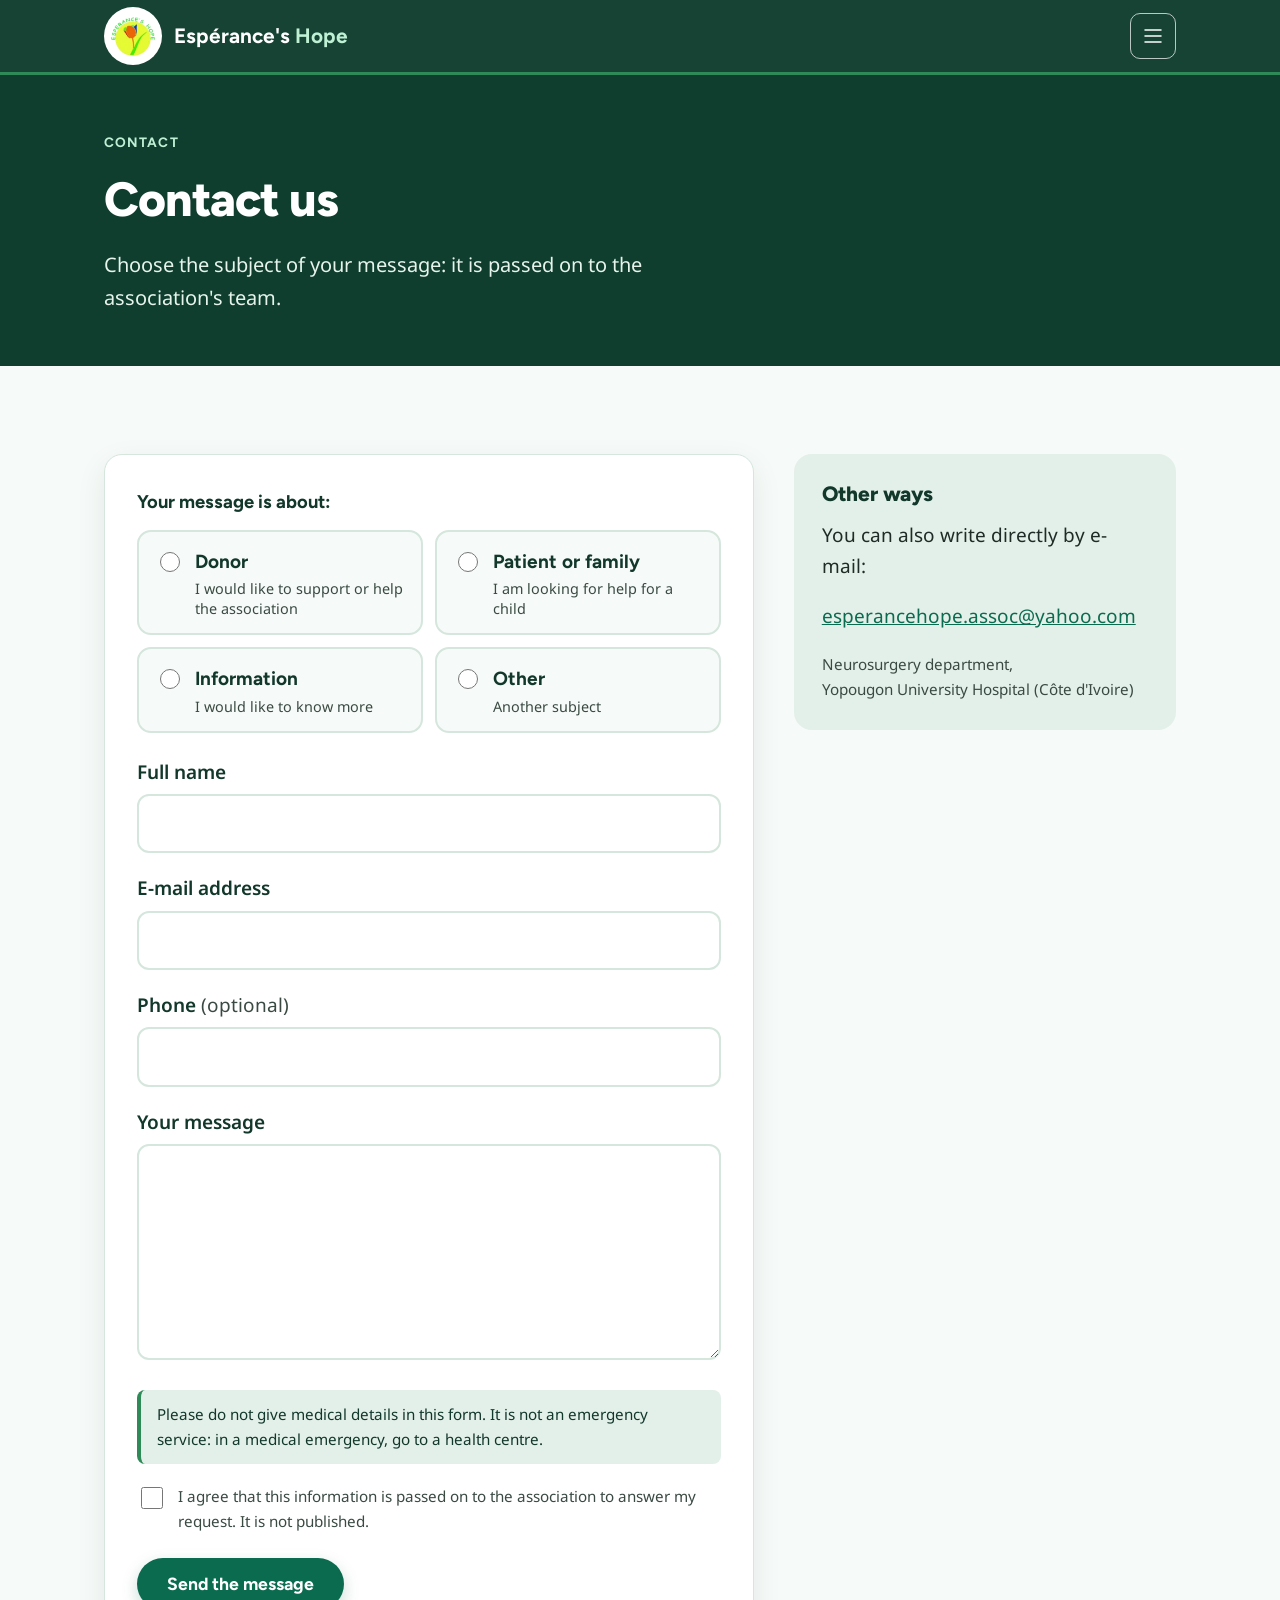
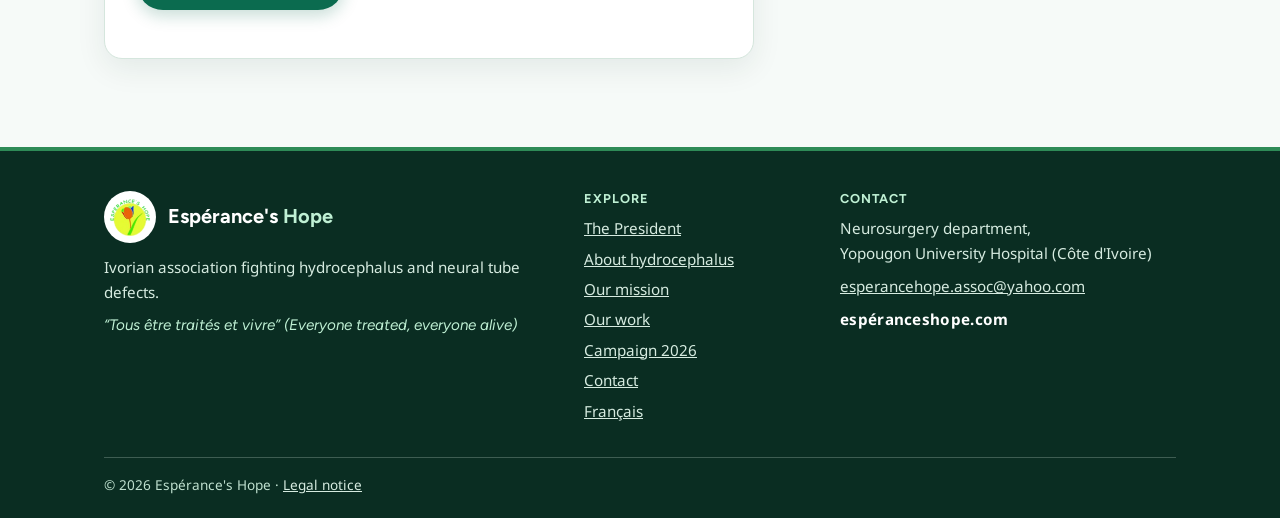
<file: en/contact/index.html>
<!DOCTYPE html>
<html lang="en">
<head>
  <meta charset="utf-8">
  <meta name="viewport" content="width=device-width, initial-scale=1">
  <title>Contact – Espérance's Hope</title>
  <meta name="description" content="Write to the Espérance's Hope association: donor, patient or family, information request or another subject.">
  <link rel="canonical" href="https://xn--espranceshope-dhb.com/en/contact/">
  <link rel="alternate" hreflang="fr" href="https://xn--espranceshope-dhb.com/contact/">
  <link rel="alternate" hreflang="en" href="https://xn--espranceshope-dhb.com/en/contact/">
  <link rel="alternate" hreflang="x-default" href="https://xn--espranceshope-dhb.com/contact/">
  <meta property="og:type" content="website">
  <meta property="og:site_name" content="Espérance's Hope">
  <meta property="og:locale" content="en_US">
  <meta property="og:url" content="https://xn--espranceshope-dhb.com/en/contact/">
  <meta property="og:title" content="Contact – Espérance's Hope">
  <meta property="og:description" content="Write to the Espérance's Hope association: donor, patient or family, information request or another subject.">
  <meta property="og:image" content="https://xn--espranceshope-dhb.com/images/apercu-partage-en.jpg">
  <meta property="og:image:width" content="1200">
  <meta property="og:image:height" content="630">
  <meta property="og:image:alt" content="Espérance's Hope">
  <meta name="twitter:card" content="summary_large_image">
  <meta name="twitter:title" content="Contact – Espérance's Hope">
  <meta name="twitter:description" content="Write to the Espérance's Hope association: donor, patient or family, information request or another subject.">
  <meta name="twitter:image" content="https://xn--espranceshope-dhb.com/images/apercu-partage-en.jpg">
  <link rel="icon" href="/favicon.ico" sizes="any">
  <link rel="apple-touch-icon" href="/apple-touch-icon.png">
  <link rel="manifest" href="/site.webmanifest">
  <meta name="theme-color" content="#0f3d2e">
  <link rel="preconnect" href="https://fonts.googleapis.com">
  <link rel="preconnect" href="https://fonts.gstatic.com" crossorigin>
  <link rel="stylesheet" href="https://fonts.googleapis.com/css2?family=Figtree:wght@500;600;700;800&family=Noto+Sans:ital,wght@0,400;0,500;0,600;1,400&display=swap">
  <link rel="stylesheet" href="/style.css?v=20261110b">
  <script>document.documentElement.className += ' js'; setTimeout(function(){ if (!window.__revealOk) document.documentElement.className = document.documentElement.className.replace(' js',''); }, 6000);</script>
</head>
<body>
<div id="root" data-page="contact-en"><a class="skip" href="#content">Skip to content</a><header class="top"><div class="wrap"><a class="brand" href="/en/#home" aria-label="Espérance&#x27;s Hope, home"><img class="logo" src="/images/logo.png" width="164" height="146" alt="" decoding="async"/><span class="brand-name">Espérance&#x27;s <span>Hope</span></span></a><button class="burger" type="button" aria-label="Open the menu" aria-expanded="false" aria-controls="menu"><svg viewBox="0 0 24 24" fill="none" stroke="currentColor" stroke-width="1.5" stroke-linecap="round" stroke-linejoin="round" aria-hidden="true"><path d="M4 6h16M4 12h16M4 18h16"></path></svg></button><nav id="menu" aria-label="Main navigation"><a href="/en/#president">The President</a><a href="/en/#mission">Our mission</a><a href="/en/#actions">Our work</a><a href="/en/campaign-2026/">Campaign 2026</a><a class="nav-cta" href="/en/contact/">Contact</a><a class="lang" href="/contact/" hrefLang="fr" lang="fr">Français</a></nav></div></header><main id="content"><section class="page-head"><div class="wrap"><p class="eyebrow">Contact</p><h1>Contact us</h1><p class="lead">Choose the subject of your message: it is passed on to the association&#x27;s team.</p></div></section><section class="form-section"><div class="wrap contact-grid"><form id="formulaire-contact" class="form" action="https://formspree.io/f/xeaakadd" method="POST"><fieldset><legend>Your message is about:</legend><div class="choices"><label class="choice"><input type="radio" name="categorie" required="" value="Donor"/><span><strong>Donor</strong><small>I would like to support or help the association</small></span></label><label class="choice"><input type="radio" name="categorie" required="" value="Patient or family"/><span><strong>Patient or family</strong><small>I am looking for help for a child</small></span></label><label class="choice"><input type="radio" name="categorie" required="" value="Information"/><span><strong>Information</strong><small>I would like to know more</small></span></label><label class="choice"><input type="radio" name="categorie" required="" value="Other"/><span><strong>Other</strong><small>Another subject</small></span></label></div></fieldset><input type="hidden" name="_subject" value="[Site] New message"/><p class="hp" aria-hidden="true"><label>Leave empty <input type="text" name="_gotcha" tabindex="-1" autoComplete="off"/></label></p><div class="field"><label for="nom">Full name</label><input id="nom" name="nom" type="text" autoComplete="name" required=""/></div><div class="field"><label for="email">E-mail address</label><input id="email" name="email" type="email" autoComplete="email" required=""/></div><div class="field"><label for="tel">Phone <span class="opt">(optional)</span></label><input id="tel" name="telephone" type="tel" autoComplete="tel"/></div><div class="field"><label for="message">Your message</label><textarea id="message" name="message" rows="6" required=""></textarea></div><p class="form-notice">Please do not give medical details in this form. It is not an emergency service: in a medical emergency, go to a health centre.</p><label class="consent"><input type="checkbox" name="consentement" required="" value="yes"/><span>I agree that this information is passed on to the association to answer my request. It is not published.</span></label><button class="btn" type="submit">Send the message</button><p id="form-statut" class="statut" role="status" aria-live="polite"></p></form><aside class="contact-side" aria-label="Other ways to get in touch"><h2>Other ways</h2><p>You can also write directly by e-mail:</p><p><a href="mailto:esperancehope.assoc@yahoo.com">esperancehope.assoc@yahoo.com</a></p><p class="small">Neurosurgery department,<br/>Yopougon University Hospital (Côte d&#x27;Ivoire)</p></aside></div></section></main><footer><div class="wrap"><div class="foot-grid"><div class="foot-brand"><a class="foot-logo" href="/en/#home" aria-label="Espérance&#x27;s Hope, back to top"><img src="/images/logo.png" width="164" height="146" alt="" loading="lazy" decoding="async"/><span>Espérance&#x27;s <b>Hope</b></span></a><p>Ivorian association fighting hydrocephalus and neural tube defects.</p><p class="motto">“Tous être traités et vivre” (Everyone treated, everyone alive)</p></div><nav class="foot-col" aria-label="Footer"><h2>Explore</h2><ul><li><a href="/en/#president">The President</a></li><li><a href="/en/#hydrocephalus">About hydrocephalus</a></li><li><a href="/en/#mission">Our mission</a></li><li><a href="/en/#actions">Our work</a></li><li><a href="/en/campaign-2026/">Campaign 2026</a></li><li><a href="/en/contact/">Contact</a></li><li><a href="/contact/" hrefLang="fr" lang="fr">Français</a></li></ul></nav><div class="foot-col contact"><h2>Contact</h2><p>Neurosurgery department,<br/>Yopougon University Hospital (Côte d&#x27;Ivoire)</p><p><a href="mailto:esperancehope.assoc@yahoo.com">esperancehope.assoc@yahoo.com</a></p><p class="domain">espéranceshope.com</p></div></div><p class="copyright">© 2026 Espérance&#x27;s Hope · <a href="/en/legal/">Legal notice</a></p></div></footer></div>
<script type="module" src="/assets/main-DC-KI_8V.js"></script>
</body>
</html>
</file>
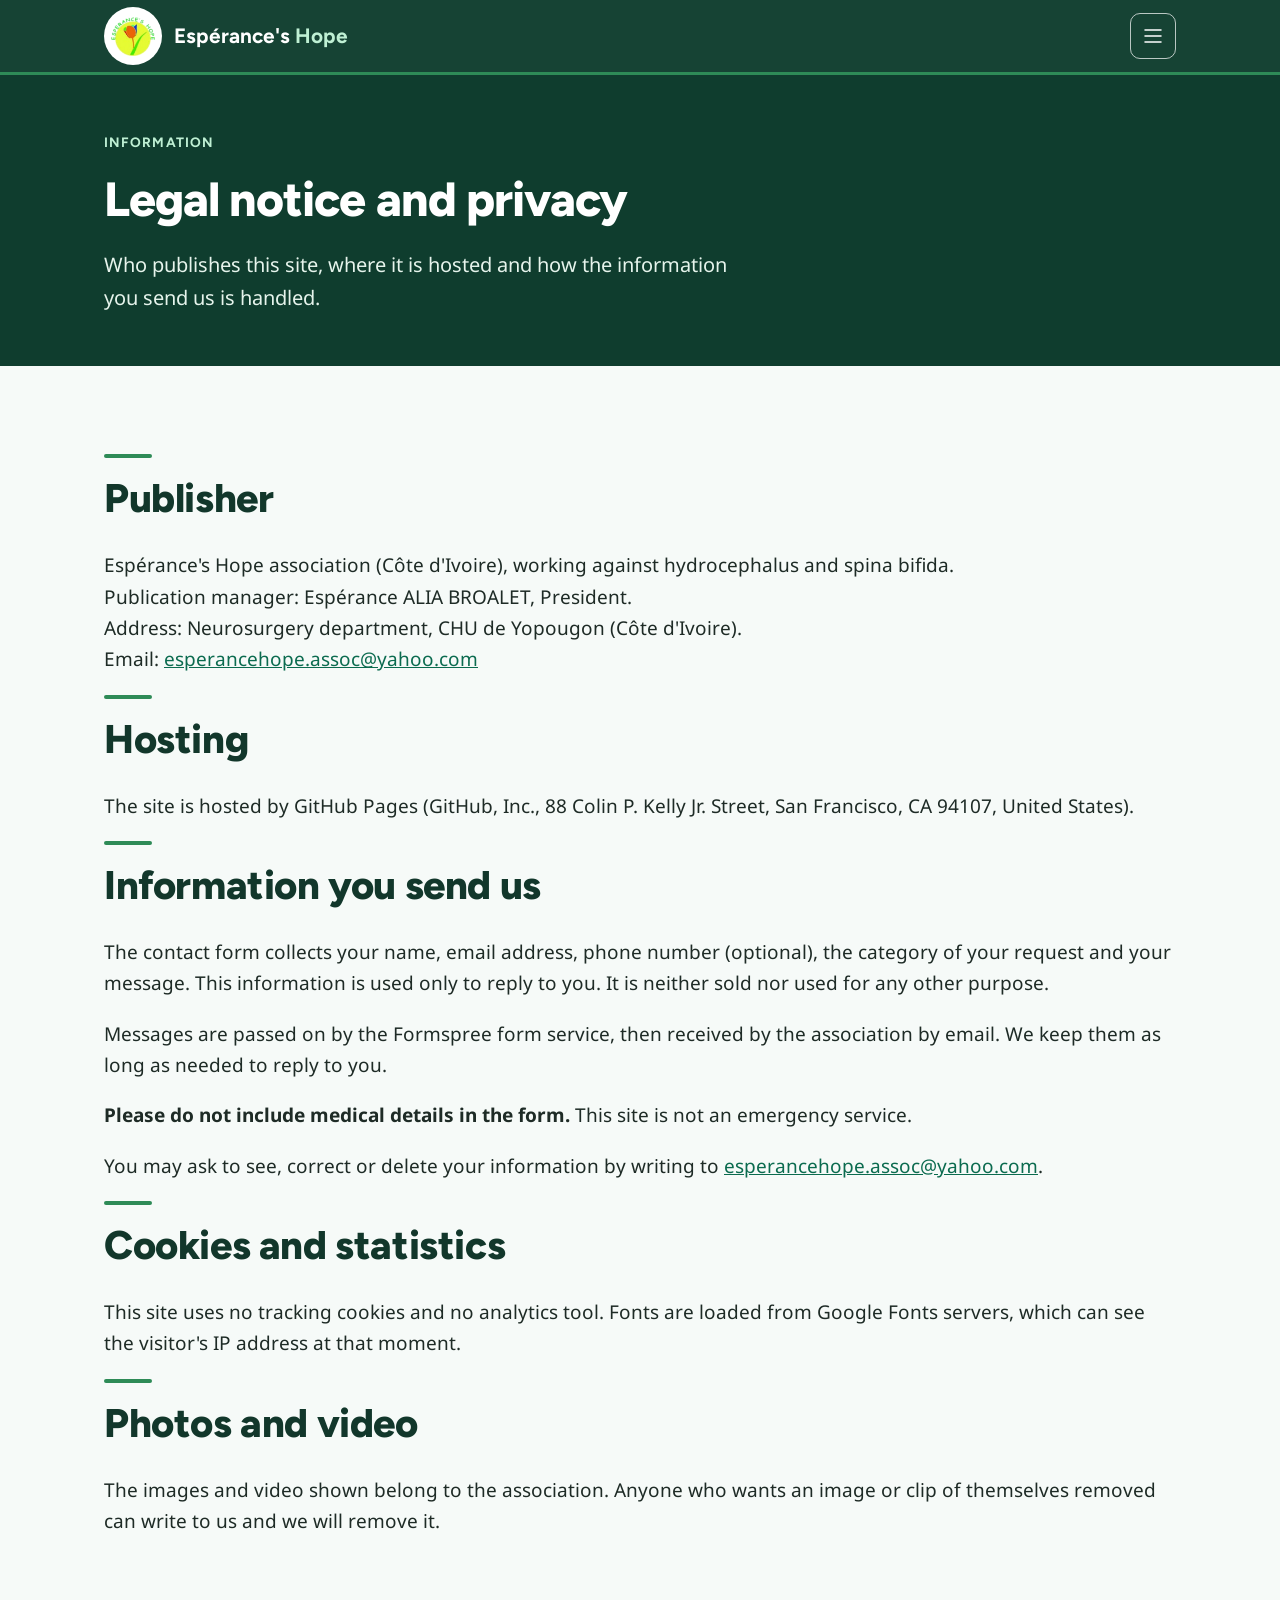
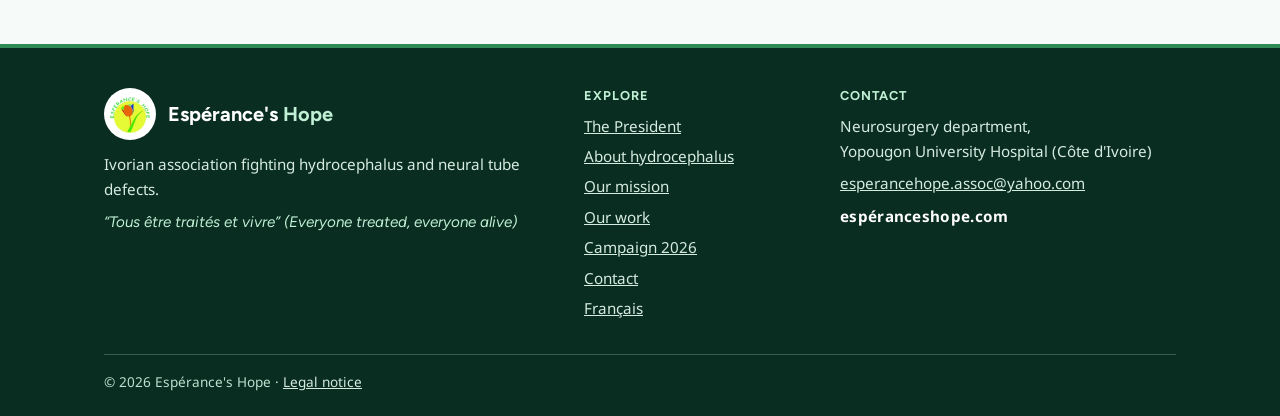
<file: en/legal/index.html>
<!DOCTYPE html>
<html lang="en">
<head>
  <meta charset="utf-8">
  <meta name="viewport" content="width=device-width, initial-scale=1">
  <title>Legal notice and privacy – Espérance's Hope</title>
  <meta name="description" content="Site publisher, hosting and personal data handling for the Espérance's Hope association.">
  <link rel="canonical" href="https://xn--espranceshope-dhb.com/en/legal/">
  <link rel="alternate" hreflang="fr" href="https://xn--espranceshope-dhb.com/mentions-legales/">
  <link rel="alternate" hreflang="en" href="https://xn--espranceshope-dhb.com/en/legal/">
  <link rel="alternate" hreflang="x-default" href="https://xn--espranceshope-dhb.com/mentions-legales/">
  <meta property="og:type" content="website">
  <meta property="og:site_name" content="Espérance's Hope">
  <meta property="og:locale" content="en_US">
  <meta property="og:url" content="https://xn--espranceshope-dhb.com/en/legal/">
  <meta property="og:title" content="Legal notice and privacy – Espérance's Hope">
  <meta property="og:description" content="Site publisher, hosting and personal data handling for the Espérance's Hope association.">
  <meta property="og:image" content="https://xn--espranceshope-dhb.com/images/apercu-partage-en.jpg">
  <meta property="og:image:width" content="1200">
  <meta property="og:image:height" content="630">
  <meta property="og:image:alt" content="Espérance's Hope">
  <meta name="twitter:card" content="summary_large_image">
  <meta name="twitter:title" content="Legal notice and privacy – Espérance's Hope">
  <meta name="twitter:description" content="Site publisher, hosting and personal data handling for the Espérance's Hope association.">
  <meta name="twitter:image" content="https://xn--espranceshope-dhb.com/images/apercu-partage-en.jpg">
  <link rel="icon" href="/favicon.ico" sizes="any">
  <link rel="apple-touch-icon" href="/apple-touch-icon.png">
  <link rel="manifest" href="/site.webmanifest">
  <meta name="theme-color" content="#0f3d2e">
  <link rel="preconnect" href="https://fonts.googleapis.com">
  <link rel="preconnect" href="https://fonts.gstatic.com" crossorigin>
  <link rel="stylesheet" href="https://fonts.googleapis.com/css2?family=Figtree:wght@500;600;700;800&family=Noto+Sans:ital,wght@0,400;0,500;0,600;1,400&display=swap">
  <link rel="stylesheet" href="/style.css?v=20261110b">
  <script>document.documentElement.className += ' js'; setTimeout(function(){ if (!window.__revealOk) document.documentElement.className = document.documentElement.className.replace(' js',''); }, 6000);</script>
</head>
<body>
<div id="root" data-page="legal-en"><a class="skip" href="#content">Skip to content</a><header class="top"><div class="wrap"><a class="brand" href="/en/#home" aria-label="Espérance&#x27;s Hope, home"><img class="logo" src="/images/logo.png" width="164" height="146" alt="" decoding="async"/><span class="brand-name">Espérance&#x27;s <span>Hope</span></span></a><button class="burger" type="button" aria-label="Open the menu" aria-expanded="false" aria-controls="menu"><svg viewBox="0 0 24 24" fill="none" stroke="currentColor" stroke-width="1.5" stroke-linecap="round" stroke-linejoin="round" aria-hidden="true"><path d="M4 6h16M4 12h16M4 18h16"></path></svg></button><nav id="menu" aria-label="Main navigation"><a href="/en/#president">The President</a><a href="/en/#mission">Our mission</a><a href="/en/#actions">Our work</a><a href="/en/campaign-2026/">Campaign 2026</a><a class="nav-cta" href="/en/contact/">Contact</a><a class="lang" href="/mentions-legales/" hrefLang="fr" lang="fr">Français</a></nav></div></header><main id="content"><section class="page-head"><div class="wrap"><p class="eyebrow">Information</p><h1>Legal notice and privacy</h1><p class="lead">Who publishes this site, where it is hosted and how the information you send us is handled.</p></div></section><section><div class="wrap prose"><h2>Publisher</h2><p>Espérance&#x27;s Hope association (Côte d&#x27;Ivoire), working against hydrocephalus and spina bifida.<br/>Publication manager: Espérance ALIA BROALET, President.<br/>Address: Neurosurgery department, CHU de Yopougon (Côte d&#x27;Ivoire).<br/>Email: <a href="mailto:esperancehope.assoc@yahoo.com">esperancehope.assoc@yahoo.com</a></p><h2>Hosting</h2><p>The site is hosted by GitHub Pages (GitHub, Inc., 88 Colin P. Kelly Jr. Street, San Francisco, CA 94107, United States).</p><h2>Information you send us</h2><p>The contact form collects your name, email address, phone number (optional), the category of your request and your message. This information is used only to reply to you. It is neither sold nor used for any other purpose.</p><p>Messages are passed on by the Formspree form service, then received by the association by email. We keep them as long as needed to reply to you.</p><p><strong>Please do not include medical details in the form.</strong> This site is not an emergency service.</p><p>You may ask to see, correct or delete your information by writing to <a href="mailto:esperancehope.assoc@yahoo.com">esperancehope.assoc@yahoo.com</a>.</p><h2>Cookies and statistics</h2><p>This site uses no tracking cookies and no analytics tool. Fonts are loaded from Google Fonts servers, which can see the visitor&#x27;s IP address at that moment.</p><h2>Photos and video</h2><p>The images and video shown belong to the association. Anyone who wants an image or clip of themselves removed can write to us and we will remove it.</p></div></section></main><footer><div class="wrap"><div class="foot-grid"><div class="foot-brand"><a class="foot-logo" href="/en/#home" aria-label="Espérance&#x27;s Hope, back to top"><img src="/images/logo.png" width="164" height="146" alt="" loading="lazy" decoding="async"/><span>Espérance&#x27;s <b>Hope</b></span></a><p>Ivorian association fighting hydrocephalus and neural tube defects.</p><p class="motto">“Tous être traités et vivre” (Everyone treated, everyone alive)</p></div><nav class="foot-col" aria-label="Footer"><h2>Explore</h2><ul><li><a href="/en/#president">The President</a></li><li><a href="/en/#hydrocephalus">About hydrocephalus</a></li><li><a href="/en/#mission">Our mission</a></li><li><a href="/en/#actions">Our work</a></li><li><a href="/en/campaign-2026/">Campaign 2026</a></li><li><a href="/en/contact/">Contact</a></li><li><a href="/mentions-legales/" hrefLang="fr" lang="fr">Français</a></li></ul></nav><div class="foot-col contact"><h2>Contact</h2><p>Neurosurgery department,<br/>Yopougon University Hospital (Côte d&#x27;Ivoire)</p><p><a href="mailto:esperancehope.assoc@yahoo.com">esperancehope.assoc@yahoo.com</a></p><p class="domain">espéranceshope.com</p></div></div><p class="copyright">© 2026 Espérance&#x27;s Hope · <a href="/en/legal/">Legal notice</a></p></div></footer></div>
<script type="module" src="/assets/main-DC-KI_8V.js"></script>
</body>
</html>
</file>
<file: style.css>
/* ============================================================
   Espérance's Hope – style du site (proposition B « immersive »)
   Vert profond + blanc, grandes photos, cartes arrondies.
   Tout se règle dans :root ci-dessous.
   ============================================================ */
:root {
  --green: #0b6b4f;        /* vert principal : boutons, liens (contraste > 6:1 sur blanc) */
  --green-bright: #2e8b57; /* vert d'accent : barres, chiffres */
  --deep: #0f3d2e;         /* vert profond : en-tête, accueil, Présidente */
  --night: #0a2d22;        /* vert très foncé : pied de page */
  --mint: #bff0d4;         /* vert menthe : boutons sur fond foncé */
  --green-soft: #e3f0e9;   /* fond vert très pâle (pastilles) */
  --bg: #f6faf8;           /* fond de page */
  --white: #ffffff;
  --slate: #12372b;        /* titres */
  --ink: #1e2b26;          /* texte courant */
  --muted: #3a4a43;        /* texte secondaire (contraste AA) */
  --rule: #d5e6dd;         /* filets et bordures */
  --radius: 18px;
  --shadow: 0 10px 30px rgba(18, 55, 43, .08);
  --font-title: "Figtree", "Segoe UI", system-ui, -apple-system, Helvetica, Arial, sans-serif;
  --font-body: "Noto Sans", "Segoe UI", system-ui, -apple-system, Helvetica, Arial, sans-serif;
}

* { box-sizing: border-box; }
html { scroll-behavior: smooth; scroll-padding-top: 84px; }

body {
  margin: 0;
  font-family: var(--font-body);
  font-size: 1.1875rem;     /* 19 px : texte confortable */
  color: var(--ink);
  background: var(--bg);
  line-height: 1.65;
  -webkit-font-smoothing: antialiased;
}

h1, h2, h3 { font-family: var(--font-title); font-weight: 700; line-height: 1.2; margin: 0 0 .6em; color: var(--slate); }
p { margin: 0 0 1em; }
a { color: var(--green); }

/* Contour bien visible quand on navigue au clavier */
a:focus-visible, button:focus-visible { outline: 3px solid var(--deep); outline-offset: 3px; border-radius: 6px; }
.top a:focus-visible, .top button:focus-visible, .hero a:focus-visible,
.dark a:focus-visible, footer a:focus-visible { outline-color: var(--mint); }

.wrap { max-width: 1120px; margin: 0 auto; padding: 0 24px; }

/* Lien « aller au contenu » (visible seulement au clavier) */
.skip {
  position: absolute; left: 12px; top: -60px; z-index: 100;
  background: var(--deep); color: var(--white);
  padding: 12px 18px; border-radius: 8px; text-decoration: none;
}
.skip:focus { top: 12px; }

/* ---------- En-tête fixe (vert profond) ---------- */
header.top {
  background: rgba(15, 61, 46, .97);
  border-bottom: 3px solid var(--green-bright);
  position: sticky; top: 0; z-index: 50;
}
header.top .wrap { display: flex; align-items: center; justify-content: space-between; gap: 12px; min-height: 72px; }
.brand {
  font-family: var(--font-title); font-weight: 700; font-size: 1.3rem;
  color: var(--white); text-decoration: none;
  display: inline-flex; align-items: center; gap: 12px; min-height: 44px;
}
/* Le logo est posé sur une pastille blanche pour rester lisible */
.brand img.logo { height: 44px; width: auto; flex: none; background: var(--white); border-radius: 50%; padding: 6px; box-sizing: content-box; }
.brand-name span { color: var(--mint); }

nav { display: flex; align-items: center; gap: 4px; }
nav a {
  text-decoration: none; color: var(--white); font-family: var(--font-title); font-weight: 600; font-size: 1rem;
  padding: 0 14px; min-height: 44px; display: inline-flex; align-items: center;
  border-bottom: 2px solid transparent;
}
nav a:hover { border-bottom-color: var(--mint); }
nav a.lang { border: 1px solid rgba(255, 255, 255, .7); border-radius: 999px; margin-left: 12px; font-weight: 700; }
nav a.lang:hover { background: var(--white); color: var(--deep); border-color: var(--white); }

.burger {
  display: none; background: none; border: 1px solid rgba(255, 255, 255, .7);
  color: var(--white); border-radius: 10px; width: 46px; height: 46px;
  cursor: pointer; align-items: center; justify-content: center;
}
.burger svg { width: 24px; height: 24px; }

@media (max-width: 800px) {
  .burger { display: inline-flex; }
  nav {
    display: none; position: absolute; left: 0; right: 0; top: 100%;
    flex-direction: column; align-items: stretch; gap: 0;
    background: var(--deep); border-bottom: 3px solid var(--green-bright);
    padding: 4px 24px 20px;
  }
  nav.open { display: flex; }
  nav a { padding: 0 2px; min-height: 52px; border-bottom: 1px solid rgba(255, 255, 255, .18); font-size: 1.05rem; }
  nav a.lang { margin: 16px 0 0; justify-content: center; }
}

/* ---------- Accueil : grande photo + voile vert foncé ---------- */
.hero {
  color: var(--white);
  background:
    linear-gradient(90deg, rgba(10, 45, 34, .94) 0%, rgba(10, 45, 34, .78) 50%, rgba(10, 45, 34, .38) 100%),
    var(--deep) url("images/conference.jpg") center / cover no-repeat;
  padding: 104px 0 168px;
}
.hero-text { max-width: 640px; }
.eyebrow { font-family: var(--font-title); font-weight: 700; color: var(--mint); letter-spacing: .08em; font-size: .85rem; text-transform: uppercase; margin: 0 0 18px; }
.hero h1 { font-size: clamp(2.2rem, 5.5vw, 3.75rem); font-weight: 800; letter-spacing: -.02em; color: var(--white); margin-bottom: .45em; }
.hero p.lead { font-size: 1.3rem; max-width: 560px; margin: 0 0 1.8em; color: #e6f4ec; }
@media (max-width: 800px) {
  .hero { padding: 56px 0 120px; background:
    linear-gradient(180deg, rgba(10, 45, 34, .9) 0%, rgba(10, 45, 34, .8) 100%),
    var(--deep) url("images/conference.jpg") center / cover no-repeat; }
}

.btn {
  display: inline-flex; align-items: center; min-height: 52px;
  background: var(--green); color: var(--white);
  font-family: var(--font-title); font-weight: 700; font-size: 1.1rem;
  padding: 0 30px; border-radius: 999px; text-decoration: none; cursor: pointer;
  box-shadow: 0 6px 16px rgba(11, 107, 79, .28);
  transition: background-color .2s ease, transform .2s ease, box-shadow .2s ease;
}
.btn:hover { background: var(--deep); transform: translateY(-1px); box-shadow: 0 10px 22px rgba(11, 107, 79, .3); }
.hero .btn { background: var(--mint); color: var(--deep); box-shadow: 0 6px 18px rgba(0, 0, 0, .25); }
.hero .btn:hover { background: var(--white); }

/* ---------- Carte de repères qui chevauche l'accueil ---------- */
.facts { position: relative; z-index: 2; margin-top: -84px; padding: 0 24px; }
.facts ul {
  list-style: none; margin: 0 auto; padding: 32px 36px; max-width: 1072px;
  background: var(--white); border-radius: 24px; box-shadow: 0 24px 60px rgba(18, 55, 43, .18);
  display: grid; grid-template-columns: repeat(3, 1fr); gap: 28px;
}
.facts li { display: flex; flex-direction: column; gap: 4px; font-size: 1rem; line-height: 1.45; color: var(--muted); }
.facts strong { font-family: var(--font-title); font-weight: 800; font-size: 2.1rem; line-height: 1.1; color: var(--green); }
@media (max-width: 800px) {
  .facts { margin-top: -72px; padding: 0 16px; }
  .facts ul { grid-template-columns: 1fr; gap: 20px; padding: 26px 24px; }
}

/* ---------- Sections ---------- */
section { padding: 88px 0; }
section.alt { background: var(--white); }
section h2 { font-size: clamp(1.8rem, 4vw, 2.5rem); font-weight: 800; letter-spacing: -.01em; margin-bottom: .7em; }
/* Petite barre verte au-dessus des titres */
section h2::before { content: ""; display: block; width: 48px; height: 4px; border-radius: 4px; background: var(--green-bright); margin-bottom: 16px; }
.intro { max-width: 66ch; color: var(--muted); font-size: 1.1875rem; }
@media (max-width: 800px) { section { padding: 56px 0; } }

.split { display: grid; grid-template-columns: 1.6fr 1fr; gap: 56px; align-items: start; }
.prose .intro:last-child { margin-bottom: 0; }
@media (max-width: 800px) { .split { grid-template-columns: 1fr; gap: 32px; } }

/* Icônes dans une pastille ronde */
.icon { display: inline-flex; color: var(--green); background: var(--green-soft); border-radius: 50%; width: 56px; height: 56px; align-items: center; justify-content: center; }
.icon svg { width: 28px; height: 28px; }

.notice { background: var(--white); border-radius: var(--radius); padding: 28px 28px 24px; box-shadow: var(--shadow); border-top: 4px solid var(--green-bright); }
.notice .icon { margin-bottom: 14px; }
.notice h3 { font-size: 1.2rem; margin-bottom: .4em; }
.notice p { margin: 0; }

/* Missions : trois cartes numérotées */
.steps { list-style: none; margin: 40px 0 0; padding: 0; display: grid; grid-template-columns: repeat(3, 1fr); gap: 24px; }
.step { background: var(--bg); border: 1px solid var(--rule); border-radius: var(--radius); padding: 32px 28px; box-shadow: var(--shadow); }
section:not(.alt) .step { background: var(--white); }
.step .num { display: block; font-family: var(--font-title); font-size: 2.1rem; font-weight: 800; line-height: 1; color: var(--green-bright); margin-bottom: 18px; }
.step .icon { margin-bottom: 16px; }
.step h3 { font-size: 1.3rem; }
.step p { color: var(--muted); margin: 0; }
@media (max-width: 800px) { .steps { grid-template-columns: 1fr; margin-top: 28px; } }

.soon { display: flex; align-items: center; gap: 16px; max-width: 680px; margin-top: 28px; border: 1px dashed var(--rule); border-radius: var(--radius); padding: 22px 26px; color: var(--muted); }
.soon p { margin: 0; }
.support { display: flex; gap: 20px; align-items: flex-start; max-width: 760px; }
.support .intro { margin: 0; }
.support .icon { margin-top: 2px; flex: none; }
@media (max-width: 800px) { .support { flex-direction: column; gap: 12px; } }

/* ---------- Mot de la Présidente (section vert profond) ---------- */
section.dark { background: var(--deep); color: #d6ebe0; }
section.dark h2 { color: var(--white); }
section.dark h2::before { background: var(--mint); }
.president { display: grid; grid-template-columns: 1fr 1.6fr; gap: 56px; align-items: start; }
.portrait { margin: 0; position: sticky; top: 100px; }
/* Portrait en rectangle aux coins arrondis */
.portrait img { width: 100%; height: auto; aspect-ratio: 4 / 5; object-fit: cover; object-position: 40% 30%; border-radius: 24px; display: block; }
.message p { max-width: 66ch; }
.message .signature { margin-top: 1.6em; color: #bfe0cf; }
.message .signature strong { color: var(--white); font-family: var(--font-title); }
@media (max-width: 800px) {
  .president { grid-template-columns: 1fr; gap: 28px; }
  .portrait { position: static; max-width: 340px; }
}

/* ---------- Rendez-vous récents + galerie ---------- */
.events { list-style: none; margin: 32px 0 0; padding: 0; display: grid; grid-template-columns: repeat(2, 1fr); gap: 24px; }
.events li { background: var(--white); border-radius: var(--radius); padding: 28px; box-shadow: var(--shadow); border-top: 4px solid var(--green-bright); }
.events time { display: inline-block; font-family: var(--font-title); font-weight: 700; font-size: .95rem; color: var(--deep); background: var(--green-soft); padding: 4px 12px; border-radius: 999px; margin-bottom: 12px; }
.events h3 { font-size: 1.25rem; }
.events p { color: var(--muted); margin: 0; }
@media (max-width: 800px) { .events { grid-template-columns: 1fr; } }
.gallery-title { margin-top: 56px; font-size: 1.4rem; }
.gallery { display: grid; grid-template-columns: repeat(2, 1fr); gap: 24px; }
.gallery figure { margin: 0; }
.gallery img { width: 100%; height: auto; aspect-ratio: 4 / 3; object-fit: cover; border-radius: var(--radius); display: block; box-shadow: var(--shadow); transition: transform .25s ease; }
.gallery figure:hover img { transform: scale(1.015); }
.gallery figcaption { color: var(--muted); font-size: .95rem; margin-top: 8px; }
@media (max-width: 600px) { .gallery { grid-template-columns: 1fr; } }

/* ---------- Vidéo de témoignages ---------- */
.video { margin: 28px auto 0; max-width: 848px; }
.video video { width: 100%; height: auto; aspect-ratio: 848 / 480; background: var(--slate); border-radius: var(--radius); display: block; box-shadow: var(--shadow); }
.video figcaption { color: var(--muted); font-size: .95rem; margin-top: 8px; }

/* ---------- Pied de page : compact, 3 colonnes ---------- */
footer { background: var(--night); color: #d6ebe0; padding: 40px 0 22px; font-size: .95rem; border-top: 4px solid var(--green-bright); }
footer p { margin: 0 0 .5em; }
footer a { color: #d6ebe0; }
footer a:hover { color: var(--white); }
.foot-grid { display: grid; grid-template-columns: 1.6fr .8fr 1.2fr; gap: 32px; align-items: start; }
.foot-logo { display: inline-flex; align-items: center; gap: 12px; text-decoration: none; font-family: var(--font-title); font-weight: 700; font-size: 1.25rem; color: var(--white); margin-bottom: 12px; }
.foot-logo img { height: 40px; width: 40px; object-fit: contain; background: var(--white); border-radius: 50%; padding: 6px; box-sizing: content-box; }
.foot-logo span { white-space: nowrap; }
.foot-logo b { color: var(--mint); font-weight: 700; }
footer .motto { font-family: var(--font-title); font-style: italic; color: var(--mint); margin: 0; }
.foot-col h2 { font-size: .8rem; letter-spacing: .08em; text-transform: uppercase; color: var(--mint); margin: 0 0 10px; }
.foot-col ul { list-style: none; margin: 0; padding: 0; }
.foot-col li { margin: 0 0 .35em; }
footer nav.foot-col { display: block; position: static; padding: 0; background: none; border: 0; }
footer nav.foot-col a { display: inline; padding: 0; min-height: 0; border: 0; font-family: var(--font-body); font-weight: 400; font-size: .95rem; color: #d6ebe0; text-decoration: underline; }
footer nav.foot-col a:hover { color: var(--white); border: 0; }
footer .domain { font-weight: 700; letter-spacing: .02em; color: var(--white); margin: 0; }
footer .copyright { margin: 28px 0 0; padding-top: 16px; border-top: 1px solid rgba(214, 235, 224, .25); font-size: .85rem; color: #bfe0cf; }
@media (max-width: 800px) {
  footer { padding: 32px 0 20px; }
  .foot-grid { grid-template-columns: 1fr; gap: 20px; }
  .foot-col ul { display: flex; flex-wrap: wrap; gap: 6px 18px; }
}

/* ---------- Apparition douce au défilement ---------- */
.js .reveal { opacity: 0; transform: translateY(10px); transition: opacity .5s ease, transform .5s ease; }
.js .reveal.visible { opacity: 1; transform: none; }

/* Pour les personnes qui ont demandé moins d'animations */
@media (prefers-reduced-motion: reduce) {
  html { scroll-behavior: auto; }
  *, *::before, *::after { transition: none !important; animation: none !important; }
  .js .reveal { opacity: 1; transform: none; }
  .btn:hover, .gallery figure:hover img { transform: none; }
}

/* ---------- Témoignages : titre, texte et vidéo centrés ---------- */
#temoignages .wrap { text-align: center; }
#temoignages h2::before { margin-left: auto; margin-right: auto; }
#temoignages .intro { margin-left: auto; margin-right: auto; }
#temoignages .video { margin-left: auto; margin-right: auto; max-width: 960px; }

/* Mobile : zones à toucher assez grandes (44 px mini) */
@media (max-width:800px){
  nav a{display:block;min-height:44px;padding-top:11px;padding-bottom:11px;box-sizing:border-box}
  footer nav.foot-col a,footer .foot-col a{display:inline-block;min-height:44px;line-height:44px;padding-top:0;padding-bottom:0}
}
/* Grands écrans et paysage : le contenu reste lisible */
img,video{max-width:100%;height:auto}
@media (max-height:500px) and (orientation:landscape){.hero{min-height:0}}
@media (max-width:800px){nav a.lang{text-align:center}}

/* ============================================================
   Rendu plus naturel : moins de cartes, de cercles, d'ombres et d'animations
   ============================================================ */
:root { --radius: 10px; --shadow: 0 1px 3px rgba(18, 55, 43, .10); }
section h2::before { display: none; }
.hero { padding: 104px 0 96px; }
.hero h1 { font-size: clamp(2rem, 4.6vw, 3.1rem); }
@media (max-width: 800px) { .hero { padding: 56px 0 64px; } }
.btn, nav a.lang { border-radius: 8px; }
.btn, .hero .btn { box-shadow: none; }
.btn:hover { transform: none; box-shadow: none; }
.js .reveal { opacity: 1; transform: none; transition: none; }

/* Missions : trois cartes, sans numéros ni icônes */
.steps { display: grid; grid-template-columns: repeat(3, minmax(0, 1fr)); gap: 20px; max-width: none; margin-top: 32px; }
.step, section:not(.alt) .step { background: var(--bg); border: 1px solid var(--rule); border-top: 4px solid var(--green-bright); border-radius: 12px; box-shadow: 0 1px 3px rgba(18, 55, 43, .10); padding: 26px 28px; }
.step h3 { margin-bottom: .4em; }
@media (max-width: 800px) { .steps { grid-template-columns: 1fr; margin-top: 24px; } }

/* Actions : quatre cartes, deux par ligne */
.events { grid-template-columns: repeat(2, minmax(0, 1fr)); gap: 20px; max-width: none; }
.events li { display: block; background: var(--white); border: 1px solid var(--rule); border-top: 4px solid var(--green-bright); border-radius: 12px; box-shadow: 0 1px 3px rgba(18, 55, 43, .10); padding: 26px 28px; }
.events time { display: inline-block; grid-row: auto; background: var(--green-soft); padding: 4px 12px; border-radius: 999px; margin: 0 0 12px; color: var(--deep); }
.events h3 { margin: 0 0 .4em; }
@media (max-width: 800px) { .events { grid-template-columns: 1fr; } }

.gallery img, .video video { box-shadow: none; }
.portrait img { border-radius: 12px; }
.support { max-width: 760px; }

/* Visionneuse de photos */
.zoom { display: block; width: 100%; padding: 0; margin: 0; border: 0; background: none; cursor: zoom-in; border-radius: var(--radius); }
.zoom:focus-visible { outline: 3px solid var(--green-bright); outline-offset: 3px; }
body.lb-lock { overflow: hidden; }
.lightbox { position: fixed; inset: 0; z-index: 100; display: none; align-items: center; justify-content: center; background: rgba(8, 28, 21, .94); }
.lightbox.open { display: flex; }
.lb-img { max-width: calc(100vw - 32px); max-height: calc(100vh - 120px); max-height: calc(100dvh - 120px); width: auto; height: auto; object-fit: contain; border-radius: 6px; }
.lb-btn { position: absolute; display: inline-flex; align-items: center; justify-content: center; width: 48px; height: 48px; border: 0; border-radius: 50%; background: rgba(255, 255, 255, .16); color: #fff; cursor: pointer; }
.lb-btn:hover { background: rgba(255, 255, 255, .3); }
.lb-btn:focus-visible { outline: 3px solid var(--mint); outline-offset: 2px; }
.lb-btn svg { width: 26px; height: 26px; }
.lb-close { top: 16px; right: 16px; }
.lb-prev { left: 16px; top: 50%; transform: translateY(-50%); }
.lb-next { right: 16px; top: 50%; transform: translateY(-50%); }
.lb-count { position: absolute; bottom: 20px; left: 0; right: 0; margin: 0; text-align: center; color: #d6ebe0; font-size: .95rem; }
@media (max-width: 800px) {
  /* Sur téléphone : flèches en bas, la photo prend toute la largeur */
  .lb-prev, .lb-next { top: auto; bottom: 12px; transform: none; }
  .lb-prev { left: 16px; }
  .lb-next { right: 16px; }
}

/* ============================================================
   Contact, donateurs et partenaires (pages secondaires)
   ============================================================ */
/* Bouton « Contact » du menu */
nav a.nav-cta { background: var(--mint); color: var(--deep); border-radius: 999px; padding: 0 22px; margin-left: 8px; font-weight: 700; }
nav a.nav-cta:hover, nav a.nav-cta[aria-current="page"] { background: var(--white); color: var(--deep); }
@media (max-width: 800px) {
  nav a.nav-cta { margin: 16px 0 0; justify-content: center; border-bottom: 0; }
}

/* Bandeau de titre des pages secondaires */
.page-head { background: var(--deep); color: var(--white); padding: 56px 0 52px; }
.page-head h1 { color: var(--white); font-size: clamp(2rem, 5vw, 3rem); font-weight: 800; letter-spacing: -.02em; margin: 0 0 .4em; }
.page-head .lead { font-size: 1.25rem; max-width: 640px; color: #e6f4ec; margin: 0; }
.more { margin: 32px 0 0; display: flex; flex-wrap: wrap; align-items: center; gap: 16px; }
.more a.btn { text-decoration: none; }

/* Formulaire de contact */
.contact-grid { display: grid; grid-template-columns: minmax(0, 1.7fr) minmax(0, 1fr); gap: 40px; align-items: start; }
.form { background: var(--white); border: 1px solid var(--rule); border-radius: var(--radius); padding: 32px; box-shadow: var(--shadow); }
.form fieldset { border: 0; margin: 0 0 24px; padding: 0; min-width: 0; }
.form legend { font-family: var(--font-title); font-weight: 700; font-size: 1.15rem; color: var(--slate); margin-bottom: 12px; padding: 0; }
.choices { display: grid; grid-template-columns: repeat(2, minmax(0, 1fr)); gap: 12px; }
.choice { display: flex; gap: 12px; align-items: flex-start; border: 2px solid var(--rule); border-radius: 14px; padding: 14px 16px; cursor: pointer; background: var(--bg); min-height: 44px; }
.choice input { margin-top: 6px; width: 20px; height: 20px; accent-color: var(--green); flex: none; }
.choice span { display: block; }
.choice strong { display: block; font-family: var(--font-title); color: var(--slate); }
.choice small { display: block; color: var(--muted); font-size: .9rem; line-height: 1.4; margin-top: 2px; }
.choice:has(input:checked) { border-color: var(--green); background: var(--green-soft); }
.choice:has(input:focus-visible) { outline: 3px solid var(--green-bright); outline-offset: 2px; }
.field { margin-bottom: 20px; }
.field label { display: block; font-weight: 600; margin-bottom: 6px; color: var(--slate); }
.opt { font-weight: 400; color: var(--muted); }
.field input, .field textarea {
  width: 100%; box-sizing: border-box; font: inherit; color: var(--ink);
  padding: 12px 14px; min-height: 48px; border: 2px solid var(--rule); border-radius: 12px; background: var(--white);
}
.field textarea { resize: vertical; min-height: 140px; }
.field input:focus, .field textarea:focus { outline: 3px solid var(--green-bright); outline-offset: 1px; border-color: var(--green); }
.hp { position: absolute; left: -9999px; width: 1px; height: 1px; overflow: hidden; }
.form-notice { background: var(--green-soft); border-left: 4px solid var(--green-bright); border-radius: 8px; padding: 12px 16px; font-size: .95rem; color: var(--slate); margin: 0 0 20px; }
.consent { display: flex; gap: 12px; align-items: flex-start; margin-bottom: 24px; font-size: .95rem; color: var(--muted); }
.consent input { width: 22px; height: 22px; margin-top: 3px; accent-color: var(--green); flex: none; }
.form button.btn { border: 0; font-family: var(--font-title); }
.form button.btn[disabled] { opacity: .6; cursor: wait; }
.statut { margin: 16px 0 0; font-weight: 600; }
.statut.ok { color: var(--green); }
.statut.erreur { color: #9b1c1c; }
.contact-side { background: var(--green-soft); border-radius: var(--radius); padding: 28px; overflow-wrap: anywhere; }
.contact-side h2 { font-size: 1.3rem; margin: 0 0 .6em; }
.contact-side h2::before { display: none; }
.contact-side .small { color: var(--muted); font-size: .95rem; margin-bottom: 0; }
@media (max-width: 800px) {
  .contact-grid { grid-template-columns: 1fr; gap: 24px; }
  .form { padding: 22px 18px; }
  .choices { grid-template-columns: 1fr; }
  .page-head { padding: 40px 0 36px; }
}

/* Donateurs et partenaires */
.donors { list-style: none; margin: 32px 0 0; padding: 0; display: grid; grid-template-columns: repeat(3, minmax(0, 1fr)); gap: 24px; }
.donor { background: var(--white); border: 1px solid var(--rule); border-top: 4px solid var(--green-bright); border-radius: var(--radius); padding: 28px; box-shadow: var(--shadow); }
.donor-logo { height: 96px; display: flex; align-items: center; justify-content: center; margin-bottom: 18px; border-radius: 12px; background: var(--bg); }
.donor-logo img { max-height: 80px; max-width: 80%; width: auto; height: auto; object-fit: contain; }
.donor h3 { font-size: 1.25rem; margin: 0 0 6px; }
.donor-campaign { color: var(--deep); font-weight: 600; margin: 0 0 10px; }
.donor p { color: var(--muted); }
.donor p:last-child { margin-bottom: 0; }
.donor.placeholder { border-style: dashed; }
@media (max-width: 960px) { .donors { grid-template-columns: repeat(2, minmax(0, 1fr)); } }
@media (max-width: 600px) { .donors { grid-template-columns: 1fr; } }
@media (max-width: 800px) {
  nav a.nav-cta { text-align: center; min-height: 48px; padding: 13px 22px; box-sizing: border-box; }
}

/* Mot de la Présidente : carte claire (remplace l'ancien fond vert foncé) */
section.pres .president { background: var(--white); border: 1px solid var(--rule); border-top: 4px solid var(--green-bright); border-radius: 12px; box-shadow: 0 1px 3px rgba(18, 55, 43, .10); padding: 40px; gap: 48px; }
section.pres .message p { color: var(--ink); line-height: 1.75; }
section.pres .message .signature { margin-top: 1.6em; padding-top: 1.2em; border-top: 1px solid var(--rule); color: var(--muted); }
section.pres .message .signature strong { color: var(--deep); }
@media (max-width: 800px) {
  section.pres .president { padding: 24px 20px; gap: 24px; }
}

/* Présidente : réglage de la mise en page (titre visible, texte moins grand, portrait plus petit) */
html { scroll-padding-top: 120px; }
section.pres .president { grid-template-columns: 300px 1fr; gap: 40px; align-items: start; }
section.pres .portrait { top: 120px; }
section.pres .portrait img { aspect-ratio: 4 / 5; }
section.pres .message p { font-size: 1.05rem; line-height: 1.7; max-width: 62ch; }
@media (max-width: 800px) {
  section.pres .president { grid-template-columns: 1fr; }
  section.pres .portrait { max-width: 260px; }
}

/* Très petits écrans : une longue adresse e-mail passe à la ligne au lieu de déborder */
main a, footer a { overflow-wrap: anywhere; }

/* Nos actions : cartes reliées par une ligne verte (un point par rendez-vous) — idée de frise inspirée de 21st.dev */
.events { display: block; position: relative; max-width: 820px; margin: 32px 0 0; padding: 0 0 0 44px; }
.events::before { content: ""; position: absolute; left: 11px; top: 30px; bottom: 30px; width: 2px; background: var(--rule); }
.events li { position: relative; display: block; background: var(--white); border: 1px solid var(--rule); border-top: 4px solid var(--green-bright); border-radius: 12px; box-shadow: 0 1px 3px rgba(18, 55, 43, .10); padding: 26px 28px; margin: 0 0 24px; }
.events li:last-child { margin-bottom: 0; }
.events li::before { content: ""; position: absolute; left: -44px; top: 30px; width: 24px; height: 24px; box-sizing: border-box; border-radius: 50%; background: var(--white); border: 4px solid var(--green-bright); }
.events li:first-child::before { background: var(--green-bright); box-shadow: 0 0 0 4px var(--green-soft); }
.events time { margin: 0 0 12px; }
.events h3 { font-size: 1.25rem; margin: 0 0 .4em; }
@media (max-width: 800px) { .events { padding-left: 34px; } .events li { padding: 22px 20px; } .events li::before { left: -34px; width: 20px; height: 20px; top: 28px; } .events::before { left: 9px; } }

/* Logo : pastille blanche parfaitement ronde (l'ancienne devenait ovale), logo entier à l'intérieur, sans déformation */
.brand img.logo { width: 58px; height: 58px; padding: 6px; background: var(--white); border-radius: 50%; object-fit: contain; box-sizing: border-box; flex: none; }
.foot-logo img { width: 52px; height: 52px; padding: 5px; background: var(--white); border-radius: 50%; object-fit: contain; box-sizing: border-box; flex: none; }
@media (max-width: 800px) { .brand img.logo { width: 52px; height: 52px; } }


/* Campagne 2026 : programme, affiche et comptes rendus des journées */
.campaign { padding: 56px 0; }
.campaign.alt { background: var(--white); border-top: 1px solid var(--rule); }
.campaign-intro { display: grid; grid-template-columns: minmax(0, 1.5fr) minmax(0, 1fr); gap: 40px; align-items: start; }
.poster-box .gallery { grid-template-columns: 1fr; }
.poster-box .gallery img { aspect-ratio: auto; }
.programme { list-style: none; margin: 0; padding: 0; border-top: 1px solid var(--rule); }
.programme li { display: flex; flex-wrap: wrap; gap: 4px 16px; padding: 12px 0; border-bottom: 1px solid var(--rule); }
.programme strong { font-family: var(--font-title); color: var(--deep); min-width: 9.5rem; }
.cr-intro { color: var(--muted); max-width: 640px; }
.days { display: grid; gap: 24px; margin-top: 28px; }
.day { background: var(--bg); border: 1px solid var(--rule); border-left: 4px solid var(--green-bright); border-radius: var(--radius); padding: 28px; }
.day:not(.done) { border-left-color: var(--rule); }
.day-head { display: flex; flex-wrap: wrap; align-items: baseline; gap: 6px 16px; margin-bottom: 12px; }
.day-date { background: var(--green-soft); color: var(--deep); font-family: var(--font-title); font-weight: 700; border-radius: 999px; padding: 4px 16px; }
.day-head h3 { margin: 0; font-size: 1.4rem; }
.day .soon { color: var(--muted); margin: 0; font-style: italic; }
.day-photos h4 { margin: 28px 0 12px; font-size: 1.1rem; color: var(--deep); }
.day .gallery { grid-template-columns: repeat(3, minmax(0, 1fr)); gap: 12px; }
.day .gallery img { aspect-ratio: 4 / 3; object-position: center 30%; }
@media (max-width: 800px) {
  .campaign { padding: 40px 0; }
  .campaign-intro { grid-template-columns: 1fr; gap: 24px; }
  .poster-box { max-width: 420px; }
  .day { padding: 20px 16px; }
  .day .gallery { grid-template-columns: repeat(2, minmax(0, 1fr)); gap: 8px; }
}

/* Menu : bouton « hamburger » sur TOUS les écrans (ordinateur compris), mots jamais coupés en deux.
   Sur grand écran, la liste ouverte est alignée sur le contenu de la page (largeur 1120 px). */
nav a, .brand-name { white-space: nowrap; }
.burger { display: inline-flex; }
nav {
  display: none; position: absolute; left: 0; right: 0; top: 100%;
  flex-direction: column; align-items: stretch; gap: 0;
  background: var(--deep); border-bottom: 3px solid var(--green-bright);
  padding: 4px max(24px, calc((100% - 1072px) / 2)) 20px;
}
nav.open { display: flex; }
nav a { display: block; padding: 11px 2px; min-height: 52px; border-bottom: 1px solid rgba(255, 255, 255, .18); font-size: 1.05rem; box-sizing: border-box; }
nav a.lang { margin: 16px 0 0; text-align: center; justify-content: center; }
nav a.nav-cta { margin: 16px 0 0; text-align: center; justify-content: center; border-bottom: 0; min-height: 48px; padding: 13px 22px; }

/* ============================================================
   Look « site médical professionnel » (choix « plus riche », 04/11/2026)
   Remplace le rendu « naturel » : cartes à ombres, icônes, apparitions douces.
   ============================================================ */
:root { --radius: 18px; --shadow: 0 10px 30px rgba(18, 55, 43, .08); --shadow-up: 0 16px 36px rgba(18, 55, 43, .16); }

/* Titres : petite barre verte au-dessus */
section h2::before { display: block; }
#temoignages h2::before { margin-left: auto; margin-right: auto; }
.news h2::before, .page-head h1::before { display: none; }

/* Boutons : arrondis, avec un léger soulèvement au survol */
.btn, nav a.lang { border-radius: 999px; }
.btn { box-shadow: 0 6px 16px rgba(11, 107, 79, .22); transition: background .2s, transform .2s, box-shadow .2s; }
.btn:hover { transform: translateY(-2px); box-shadow: 0 12px 24px rgba(11, 107, 79, .3); }
.hero .btn { box-shadow: 0 6px 18px rgba(0, 0, 0, .25); }

/* Accueil : le texte du héros apparaît en douceur, et un trait de pouls (ECG) souligne le bas */
.hero { position: relative; overflow: hidden; }
.hero-text > * { animation: rise .8s ease both; }
.hero-text > :nth-child(2) { animation-delay: .1s; }
.hero-text > :nth-child(3) { animation-delay: .2s; }
.hero-text > :nth-child(4) { animation-delay: .3s; }
@keyframes rise { from { opacity: 0; transform: translateY(18px); } to { opacity: 1; transform: none; } }
.hero::after {
  content: ""; position: absolute; left: 0; right: 0; bottom: 0; height: 56px; pointer-events: none; opacity: .5;
  background: url("data:image/svg+xml,%3Csvg xmlns='http://www.w3.org/2000/svg' width='360' height='56' viewBox='0 0 360 56'%3E%3Cpath d='M0 36h110l12-10 12 10h30l10-26 14 44 12-18h24l10-8 8 8h118' fill='none' stroke='%23bff0d4' stroke-width='2' stroke-linecap='round' stroke-linejoin='round'/%3E%3C/svg%3E") repeat-x left bottom / 360px 56px;
}

/* Bandeau « À la une » sous le héros */
.news { padding: 0; background: var(--white); border-bottom: 1px solid var(--rule); }
.news-inner { display: flex; align-items: center; gap: 14px 20px; flex-wrap: wrap; padding-top: 18px; padding-bottom: 18px; }
.news-tag { background: var(--green); color: var(--white); font-family: var(--font-title); font-weight: 700; font-size: .8rem; letter-spacing: .06em; text-transform: uppercase; padding: 5px 12px; border-radius: 999px; }
.news p { margin: 0; flex: 1 1 320px; font-size: 1.05rem; color: var(--ink); }
.news-link { font-family: var(--font-title); font-weight: 700; color: var(--green); text-decoration: none; border-bottom: 2px solid var(--green-bright); padding: 8px 0; }
.news-link::after { content: " \2192"; }
.news-link:hover { color: var(--deep); }

/* Cartes : ombre douce, coins arrondis, soulèvement au survol */
.step, section:not(.alt) .step, .events li, .day {
  border-radius: var(--radius); box-shadow: var(--shadow); transition: transform .25s ease, box-shadow .25s ease;
}
.step:hover, .events li:hover { transform: translateY(-4px); box-shadow: var(--shadow-up); }
.step, section:not(.alt) .step { padding: 32px 28px; background: var(--white); }
section.alt .step { background: var(--bg); }

/* Icônes des missions : pastille verte avec trait fin */
.step .icon {
  display: inline-flex; align-items: center; justify-content: center; width: 60px; height: 60px; margin-bottom: 18px;
  border-radius: 50%; color: var(--green); background: linear-gradient(135deg, var(--green-soft), var(--mint));
}
.step:hover .icon { background: var(--green); color: var(--white); transition: background .25s, color .25s; }

/* Photos et portrait : cadre plus travaillé */
.portrait img, .gallery img { border-radius: 14px; }
.portrait img { box-shadow: var(--shadow); }
.gallery figure img { transition: transform .35s ease; }
.gallery figure:hover img { transform: scale(1.03); }
.video video { border-radius: var(--radius); box-shadow: var(--shadow); }

/* Apparition douce des sections et des cartes (une par une) quand on arrive dessus */
.js .reveal { opacity: 0; transform: translateY(14px); transition: opacity .6s ease, transform .6s ease; }
.js .reveal.visible { opacity: 1; transform: none; }
.js .reveal .step, .js .reveal .events li { opacity: 0; transform: translateY(18px); }
.js .reveal.visible .step, .js .reveal.visible .events li { opacity: 1; transform: none; transition: opacity .6s ease, transform .6s ease, box-shadow .25s ease; }
.js .reveal.visible .step:nth-child(2), .js .reveal.visible .events li:nth-child(2) { transition-delay: .12s; }
.js .reveal.visible .step:nth-child(3), .js .reveal.visible .events li:nth-child(3) { transition-delay: .24s; }
.js .reveal.visible .events li:nth-child(4) { transition-delay: .36s; }
.js .reveal.visible .step:hover, .js .reveal.visible .events li:hover { transition-delay: 0s; transform: translateY(-4px); }

/* Moins d'animations si le visiteur le demande (accessibilité) */
@media (prefers-reduced-motion: reduce) {
  .hero-text > * { animation: none; }
  .js .reveal, .js .reveal .step, .js .reveal .events li { opacity: 1; transform: none; transition: none; }
  .step:hover, .events li:hover, .btn:hover { transform: none; }
}

/* Lien « dans la presse » : les longs titres passent à la ligne sans déborder */
.press-link { overflow-wrap: anywhere; }
.press-link a { font-weight: 600; }

/* Article de presse reproduit dans la carte d'un jour */
.press-article { background: var(--green-soft); border-left: 4px solid var(--green-bright); border-radius: var(--radius, 18px); padding: 8px 20px 12px; margin: 20px 0; }
.press-article h4 { margin-top: 12px; }
.press-credit { font-size: .95rem; color: var(--muted); font-style: italic; }

/* Vidéo en format portrait (prise au téléphone) : plus étroite, pour ne pas occuper tout l'écran */
.video.video-vertical { max-width: 360px; }
.video.video-vertical video { aspect-ratio: 9 / 16; }

/* Journées repliables de la campagne */
details.day { padding: 0; }
details.day > summary { list-style: none; cursor: pointer; display: flex; flex-wrap: wrap; align-items: center; gap: 8px 16px; padding: 20px 28px; margin: 0; }
details.day > summary::-webkit-details-marker { display: none; }
details.day > summary:hover { background: var(--green-soft); }
details.day > summary:focus-visible { outline: 3px solid var(--green-bright); outline-offset: -3px; }
.day-badges { color: var(--muted); font-size: .95rem; }
.day-toggle { margin-left: auto; color: var(--deep); font-weight: 700; border: 1px solid var(--green-bright); border-radius: 999px; padding: 4px 16px; }
details.day[open] .day-toggle { display: none; }
.day-body { display: grid; grid-template-columns: minmax(0, 1fr) 300px; gap: 28px; padding: 0 28px; align-items: start; }
.day-body > .day-text { min-width: 0; }
.day-body > .video { margin: 16px 0 0; max-width: none; }
.day-body > .video.video-vertical { max-width: 300px; }
.day-body:not(:has(.video)) { grid-template-columns: minmax(0, 1fr); }
details.day > .day-photos { padding: 0 28px; }
details.day > .day-photos:last-child { padding-bottom: 28px; }
details.day .gallery { grid-template-columns: repeat(4, minmax(0, 1fr)); gap: 10px; }
details.press-article > summary { cursor: pointer; font-family: var(--font-title); font-weight: 700; color: var(--deep); padding: 10px 0; }
details.press-article[open] > summary { margin-bottom: 4px; }
@media (max-width: 800px) {
  details.day > summary { padding: 16px 18px; }
  .day-body { grid-template-columns: minmax(0, 1fr); padding: 0 18px; }
  .day-body > .video.video-vertical { max-width: 300px; margin-left: auto; margin-right: auto; }
  details.day > .day-photos { padding: 0 18px; }
  details.day .gallery { grid-template-columns: repeat(2, minmax(0, 1fr)); }
  .day-toggle { margin-left: 0; }
}
/* Vidéo horizontale (Taabo) : pleine largeur sous le texte, bien centrée */
.day-body:has(.video:not(.video-vertical)) { grid-template-columns: minmax(0, 1fr); }
.day-body > .video:not(.video-vertical) { max-width: 760px; margin: 8px auto 24px; width: 100%; }

.day-sub{margin:22px 0 8px;font-size:1.1rem;color:var(--deep)}
</file>
